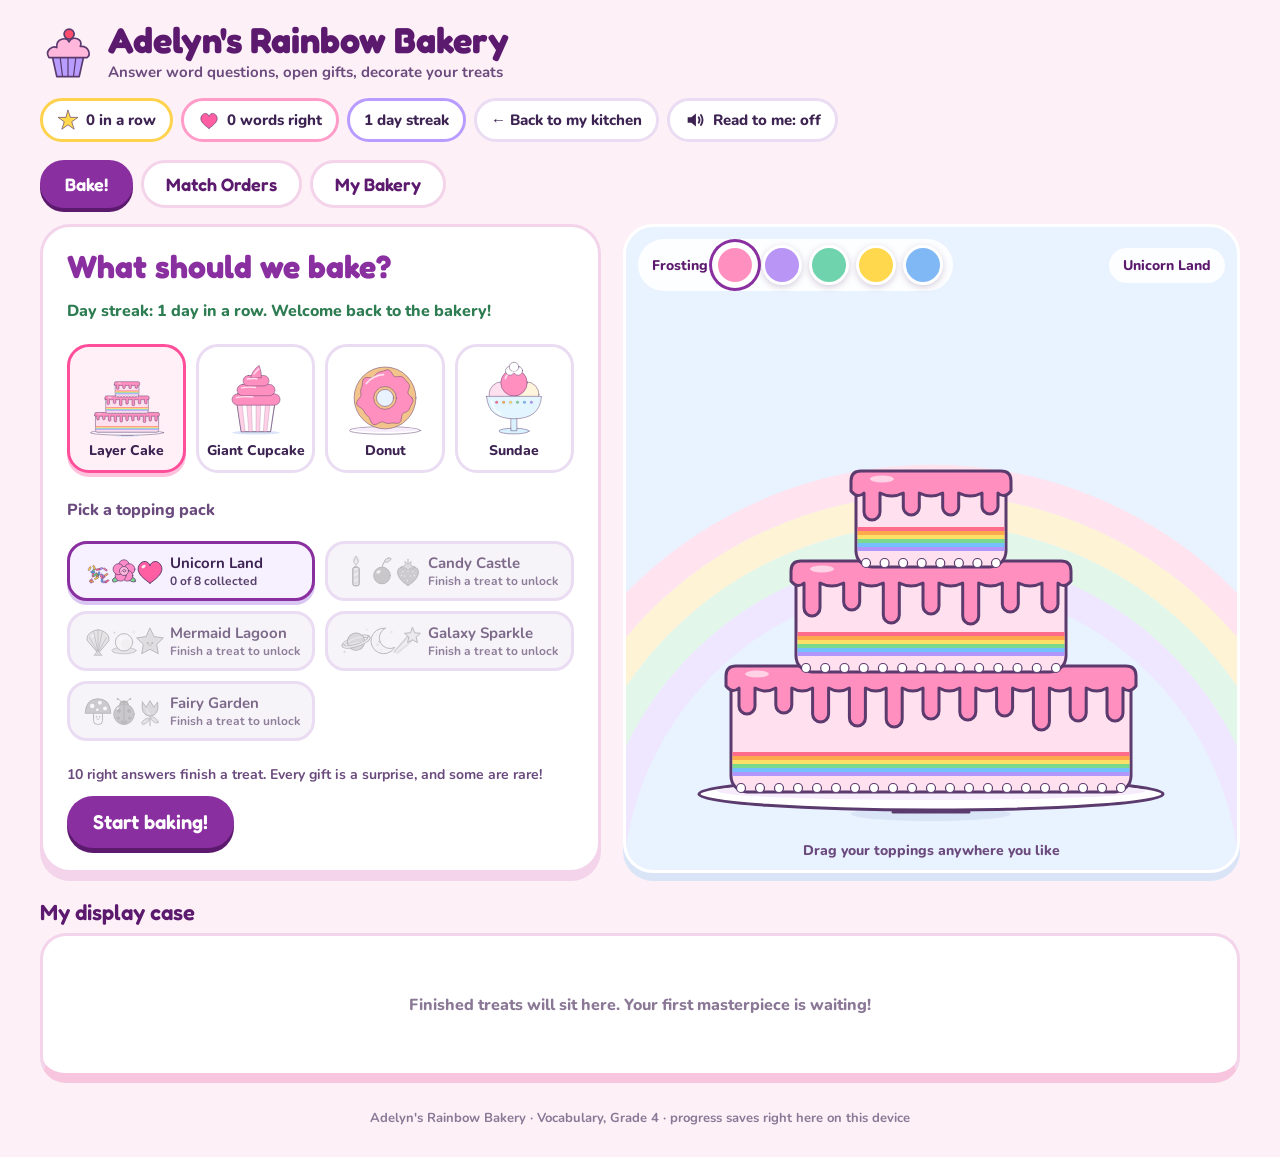
<file: word-bakery/index.html>
<!DOCTYPE html>
<html lang="en">
<head>
<meta charset="UTF-8">
<meta name="viewport" content="width=device-width, initial-scale=1.0">
<title>Adelyn's Rainbow Bakery</title>
<link rel="preconnect" href="https://fonts.googleapis.com">
<link href="https://fonts.googleapis.com/css2?family=Fredoka:wght@500;600;700&family=Nunito:wght@600;700;800&display=swap" rel="stylesheet">
<style>
:root{--plum:#5c1a6e;--ink:#3d2352;--soft:#6b4a7e;--pink:#ff4f9a;--bg:#fdf0f7;--sky:#e9f2ff;--line:#f3d4ea;--btn:#8a2fa0}
*{box-sizing:border-box}
body{margin:0;background:var(--bg);color:var(--ink);font-family:'Nunito',system-ui,-apple-system,'Segoe UI',sans-serif;font-weight:700}
.disp{font-family:'Fredoka','Nunito',system-ui,sans-serif}
.ol{stroke:#5b3a6e;stroke-width:3;stroke-linejoin:round;stroke-linecap:round}
.ol2{stroke:#5b3a6e;stroke-width:2.2;stroke-linejoin:round;stroke-linecap:round}
.ol1{stroke:#5b3a6e;stroke-width:1.2}
button{font-family:inherit}
button:focus-visible,input:focus-visible,summary:focus-visible{outline:3px solid var(--pink);outline-offset:2px}
.wrap{max-width:1240px;margin:0 auto;padding:22px 20px 30px}

/* header */
.site-top{display:flex;align-items:center;justify-content:space-between;gap:16px;flex-wrap:wrap}
.brand{display:flex;align-items:center;gap:12px}
.brand h1{margin:0;font-size:clamp(26px,4vw,36px);line-height:1;color:var(--plum)}
.subtitle{font-size:15px;color:var(--soft);margin-top:4px}
.pills{display:flex;gap:8px;flex-wrap:wrap}
.pill{display:flex;align-items:center;gap:7px;padding:8px 14px;background:#fff;border-radius:999px;border:3px solid #eadcf2;font:800 15px 'Nunito',sans-serif;color:var(--ink);min-height:44px}
.toggle{cursor:pointer}
.toggle.on{background:var(--btn);border-color:var(--btn);color:#fff}

/* tabs */
.tabs{display:flex;gap:8px;margin:18px 0 16px;flex-wrap:wrap}
.tab{border:3px solid var(--line);background:#fff;color:var(--plum);font:600 18px 'Fredoka',sans-serif;padding:10px 22px;border-radius:999px;cursor:pointer;min-height:48px}
.tab.active{background:var(--btn);border-color:var(--btn);color:#fff;box-shadow:0 4px 0 #5c1a6e}

.card{background:#fff;border-radius:30px;border:3px solid var(--line);box-shadow:0 8px 0 var(--line);padding:22px 24px}
.title{margin:0;font-size:32px;color:var(--btn);line-height:1.1}
.label{font-size:16px;font-weight:800;color:var(--soft);margin:14px 0 8px}
.small{font-size:14px;color:var(--soft)}
.lead{font-size:18px;font-weight:800;color:var(--soft);line-height:1.35}
.big-lead{color:var(--ink);font-size:19px}
.note-good{font-size:16px;font-weight:800;color:#2e7d52;margin-top:4px}
.grow{flex:1 1 auto;min-height:6px}
.center{display:flex;flex-direction:column;align-items:center;justify-content:center;gap:16px;text-align:center;flex:1}
.center.left{align-items:stretch;text-align:left}
.card-foot{display:flex;justify-content:space-between;align-items:flex-end;gap:12px;flex-wrap:wrap;margin-top:12px}
.row-c{display:flex;gap:10px;justify-content:center}
.row-b{display:flex;justify-content:space-between;align-items:center;gap:10px;flex-wrap:wrap}
.pinkline{font-size:14px;font-weight:800;color:#c2266a}

/* buttons */
.btn{border:none;cursor:pointer;background:var(--btn);color:#fff;font:600 20px 'Fredoka',sans-serif;padding:13px 26px;border-radius:999px;box-shadow:0 5px 0 #5c1a6e;min-height:52px}
.btn:hover{background:#9b3bb2}.btn:active{transform:translateY(3px);box-shadow:0 2px 0 #5c1a6e}
.btn2{white-space:nowrap;flex:none;border:2.5px solid #b99cff;cursor:pointer;background:#fff;color:var(--plum);font:800 15px 'Nunito',sans-serif;padding:8px 14px;border-radius:999px;min-height:44px;display:inline-flex;align-items:center;gap:6px}
.btn2:hover{background:#f4eeff}
.link{border:none;background:none;cursor:pointer;color:var(--btn);font:800 16px 'Nunito',sans-serif;text-decoration:underline;text-underline-offset:3px;padding:10px 0;min-height:44px}

/* bake layout */
.bake-grid{display:grid;grid-template-columns:minmax(0,1fr) minmax(0,1.1fr);gap:22px;align-items:stretch}
@media (max-width:900px){.bake-grid{grid-template-columns:1fr}}
.qcard{display:flex;flex-direction:column;gap:12px;min-height:560px}
.qtop{display:flex;justify-content:space-between;align-items:center;gap:10px;flex-wrap:wrap}
.chip{padding:6px 14px;border-radius:999px;background:#f1e6ff;color:var(--plum);font-weight:800;font-size:14px}
.progress{display:flex;align-items:center;gap:10px;font-weight:800;font-size:14px;color:var(--soft)}
.bar{width:120px;height:14px;border-radius:999px;background:#f3eaf7;overflow:hidden;border:2px solid #eadcf2}
.bar div{height:100%;border-radius:999px;background:linear-gradient(90deg,#ff6b8b,#ffa94d,#ffe066,#7bd88f,#74c0fc,#b197fc);transition:width .5s}
.qhead{display:flex;justify-content:space-between;align-items:flex-start;gap:12px}
.big{font-size:clamp(34px,5vw,46px);font-weight:700;line-height:1.05;color:var(--btn);overflow-wrap:anywhere}
.mid{font-size:clamp(19px,2.4vw,23px);font-weight:500;line-height:1.35;color:var(--ink)}
.opts{display:grid;grid-template-columns:repeat(2,minmax(0,1fr));gap:12px}
@media (max-width:520px){.opts{grid-template-columns:1fr}}
.ans{display:flex;align-items:center;gap:12px;text-align:left;min-height:80px;padding:12px 14px;border-radius:22px;border:3px solid;font:700 16px/1.3 'Nunito',sans-serif;color:var(--ink);cursor:pointer;box-shadow:0 5px 0 rgba(91,58,110,.18);transition:transform .12s}
.ans:hover{transform:translateY(-3px)}
.ans:active{transform:translateY(2px);box-shadow:0 2px 0 rgba(91,58,110,.18)}
.a0{background:#ffe0ee;border-color:#ff9cc8}.a1{background:#ece3ff;border-color:#b99cff}.a2{background:#dcf7ec;border-color:#7fd6b2}.a3{background:#fff4c7;border-color:#ffd24d}
.letter{flex:none;width:38px;height:38px;border-radius:13px;background:#fff;border:2.5px solid #5b3a6e;display:flex;align-items:center;justify-content:center;font:700 17px 'Fredoka',sans-serif}
.slots{display:flex;gap:6px;flex-wrap:wrap;justify-content:center;min-height:52px;margin-top:6px}
.slotch{width:36px;height:48px;border-bottom:4px solid #ff8cc6;display:flex;align-items:flex-end;justify-content:center;font:700 28px 'Fredoka',sans-serif;color:var(--btn)}
.tiles{display:flex;gap:8px;flex-wrap:wrap;justify-content:center}
.tile{width:46px;height:52px;border-radius:14px;border:3px solid #b99cff;background:#f4eeff;font:700 24px 'Fredoka',sans-serif;color:var(--plum);cursor:pointer;box-shadow:0 4px 0 #d6c6f5}
.tile:hover{transform:translateY(-2px)}
.tile:disabled{opacity:.25;cursor:default;transform:none}
.hintbox{padding:10px 14px;border-radius:18px;background:#fff8e0;border:2px dashed #ffd24d;font-size:15px;line-height:1.35}
.yay{font-size:38px;font-weight:700;color:#2e7d52}
.oops{font-size:34px;font-weight:700;color:var(--plum)}
.es-card{display:flex;flex-direction:column;gap:6px;padding:14px 18px;border-radius:24px;background:#fff8e0;border:3px solid #ffd24d}
.es-label{font-size:13px;font-weight:800;letter-spacing:.06em;text-transform:uppercase;color:#8a5c00}
.es-row{display:flex;align-items:center;justify-content:space-between;gap:12px}
.es-word{font-size:30px;font-weight:700;color:var(--plum)}
.es-ex{font-size:17px;line-height:1.35}

/* start screen */
.treat-pick{display:grid;grid-template-columns:repeat(4,minmax(0,1fr));gap:10px;margin-top:10px}
.treatbtn{display:flex;flex-direction:column;align-items:center;gap:4px;padding:8px 4px 10px;border-radius:22px;border:3px solid #eadcf2;background:#fff;cursor:pointer;font:800 14px 'Nunito',sans-serif;color:var(--ink)}
.treatbtn .mini{width:78%}
.treatbtn.on{border-color:var(--pink);background:#fff0f7;box-shadow:0 4px 0 #ffc2dd}
.pack-pick{display:grid;grid-template-columns:repeat(2,minmax(0,1fr));gap:10px}
@media (max-width:520px){.pack-pick{grid-template-columns:1fr}.treat-pick{grid-template-columns:repeat(2,minmax(0,1fr))}}
.packbtn{display:flex;align-items:center;gap:10px;padding:8px 12px;border-radius:20px;border:3px solid #eadcf2;background:#fff;cursor:pointer;text-align:left;font:800 15px 'Nunito',sans-serif;color:var(--ink);min-height:60px}
.packbtn.on{border-color:var(--btn);background:#f7f0ff;box-shadow:0 4px 0 #d9c6f2}
.packbtn:disabled{cursor:default;background:#f7f4f9;color:#7d6a8a}
.packbtn:disabled .thumbs{filter:grayscale(1);opacity:.35}
.thumbs{display:flex;flex:none}
.thumb{width:32px;height:32px;margin-right:-6px;display:block}
.thumb svg{width:100%;height:100%}
.pk{display:flex;flex-direction:column}.pk small{font-size:12px;font-weight:700;opacity:.85}

/* gift + reveal */
.gifts{display:flex;gap:14px;justify-content:center;flex-wrap:wrap}
.giftbtn{border:none;background:none;cursor:pointer;padding:4px;border-radius:24px}
.giftbtn:hover svg{transform:translateY(-6px) scale(1.05)}
.giftbtn svg{transition:transform .15s;display:block}
.wiggle{display:block;animation:wig 1.6s ease-in-out infinite}
@keyframes wig{0%,100%{transform:rotate(0)}10%{transform:rotate(-6deg)}20%{transform:rotate(6deg)}30%{transform:rotate(-3deg)}40%{transform:rotate(0)}}
.reveal{width:190px;height:190px;border-radius:40px;background:#fff5fb;border:3px solid #ff9cc8;display:flex;align-items:center;justify-content:center;padding:20px}
.reveal svg{width:100%;height:100%}
.rare-badge{padding:6px 18px;border-radius:999px;background:#ffd54f;color:var(--plum);font:700 20px 'Fredoka',sans-serif;border:3px solid #5b3a6e;animation:tw 1s ease-in-out infinite alternate}
.new-badge{padding:5px 14px;border-radius:999px;background:#dcf7ec;color:#1f6b45;font:800 15px 'Nunito',sans-serif}
.namein{width:100%;font:700 22px 'Fredoka',sans-serif;color:var(--plum);padding:12px 16px;border-radius:18px;border:3px solid #b99cff;background:#fbf8ff}

/* stage */
.stage-wrap{display:flex}
.stage{position:relative;flex:1;border-radius:30px;background:var(--sky);border:3px solid #fff;box-shadow:0 8px 0 #d9e5f7;overflow:hidden;display:flex;align-items:center;justify-content:center;padding:66px 18px 40px;min-height:560px}
.sky{position:absolute;inset:0;width:100%;height:100%}
.sky path{fill:none;stroke-width:26px}
.stage .treat-box{width:min(100%,520px)}
.stage-top{position:absolute;left:12px;right:12px;top:12px;display:flex;justify-content:space-between;gap:8px;flex-wrap:wrap}
.frost-row{display:flex;align-items:center;gap:7px;padding:6px 10px 6px 14px;background:rgba(255,255,255,.9);border-radius:999px;font-size:14px;font-weight:800;color:var(--plum)}
.sw{width:40px;height:40px;border-radius:50%;border:3px solid #fff;cursor:pointer;box-shadow:0 2px 6px rgba(91,58,110,.25)}
.sw.on{box-shadow:0 0 0 3px #fff,0 0 0 6px var(--btn)}
.pack-badge{padding:8px 14px;background:rgba(255,255,255,.9);border-radius:999px;font-weight:800;font-size:14px;color:var(--plum);align-self:center}
.stage-hint{position:absolute;left:0;right:0;bottom:10px;text-align:center;font-weight:800;font-size:14px;color:var(--soft)}
.treat-box{position:relative;aspect-ratio:1/1;width:100%}
.treat-svg{position:absolute;inset:0;width:100%;height:100%}
.top,.mtop{position:absolute}
.top svg,.mtop svg{width:100%;height:100%;display:block;pointer-events:none;filter:drop-shadow(0 3px 2px rgba(91,58,110,.22))}
.top{cursor:grab;touch-action:none;user-select:none;-webkit-user-select:none}
.top.dragging{cursor:grabbing;z-index:5;filter:drop-shadow(0 8px 6px rgba(91,58,110,.3))}
.pop{animation:pop .75s cubic-bezier(.34,1.56,.64,1) both}
@keyframes pop{0%{transform:translateY(-70px) scale(.2);opacity:0}60%{opacity:1}100%{transform:none;opacity:1}}
.done-spark{position:absolute;inset:0;width:100%;height:100%;pointer-events:none;animation:tw 1.1s ease-in-out infinite alternate}
@keyframes tw{from{opacity:.35}to{opacity:1}}

/* shelf */
.shelf-strip{margin-top:26px}
.shelf-strip h2{margin:0 0 8px;font-size:22px;font-weight:600;color:var(--plum)}
.shelf{display:flex;gap:14px;padding:12px 16px;min-height:150px;border-radius:26px;background:#fff;border:3px solid var(--line);border-bottom:10px solid #f7c6de;align-items:flex-start;overflow-x:auto}
.big-shelf{flex-wrap:wrap}
.shelf-item{display:flex;flex-direction:column;align-items:center;gap:4px;width:130px;flex:none}
.shelf-item .mini{width:122px;border-radius:20px;background:var(--sky);padding:4px}
.shelf-name{font-size:12px;font-weight:800;text-align:center;line-height:1.2}
.shelf-empty{flex:1;align-self:center;text-align:center;font-weight:800;font-size:16px;color:#8a7896}
.mini{position:relative}

/* collection */
.coll-row{margin-bottom:10px}
.coll-name{font:600 17px 'Fredoka',sans-serif;color:var(--plum);margin-bottom:6px}
.coll{display:grid;grid-template-columns:repeat(auto-fill,minmax(84px,1fr));gap:8px}
.coll-item{display:flex;flex-direction:column;align-items:center;gap:3px;padding:8px 4px;border-radius:18px;border:2.5px solid #eadcf2;background:#faf7fc;font-size:11px;font-weight:800;text-align:center;color:#8a7896}
.coll-item svg{width:52px;height:52px;filter:grayscale(1) brightness(1.5);opacity:.3}
.coll-item.got{background:#fff5fb;border-color:#ff9cc8;color:var(--ink)}
.coll-item.got svg{filter:none;opacity:1}
.stats-row{display:flex;gap:18px;flex-wrap:wrap;margin:14px 0;font-size:16px;color:var(--soft)}

/* match mode (kept from the original game, restyled) */
.ticket-label{display:inline-block;padding:6px 14px;border-radius:999px;background:#f1e6ff;color:var(--plum);font-weight:800;font-size:14px;margin-bottom:12px}
.customer-row{display:flex;align-items:center;gap:12px;margin-bottom:14px}
.customer-avatar{flex:none}
.speech-bubble{background:#fff8e0;border:2px solid #ffd24d;border-radius:18px;padding:10px 14px;font-size:16px;line-height:1.35}
.match-grid{display:grid;grid-template-columns:repeat(2,minmax(0,1fr));gap:16px}
.match-col-label{font:600 17px 'Fredoka',sans-serif;color:var(--plum);margin-bottom:8px}
.match-item{padding:12px 14px;margin-bottom:8px;border-radius:16px;border:3px solid #eadcf2;background:#fff;cursor:pointer;font-size:15px;line-height:1.3;min-height:48px}
.match-item:hover{background:#faf5ff}
.match-item.selected{border-color:var(--btn);background:#f4eeff}
.match-item.matched{border-color:#2e9e62;background:#d3f8e0;cursor:default;opacity:.8}
.match-item.wrong-flash{border-color:#d9475f;background:#ffe3e6}
.feedback{min-height:26px;margin-top:10px;font-size:17px;font-weight:800}
.feedback.good{color:#2e7d52}.feedback.bad{color:#b3243c}
.next-btn{display:none;margin-top:12px;border:none;cursor:pointer;background:var(--btn);color:#fff;font:600 18px 'Fredoka',sans-serif;padding:12px 24px;border-radius:999px;box-shadow:0 5px 0 #5c1a6e;min-height:48px}
.next-btn.show{display:inline-block}
.combo-tag{display:inline-block;margin-left:8px;padding:3px 10px;border-radius:999px;background:#ffd54f;color:var(--plum);font-size:13px}
.confetti-piece{position:fixed;top:-10px;width:10px;height:14px;border-radius:3px;z-index:50;pointer-events:none}

/* parent settings (kept) */
.parent-settings{margin-top:22px;border-top:2px dashed #eadcf2;padding-top:14px}
.parent-settings summary{cursor:pointer;font:600 17px 'Fredoka',sans-serif;color:var(--soft);min-height:44px;display:flex;align-items:center}
.settings-body{font-size:15px;font-weight:700;line-height:1.5}
.settings-body input{font:700 15px 'Nunito',sans-serif;padding:8px 10px;border-radius:10px;border:2px solid #d9c6f2;margin:4px 0}
.settings-save-btn{border:none;background:var(--btn);color:#fff;font:700 14px 'Nunito',sans-serif;padding:9px 14px;border-radius:999px;cursor:pointer;margin:4px 0 4px 6px;min-height:40px}
.settings-note{font-size:13px;color:var(--soft);font-weight:700}
.box-section-title{font:600 16px 'Fredoka',sans-serif;color:var(--plum);margin:14px 0 6px}
.report-row{padding:6px 0;border-bottom:1px solid #f1e6f5;font-size:14px}
.report-correct{color:#1f6b45}.report-wrong{color:#9e1f36}

footer{margin-top:26px;text-align:center;font-size:13px;color:#8a7896}
@media (prefers-reduced-motion:reduce){*{animation:none!important;transition:none!important}}

</style>
</head>
<body>
<div class="wrap">
  <header class="site-top">
    <div class="brand">
      <svg viewBox="0 0 100 100" width="56" height="56" aria-hidden="true">
        <path d="M22 58 L30 94 L70 94 L78 58 Z" fill="#b99cff" class="ol"/>
        <path d="M36 60 L40 92 M50 60 L50 92 M64 60 L60 92" fill="none" class="ol2"/>
        <path d="M16 60 C8 48 22 38 30 42 C28 26 48 22 52 32 C58 20 78 26 72 40 C86 38 92 54 84 60 Z" fill="#ffb8dc" class="ol"/>
        <circle cx="52" cy="18" r="9" fill="#ff4d6d" class="ol"/>
      </svg>
      <div>
        <h1 class="disp">Adelyn's Rainbow Bakery</h1>
        <div class="subtitle">Answer word questions, open gifts, decorate your treats</div>
      </div>
    </div>
    <div class="pills">
      <div class="pill" style="border-color:#ffd24d">
        <svg viewBox="0 0 100 100" width="22" height="22" aria-hidden="true"><polygon points="50,6 61,38 95,38 67,58 78,92 50,72 22,92 33,58 5,38 39,38" fill="#ffd84d" class="ol"/></svg>
        <span id="streakStat">0 in a row</span>
      </div>
      <div class="pill" style="border-color:#ff9cc8">
        <svg viewBox="0 0 100 100" width="22" height="22" aria-hidden="true"><path d="M50 88 C20 68 6 50 16 32 C26 14 46 18 50 34 C54 18 74 14 84 32 C94 50 80 68 50 88 Z" fill="#ff5fa2" class="ol"/></svg>
        <span id="rightStat">0 words right</span>
      </div>
      <div class="pill" style="border-color:#b99cff"><span id="dayStat">0 day streak</span></div>
      <a class="pill toggle" id="backToKitchen" href="../beta.html" style="text-decoration:none">← Back to my kitchen</a>
      <button class="pill toggle" id="readToggle"><svg viewBox="0 0 24 24" width="22" height="22" aria-hidden="true"><path d="M4 9 H8 L13 5 V19 L8 15 H4 Z" fill="currentColor"/><path d="M16 9 Q18 12 16 15 M18.5 6.5 Q22 12 18.5 17.5" fill="none" stroke="currentColor" stroke-width="2" stroke-linecap="round"/></svg><span>Read to me: off</span></button>
    </div>
  </header>

  <nav class="tabs">
    <button class="tab active" data-mode="quiz">Bake!</button>
    <button class="tab" data-mode="match">Match Orders</button>
    <button class="tab" data-mode="shop">My Bakery</button>
  </nav>

  <div id="gameCard"></div>

  <footer>Adelyn's Rainbow Bakery &middot; Vocabulary, Grade 4 &middot; progress saves right here on this device</footer>
</div>

<script>

// ---------- Word bank ----------
// Pulled straight from Adelyn's real Vocabulary & Reading curriculum
// (root words + frequency words, all 36 weeks).
//
// HOW TO ADVANCE HER PACING:
// state.currentWeek (default 1) is the highest week she's been taught —
// it should always match her current_week pointer in the ELA Pastry
// Kitchen app. It's editable right in the game: My Bakery tab -> Parent
// Settings. Words from any week ABOVE currentWeek are never shown, in
// quiz, match, or the treat shelf — she can't stumble onto vocab she
// hasn't been taught yet. The current week and the one before it count
// as "active" (shown most often); everything taught before that becomes
// review material, cycled back in less often, with anything she's missed
// prioritized until she gets it right twice in a row.
const ACTIVE_WINDOW = 2;

const WORDS = [{"id":"w1_telephone","week":1,"word":"telephone","type":"root","rootFamily":"TELE- — far, far off (Greek prefix)","rootNote":"tele- (far) + phone (sound)","definition":"a device used to talk to someone who is far away","example":"Adelyn called her grandmother on the telephone to tell her about the trip."},{"id":"w1_television","week":1,"word":"television","type":"root","rootFamily":"TELE- — far, far off (Greek prefix)","rootNote":"tele- (far) + vision (to see)","definition":"a device that shows moving pictures and sound sent from far away","example":"The family watched a nature show on television after dinner."},{"id":"w1_telescope","week":1,"word":"telescope","type":"root","rootFamily":"TELE- — far, far off (Greek prefix)","rootNote":"tele- (far) + scope (to look at)","definition":"a tool that makes faraway objects, like stars, look closer","example":"Through the telescope, Adelyn could see the craters on the moon."},{"id":"w1_however","week":1,"word":"however","type":"frequency","rootFamily":null,"rootNote":null,"definition":"used to introduce a statement that contrasts with something already said","example":"Adelyn wanted to go to the beach; however, it started raining."},{"id":"w1_although","week":1,"word":"although","type":"frequency","rootFamily":null,"rootNote":null,"definition":"even though; despite the fact that","example":"Although she was tired, Adelyn finished her stretching routine."},{"id":"w1_particular","week":1,"word":"particular","type":"frequency","rootFamily":null,"rootNote":null,"definition":"specific; one certain thing and not others","example":"Kenley had one particular market stall she visited every week."},{"id":"w2_paragraph","week":2,"word":"paragraph","type":"root","rootFamily":"GRAPH / GRAM — write (Greek root)","rootNote":"para- (beside) + graph (write)","definition":"a group of sentences about one main idea","example":"Adelyn wrote a paragraph describing her favorite market in Lisbon."},{"id":"w2_biography","week":2,"word":"biography","type":"root","rootFamily":"GRAPH / GRAM — write (Greek root)","rootNote":"bio- (life) + graph (write)","definition":"a true story of a person's life written by someone else","example":"Kenley read a biography about a famous inventor."},{"id":"w2_photograph","week":2,"word":"photograph","type":"root","rootFamily":"GRAPH / GRAM — write (Greek root)","rootNote":"photo- (light) + graph (write)","definition":"a picture made using light, usually with a camera","example":"Dad took a photograph of the sunset over the mountains."},{"id":"w2_determine","week":2,"word":"determine","type":"frequency","rootFamily":null,"rootNote":null,"definition":"to decide something after careful thought; to figure out","example":"They used a map to determine the fastest route to the museum."},{"id":"w2_additional","week":2,"word":"additional","type":"frequency","rootFamily":null,"rootNote":null,"definition":"extra; more than what is already there","example":"The teacher gave Adelyn an additional worksheet for practice."},{"id":"w2_recognize","week":2,"word":"recognize","type":"frequency","rootFamily":null,"rootNote":null,"definition":"to know or identify someone or something from before","example":"Adelyn didn't recognize the city at night with all the lights."},{"id":"w3_transport","week":3,"word":"transport","type":"root","rootFamily":"PORT — carry (Latin root)","rootNote":"trans- (across) + port (carry)","definition":"to carry people or things from one place to another","example":"A big ship can transport hundreds of shipping containers across the ocean."},{"id":"w3_portable","week":3,"word":"portable","type":"root","rootFamily":"PORT — carry (Latin root)","rootNote":"port (carry) + -able (able to be)","definition":"able to be carried or moved easily","example":"Adelyn packed a portable speaker for the long train ride."},{"id":"w3_report","week":3,"word":"report","type":"root","rootFamily":"PORT — carry (Latin root)","rootNote":"re- (back) + port (carry)","definition":"to carry information back and share it with others","example":"Adelyn will report on what she learned about Portuguese history."},{"id":"w3_purpose","week":3,"word":"purpose","type":"frequency","rootFamily":null,"rootNote":null,"definition":"the reason something is done; a goal","example":"The purpose of the trip was to visit Kenley's old friend."},{"id":"w3_environment","week":3,"word":"environment","type":"frequency","rootFamily":null,"rootNote":null,"definition":"the surroundings or conditions in which someone lives","example":"The rainforest environment was hot, humid, and full of sound."},{"id":"w3_achieve","week":3,"word":"achieve","type":"frequency","rootFamily":null,"rootNote":null,"definition":"to succeed in reaching a goal","example":"Adelyn worked hard all year to achieve a perfect cartwheel."},{"id":"w4_predict","week":4,"word":"predict","type":"root","rootFamily":"DICT — say, speak (Latin root)","rootNote":"pre- (before) + dict (say)","definition":"to say what will happen before it happens","example":"Kenley tried to predict how the soup would taste before adding the spices."},{"id":"w4_dictionary","week":4,"word":"dictionary","type":"root","rootFamily":"DICT — say, speak (Latin root)","rootNote":"dict (say/word) + -ary (place/collection)","definition":"a book that lists words and their meanings","example":"When Adelyn didn't know a word, she looked it up in the dictionary."},{"id":"w4_dictate","week":4,"word":"dictate","type":"root","rootFamily":"DICT — say, speak (Latin root)","rootNote":"dict (say) + -ate (to do)","definition":"to say words aloud for someone else to write down","example":"Mom dictated the grocery list while Adelyn wrote it down."},{"id":"w4_ordinary","week":4,"word":"ordinary","type":"frequency","rootFamily":null,"rootNote":null,"definition":"normal; not special or unusual","example":"It was just an ordinary Tuesday until the surprise phone call."},{"id":"w4_opportunity","week":4,"word":"opportunity","type":"frequency","rootFamily":null,"rootNote":null,"definition":"a chance to do something","example":"Living abroad gave Adelyn the opportunity to learn Spanish."},{"id":"w4_various","week":4,"word":"various","type":"frequency","rootFamily":null,"rootNote":null,"definition":"several different","example":"The market sold various spices from all over the region."},{"id":"w5_inspect","week":5,"word":"inspect","type":"root","rootFamily":"SPECT — look, see (Latin root)","rootNote":"in- (into) + spect (look)","definition":"to look at something closely and carefully","example":"The mechanic will inspect the van before our long road trip."},{"id":"w5_respect","week":5,"word":"respect","type":"root","rootFamily":"SPECT — look, see (Latin root)","rootNote":"re- (again) + spect (look)","definition":"a feeling of admiration for someone; to treat someone with consideration","example":"Adelyn showed respect for her coach by listening carefully."},{"id":"w5_spectator","week":5,"word":"spectator","type":"root","rootFamily":"SPECT — look, see (Latin root)","rootNote":"spect (look) + -ator (one who)","definition":"a person who watches an event without taking part","example":"Hundreds of spectators cheered from the stands during the gymnastics meet."},{"id":"w5_especially","week":5,"word":"especially","type":"frequency","rootFamily":null,"rootNote":null,"definition":"more than usual; particularly","example":"Adelyn loves fruit, especially mangoes."},{"id":"w5_considerable","week":5,"word":"considerable","type":"frequency","rootFamily":null,"rootNote":null,"definition":"fairly large in amount or size","example":"It took a considerable amount of time to pack for the trip."},{"id":"w5_eventually","week":5,"word":"eventually","type":"frequency","rootFamily":null,"rootNote":null,"definition":"after some time; in the end","example":"The rain stopped eventually, and they went outside to play."},{"id":"w6_construct","week":6,"word":"construct","type":"root","rootFamily":"STRUCT — build (Latin root)","rootNote":"con- (together) + struct (build)","definition":"to build or put something together","example":"The workers used bamboo scaffolding to construct the new building."},{"id":"w6_instruct","week":6,"word":"instruct","type":"root","rootFamily":"STRUCT — build (Latin root)","rootNote":"in- (in) + struct (build)","definition":"to teach or give directions","example":"The coach will instruct the class on a new stretching routine."},{"id":"w6_structure","week":6,"word":"structure","type":"root","rootFamily":"STRUCT — build (Latin root)","rootNote":"struct (build) + -ure (result of)","definition":"something that has been built; the way parts are arranged","example":"The old stone structure had stood in the village for centuries."},{"id":"w6_appropriate","week":6,"word":"appropriate","type":"frequency","rootFamily":null,"rootNote":null,"definition":"suitable or correct for the situation","example":"Kenley picked an appropriate outfit for the fancy dinner."},{"id":"w6_obvious","week":6,"word":"obvious","type":"frequency","rootFamily":null,"rootNote":null,"definition":"easy to see or understand","example":"It was obvious that Adelyn had practiced her routine every day."},{"id":"w6_generally","week":6,"word":"generally","type":"frequency","rootFamily":null,"rootNote":null,"definition":"usually; in most cases","example":"Adelyn generally wakes up early, even on travel days."},{"id":"w7_interrupt","week":7,"word":"interrupt","type":"root","rootFamily":"RUPT — break (Latin root)","rootNote":"inter- (between) + rupt (break)","definition":"to break into a conversation or activity","example":"It's polite to wait your turn instead of interrupting someone."},{"id":"w7_erupt","week":7,"word":"erupt","type":"root","rootFamily":"RUPT — break (Latin root)","rootNote":"e- (out) + rupt (break)","definition":"to burst out suddenly, like a volcano","example":"The tour guide explained how the volcano could erupt without much warning."},{"id":"w7_disrupt","week":7,"word":"disrupt","type":"root","rootFamily":"RUPT — break (Latin root)","rootNote":"dis- (apart) + rupt (break)","definition":"to break apart or interrupt the normal order of something","example":"A power outage disrupted the cooking class for almost an hour."},{"id":"w7_entire","week":7,"word":"entire","type":"frequency","rootFamily":null,"rootNote":null,"definition":"whole; complete","example":"They explored the entire old town in one afternoon."},{"id":"w7_immediately","week":7,"word":"immediately","type":"frequency","rootFamily":null,"rootNote":null,"definition":"right away; at once","example":"Adelyn immediately recognized her cousin at the airport."},{"id":"w7_gradually","week":7,"word":"gradually","type":"frequency","rootFamily":null,"rootNote":null,"definition":"slowly, little by little","example":"Her Spanish improved gradually over the year of travel."},{"id":"w8_describe","week":8,"word":"describe","type":"root","rootFamily":"SCRIB / SCRIPT — write (Latin root)","rootNote":"de- (down) + scrib (write)","definition":"to tell or write details about something","example":"Adelyn tried to describe the taste of the strange new fruit."},{"id":"w8_subscribe","week":8,"word":"subscribe","type":"root","rootFamily":"SCRIB / SCRIPT — write (Latin root)","rootNote":"sub- (under) + scrib (write)","definition":"to sign up to regularly receive something","example":"Kenley asked to subscribe to a cooking magazine."},{"id":"w8_script","week":8,"word":"script","type":"root","rootFamily":"SCRIB / SCRIPT — write (Latin root)","rootNote":"script (write)","definition":"the written words of a play, movie, or speech","example":"The actors memorized their script before the show."},{"id":"w8_numerous","week":8,"word":"numerous","type":"frequency","rootFamily":null,"rootNote":null,"definition":"many","example":"There were numerous stalls selling handmade jewelry."},{"id":"w8_tremendous","week":8,"word":"tremendous","type":"frequency","rootFamily":null,"rootNote":null,"definition":"very great in size or amount","example":"The gymnast made a tremendous effort during her final routine."},{"id":"w8_enormous","week":8,"word":"enormous","type":"frequency","rootFamily":null,"rootNote":null,"definition":"extremely large","example":"The old castle had an enormous courtyard."},{"id":"w9_biology","week":9,"word":"biology","type":"root","rootFamily":"BIO — life (Greek root)","rootNote":"bio- (life) + -logy (study of)","definition":"the scientific study of living things","example":"In biology, Adelyn learned how plants make their own food."},{"id":"w9_antibiotic","week":9,"word":"antibiotic","type":"root","rootFamily":"BIO — life (Greek root)","rootNote":"anti- (against) + bio (life)","definition":"a medicine that fights harmful bacteria","example":"The doctor gave Kenley an antibiotic to help fight the infection."},{"id":"w9_biodegradable","week":9,"word":"biodegradable","type":"root","rootFamily":"BIO — life (Greek root)","rootNote":"bio- (life) + degrade (break down) + -able (able to be)","definition":"able to break down naturally over time","example":"They packed biodegradable utensils for the picnic."},{"id":"w9_rarely","week":9,"word":"rarely","type":"frequency","rootFamily":null,"rootNote":null,"definition":"not often","example":"They rarely stayed in one city for more than a month."},{"id":"w9_frequently","week":9,"word":"frequently","type":"frequency","rootFamily":null,"rootNote":null,"definition":"often; many times","example":"Adelyn frequently practiced her Spanish with the shopkeepers."},{"id":"w9_constantly","week":9,"word":"constantly","type":"frequency","rootFamily":null,"rootNote":null,"definition":"happening all the time, without stopping","example":"The busy market was constantly full of noise and color."},{"id":"w10_photocopy","week":10,"word":"photocopy","type":"root","rootFamily":"PHOTO — light (Greek root)","rootNote":"photo- (light) + copy","definition":"a copy of a document made using a machine that uses light","example":"The teacher made a photocopy of the map for every student."},{"id":"w10_photosynthesis","week":10,"word":"photosynthesis","type":"root","rootFamily":"PHOTO — light (Greek root)","rootNote":"photo- (light) + synthesis (putting together)","definition":"the process plants use to turn sunlight into food","example":"During photosynthesis, a leaf uses sunlight, water, and air to make sugar."},{"id":"w10_photogenic","week":10,"word":"photogenic","type":"root","rootFamily":"PHOTO — light (Greek root)","rootNote":"photo- (light) + gen (produce) + -ic (having qualities of)","definition":"looking good in photographs","example":"Adelyn's cartwheel photo turned out very photogenic."},{"id":"w10_suddenly","week":10,"word":"suddenly","type":"frequency","rootFamily":null,"rootNote":null,"definition":"happening quickly and unexpectedly","example":"Suddenly, the sky turned dark and it began to pour."},{"id":"w10_previously","week":10,"word":"previously","type":"frequency","rootFamily":null,"rootNote":null,"definition":"before now; earlier","example":"They had previously visited that same city two years ago."},{"id":"w10_currently","week":10,"word":"currently","type":"frequency","rootFamily":null,"rootNote":null,"definition":"happening right now","example":"The family is currently living in a small apartment overseas."},{"id":"w11_permit","week":11,"word":"permit","type":"root","rootFamily":"MIT / MIS — send (Latin root)","rootNote":"per- (through) + mit (send)","definition":"to allow something; an official document that gives permission","example":"You need a permit to camp in this national park."},{"id":"w11_submit","week":11,"word":"submit","type":"root","rootFamily":"MIT / MIS — send (Latin root)","rootNote":"sub- (under) + mit (send)","definition":"to hand in or turn something in","example":"Adelyn had to submit her essay before Friday."},{"id":"w11_dismiss","week":11,"word":"dismiss","type":"root","rootFamily":"MIT / MIS — send (Latin root)","rootNote":"dis- (away) + miss (send)","definition":"to send away or allow to leave","example":"The teacher will dismiss the class when the bell rings."},{"id":"w11_approximately","week":11,"word":"approximately","type":"frequency","rootFamily":null,"rootNote":null,"definition":"close to an exact amount; about","example":"The hike took approximately three hours to finish."},{"id":"w11_examine","week":11,"word":"examine","type":"frequency","rootFamily":null,"rootNote":null,"definition":"to look at something closely and carefully","example":"The doctor examined Adelyn's ankle after her fall."},{"id":"w11_observe","week":11,"word":"observe","type":"frequency","rootFamily":null,"rootNote":null,"definition":"to watch something carefully","example":"They stopped to observe the birds building a nest."},{"id":"w12_visible","week":12,"word":"visible","type":"root","rootFamily":"VIS / VID — see (Latin root)","rootNote":"vis (see) + -ible (able to be)","definition":"able to be seen","example":"From the rooftop, the entire old city was visible."},{"id":"w12_invisible","week":12,"word":"invisible","type":"root","rootFamily":"VIS / VID — see (Latin root)","rootNote":"in- (not) + vis (see) + -ible (able to be)","definition":"not able to be seen","example":"The tiny insect was almost invisible against the green leaf."},{"id":"w12_vision","week":12,"word":"vision","type":"root","rootFamily":"VIS / VID — see (Latin root)","rootNote":"vis (see) + -ion (act of)","definition":"the ability to see; a picture in the mind of a future goal","example":"Adelyn's eye doctor checked her vision before the trip."},{"id":"w12_compare","week":12,"word":"compare","type":"frequency","rootFamily":null,"rootNote":null,"definition":"to look at two or more things to see how they are alike or different","example":"Adelyn compared the price of mangoes at two different stalls."},{"id":"w12_contrast","week":12,"word":"contrast","type":"frequency","rootFamily":null,"rootNote":null,"definition":"a difference between two things","example":"There was a clear contrast between the busy city and the quiet countryside."},{"id":"w12_illustrate","week":12,"word":"illustrate","type":"frequency","rootFamily":null,"rootNote":null,"definition":"to explain or show something clearly, often with pictures or examples","example":"The teacher used a diagram to illustrate how volcanoes erupt."},{"id":"w13_audience","week":13,"word":"audience","type":"root","rootFamily":"AUD — hear (Latin root)","rootNote":"aud (hear) + -ience (state of)","definition":"a group of people watching or listening to a performance","example":"The audience clapped loudly after the gymnastics routine."},{"id":"w13_audible","week":13,"word":"audible","type":"root","rootFamily":"AUD — hear (Latin root)","rootNote":"aud (hear) + -ible (able to be)","definition":"loud enough to be heard","example":"Her whisper was barely audible over the noisy market."},{"id":"w13_audio","week":13,"word":"audio","type":"root","rootFamily":"AUD — hear (Latin root)","rootNote":"aud (hear) + -io","definition":"sound, especially recorded or broadcast sound","example":"The museum offered an audio guide in five languages."},{"id":"w13_summarize","week":13,"word":"summarize","type":"frequency","rootFamily":null,"rootNote":null,"definition":"to give the main points of something in a shorter form","example":"Adelyn summarized the chapter in just three sentences."},{"id":"w13_conclude","week":13,"word":"conclude","type":"frequency","rootFamily":null,"rootNote":null,"definition":"to decide something after considering the facts; to end","example":"After weighing both trails, they concluded the shorter one was better."},{"id":"w13_suggest","week":13,"word":"suggest","type":"frequency","rootFamily":null,"rootNote":null,"definition":"to offer an idea or plan for someone to consider","example":"Kenley suggested they try the small bakery on the corner."},{"id":"w14_thermometer","week":14,"word":"thermometer","type":"root","rootFamily":"THERM — heat (Greek root)","rootNote":"therm (heat) + meter (measure)","definition":"a tool used to measure temperature","example":"The thermometer showed it was over 90 degrees outside."},{"id":"w14_thermal","week":14,"word":"thermal","type":"root","rootFamily":"THERM — heat (Greek root)","rootNote":"therm (heat) + -al (relating to)","definition":"relating to heat","example":"They wore thermal socks to stay warm on the mountain hike."},{"id":"w14_thermos","week":14,"word":"thermos","type":"root","rootFamily":"THERM — heat (Greek root)","rootNote":"therm (heat)","definition":"a container that keeps drinks hot or cold for a long time","example":"Kenley packed hot soup in a thermos for the train ride."},{"id":"w14_indicate","week":14,"word":"indicate","type":"frequency","rootFamily":null,"rootNote":null,"definition":"to show or point out","example":"Dark clouds indicated that a storm was coming."},{"id":"w14_reveal","week":14,"word":"reveal","type":"frequency","rootFamily":null,"rootNote":null,"definition":"to make something known that was hidden","example":"The old letter revealed a secret about the house's history."},{"id":"w14_demonstrate","week":14,"word":"demonstrate","type":"frequency","rootFamily":null,"rootNote":null,"definition":"to show clearly how something works or is done","example":"The coach demonstrated the correct way to land a cartwheel."},{"id":"w15_automatic","week":15,"word":"automatic","type":"root","rootFamily":"AUTO — self (Greek root)","rootNote":"auto- (self) + -matic (acting)","definition":"happening by itself, without a person controlling it","example":"The automatic doors opened as soon as they walked close."},{"id":"w15_automobile","week":15,"word":"automobile","type":"root","rootFamily":"AUTO — self (Greek root)","rootNote":"auto- (self) + mobile (moving)","definition":"a car; a self-moving vehicle","example":"The family rented an automobile to explore the countryside."},{"id":"w15_autopilot","week":15,"word":"autopilot","type":"root","rootFamily":"AUTO — self (Greek root)","rootNote":"auto- (self) + pilot","definition":"a system that flies a plane or steers a ship without a person controlling it directly","example":"The pilot switched to autopilot once the plane reached cruising height."},{"id":"w15_establish","week":15,"word":"establish","type":"frequency","rootFamily":null,"rootNote":null,"definition":"to set up or create something that will last","example":"The family worked to establish a daily homeschool routine while traveling."},{"id":"w15_maintain","week":15,"word":"maintain","type":"frequency","rootFamily":null,"rootNote":null,"definition":"to keep something going or in good condition","example":"It takes practice to maintain flexibility in gymnastics."},{"id":"w15_require","week":15,"word":"require","type":"frequency","rootFamily":null,"rootNote":null,"definition":"to need something","example":"The recipe requires fresh basil and ripe tomatoes."},{"id":"w16_geography","week":16,"word":"geography","type":"root","rootFamily":"GEO — earth (Greek root)","rootNote":"geo- (earth) + graph (write)","definition":"the study of Earth's land, features, and people","example":"In geography class, Adelyn learned about the mountains of South America."},{"id":"w16_geology","week":16,"word":"geology","type":"root","rootFamily":"GEO — earth (Greek root)","rootNote":"geo- (earth) + -logy (study of)","definition":"the study of rocks, minerals, and the structure of the Earth","example":"The geology teacher brought in samples of volcanic rock."},{"id":"w16_geometry","week":16,"word":"geometry","type":"root","rootFamily":"GEO — earth (Greek root)","rootNote":"geo- (earth) + -metry (measurement)","definition":"the branch of math that studies shapes, sizes, and space","example":"Adelyn used geometry to figure out the angles of the kite she built."},{"id":"w16_accomplish","week":16,"word":"accomplish","type":"frequency","rootFamily":null,"rootNote":null,"definition":"to successfully complete something","example":"Adelyn accomplished her goal of learning ten new words a week."},{"id":"w16_attempt","week":16,"word":"attempt","type":"frequency","rootFamily":null,"rootNote":null,"definition":"to try to do something","example":"She made a brave attempt at the new gymnastics trick."},{"id":"w16_succeed","week":16,"word":"succeed","type":"frequency","rootFamily":null,"rootNote":null,"definition":"to achieve a desired result","example":"After many tries, Adelyn finally succeeded at the backflip."},{"id":"w17_triangle","week":17,"word":"triangle","type":"root","rootFamily":"TRI- — three (Latin/Greek prefix)","rootNote":"tri- (three) + angle","definition":"a shape with three sides and three angles","example":"The roof of the little cabin was shaped like a triangle."},{"id":"w17_tricycle","week":17,"word":"tricycle","type":"root","rootFamily":"TRI- — three (Latin/Greek prefix)","rootNote":"tri- (three) + cycle (wheel)","definition":"a vehicle with three wheels","example":"Adelyn's little cousin loves riding his tricycle around the courtyard."},{"id":"w17_tripod","week":17,"word":"tripod","type":"root","rootFamily":"TRI- — three (Latin/Greek prefix)","rootNote":"tri- (three) + pod (foot)","definition":"a three-legged stand used to hold a camera steady","example":"Dad set up the tripod to film Adelyn's cartwheel."},{"id":"w17_struggle","week":17,"word":"struggle","type":"frequency","rootFamily":null,"rootNote":null,"definition":"to try hard to do something difficult","example":"Kenley struggled at first to read the foreign menu."},{"id":"w17_hesitate","week":17,"word":"hesitate","type":"frequency","rootFamily":null,"rootNote":null,"definition":"to pause because of uncertainty","example":"Adelyn didn't hesitate before jumping into the pool."},{"id":"w17_wonder","week":17,"word":"wonder","type":"frequency","rootFamily":null,"rootNote":null,"definition":"to think about something with curiosity","example":"Adelyn began to wonder how far away the stars really were."},{"id":"w18_unhappy","week":18,"word":"unhappy","type":"root","rootFamily":"UN- — not (prefix)","rootNote":"un- (not) + happy","definition":"not happy; sad","example":"Adelyn felt unhappy when the rain canceled the picnic."},{"id":"w18_unable","week":18,"word":"unable","type":"root","rootFamily":"UN- — not (prefix)","rootNote":"un- (not) + able","definition":"not able to do something","example":"The team was unable to finish the routine because of the storm."},{"id":"w18_unfair","week":18,"word":"unfair","type":"root","rootFamily":"UN- — not (prefix)","rootNote":"un- (not) + fair","definition":"not fair or just","example":"It felt unfair that the match was postponed twice."},{"id":"w18_imagine","week":18,"word":"imagine","type":"frequency","rootFamily":null,"rootNote":null,"definition":"to form a picture or idea in your mind","example":"Try to imagine what life was like a hundred years ago."},{"id":"w18_realize","week":18,"word":"realize","type":"frequency","rootFamily":null,"rootNote":null,"definition":"to become aware of something","example":"Adelyn suddenly realized she had left her water bottle at the market."},{"id":"w18_recall","week":18,"word":"recall","type":"frequency","rootFamily":null,"rootNote":null,"definition":"to remember something","example":"Kenley could still recall the taste of her grandmother's soup."},{"id":"w19_rewrite","week":19,"word":"rewrite","type":"root","rootFamily":"RE- — again, back (prefix)","rootNote":"re- (again) + write","definition":"to write something again, usually to improve it","example":"Adelyn had to rewrite her paragraph to add more details."},{"id":"w19_replay","week":19,"word":"replay","type":"root","rootFamily":"RE- — again, back (prefix)","rootNote":"re- (again) + play","definition":"to play something again, like a video","example":"They watched a replay of the winning routine three times."},{"id":"w19_rebuild","week":19,"word":"rebuild","type":"root","rootFamily":"RE- — again, back (prefix)","rootNote":"re- (again) + build","definition":"to build something again after it was broken or damaged","example":"The village worked together to rebuild the bridge after the flood."},{"id":"w19_remind","week":19,"word":"remind","type":"frequency","rootFamily":null,"rootNote":null,"definition":"to help someone remember something","example":"Mom set an alarm to remind them about the train."},{"id":"w19_remain","week":19,"word":"remain","type":"frequency","rootFamily":null,"rootNote":null,"definition":"to stay in the same place or condition","example":"Despite the chaos, Adelyn remained calm and focused."},{"id":"w19_continue","week":19,"word":"continue","type":"frequency","rootFamily":null,"rootNote":null,"definition":"to keep doing something without stopping","example":"They continued walking even after the sun went down."},{"id":"w20_preview","week":20,"word":"preview","type":"root","rootFamily":"PRE- — before (prefix)","rootNote":"pre- (before) + view","definition":"a look at something before it fully happens","example":"The class got a preview of next week's spelling words."},{"id":"w20_prepare","week":20,"word":"prepare","type":"root","rootFamily":"PRE- — before (prefix)","rootNote":"pre- (before) + pare (make ready)","definition":"to get ready for something ahead of time","example":"Kenley began to prepare dinner while Adelyn set the table."},{"id":"w20_preheat","week":20,"word":"preheat","type":"root","rootFamily":"PRE- — before (prefix)","rootNote":"pre- (before) + heat","definition":"to heat something, like an oven, before using it","example":"Remember to preheat the oven before baking the bread."},{"id":"w20_reduce","week":20,"word":"reduce","type":"frequency","rootFamily":null,"rootNote":null,"definition":"to make something smaller or less","example":"Packing light helped reduce the weight of their suitcases."},{"id":"w20_increase","week":20,"word":"increase","type":"frequency","rootFamily":null,"rootNote":null,"definition":"to make or become greater","example":"Daily stretching helped increase Adelyn's flexibility."},{"id":"w20_decrease","week":20,"word":"decrease","type":"frequency","rootFamily":null,"rootNote":null,"definition":"to make or become smaller","example":"The noise began to decrease as the market closed for the night."},{"id":"w21_disagree","week":21,"word":"disagree","type":"root","rootFamily":"DIS- — not, opposite of (prefix)","rootNote":"dis- (not) + agree","definition":"to have a different opinion","example":"Adelyn and Kenley disagreed about which movie to watch."},{"id":"w21_dislike","week":21,"word":"dislike","type":"root","rootFamily":"DIS- — not, opposite of (prefix)","rootNote":"dis- (not) + like","definition":"to not like something","example":"Adelyn used to dislike spicy food, but now she loves it."},{"id":"w21_disappear","week":21,"word":"disappear","type":"root","rootFamily":"DIS- — not, opposite of (prefix)","rootNote":"dis- (opposite) + appear","definition":"to go out of sight","example":"The cat seemed to disappear behind the market stalls."},{"id":"w21_improve","week":21,"word":"improve","type":"frequency","rootFamily":null,"rootNote":null,"definition":"to make or become better","example":"Adelyn's cartwheels improved with every week of practice."},{"id":"w21_prevent","week":21,"word":"prevent","type":"frequency","rootFamily":null,"rootNote":null,"definition":"to stop something from happening","example":"Wearing a helmet can prevent serious injuries."},{"id":"w21_protect","week":21,"word":"protect","type":"frequency","rootFamily":null,"rootNote":null,"definition":"to keep someone or something safe from harm","example":"Sunscreen helps protect skin from sunburn."},{"id":"w22_mistake","week":22,"word":"mistake","type":"root","rootFamily":"MIS- — wrongly (prefix)","rootNote":"mis- (wrongly) + take","definition":"an error; something done incorrectly","example":"It was an honest mistake to add sugar instead of salt."},{"id":"w22_misspell","week":22,"word":"misspell","type":"root","rootFamily":"MIS- — wrongly (prefix)","rootNote":"mis- (wrongly) + spell","definition":"to spell a word incorrectly","example":"Adelyn used to misspell the word 'because,' but not anymore."},{"id":"w22_mislead","week":22,"word":"mislead","type":"root","rootFamily":"MIS- — wrongly (prefix)","rootNote":"mis- (wrongly) + lead","definition":"to give someone a false idea; to lead in the wrong direction","example":"The confusing sign nearly misled the hikers down the wrong path."},{"id":"w22_provide","week":22,"word":"provide","type":"frequency","rootFamily":null,"rootNote":null,"definition":"to give someone something they need","example":"The host family provided fresh bread every morning."},{"id":"w22_produce","week":22,"word":"produce","type":"frequency","rootFamily":null,"rootNote":null,"definition":"to make or create something","example":"The small farm produces enough vegetables for the whole village."},{"id":"w22_create","week":22,"word":"create","type":"frequency","rootFamily":null,"rootNote":null,"definition":"to make something new","example":"Adelyn used old fabric scraps to create a colorful bag."},{"id":"w23_submarine","week":23,"word":"submarine","type":"root","rootFamily":"SUB- — under (prefix)","rootNote":"sub- (under) + marine (sea)","definition":"a ship that can travel underwater","example":"They watched a documentary about a submarine exploring the deep ocean."},{"id":"w23_subway","week":23,"word":"subway","type":"root","rootFamily":"SUB- — under (prefix)","rootNote":"sub- (under) + way","definition":"an underground train system","example":"They took the subway to get across the busy city quickly."},{"id":"w23_substitute","week":23,"word":"substitute","type":"root","rootFamily":"SUB- — under (prefix)","rootNote":"sub- (in place of) + statute (set up)","definition":"a person or thing that takes the place of another","example":"They used honey as a substitute for sugar in the recipe."},{"id":"w23_develop","week":23,"word":"develop","type":"frequency","rootFamily":null,"rootNote":null,"definition":"to grow or become more advanced over time","example":"Reading every night helped Adelyn develop a bigger vocabulary."},{"id":"w23_discover","week":23,"word":"discover","type":"frequency","rootFamily":null,"rootNote":null,"definition":"to find something for the first time","example":"They discovered a hidden waterfall behind the trees."},{"id":"w23_explore","week":23,"word":"explore","type":"frequency","rootFamily":null,"rootNote":null,"definition":"to travel through a place to learn about it","example":"The family loves to explore new cities on foot."},{"id":"w24_international","week":24,"word":"international","type":"root","rootFamily":"INTER- — between (prefix)","rootNote":"inter- (between) + national (nation)","definition":"involving two or more countries","example":"Adelyn attends an international school with kids from many countries."},{"id":"w24_interact","week":24,"word":"interact","type":"root","rootFamily":"INTER- — between (prefix)","rootNote":"inter- (between) + act","definition":"to communicate or do things together with others","example":"Adelyn loves to interact with kids from different countries while traveling."},{"id":"w24_interview","week":24,"word":"interview","type":"root","rootFamily":"INTER- — between (prefix)","rootNote":"inter- (between) + view","definition":"a meeting where one person asks another questions","example":"A local reporter asked to interview the young gymnastics champion."},{"id":"w24_investigate","week":24,"word":"investigate","type":"frequency","rootFamily":null,"rootNote":null,"definition":"to carefully look into something to learn the facts","example":"The kids investigated the strange noise coming from the attic."},{"id":"w24_research","week":24,"word":"research","type":"frequency","rootFamily":null,"rootNote":null,"definition":"to study a subject carefully to learn new facts","example":"Adelyn did research on the country before they visited."},{"id":"w24_analyze","week":24,"word":"analyze","type":"frequency","rootFamily":null,"rootNote":null,"definition":"to study something carefully in order to understand it","example":"Scientists analyze rock samples to learn about the Earth's history."},{"id":"w25_joyful","week":25,"word":"joyful","type":"root","rootFamily":"-FUL — full of (suffix)","rootNote":"joy + -ful (full of)","definition":"full of joy or happiness","example":"The whole family felt joyful after the reunion."},{"id":"w25_careful","week":25,"word":"careful","type":"root","rootFamily":"-FUL — full of (suffix)","rootNote":"care + -ful (full of)","definition":"paying close attention; full of care","example":"Be careful on the slippery cobblestone streets."},{"id":"w25_helpful","week":25,"word":"helpful","type":"root","rootFamily":"-FUL — full of (suffix)","rootNote":"help + -ful (full of)","definition":"giving help; useful","example":"The friendly shopkeeper was very helpful with directions."},{"id":"w25_calculate","week":25,"word":"calculate","type":"frequency","rootFamily":null,"rootNote":null,"definition":"to figure out an answer using math","example":"Adelyn calculated how many days were left until their next flight."},{"id":"w25_estimate","week":25,"word":"estimate","type":"frequency","rootFamily":null,"rootNote":null,"definition":"to make a careful guess about an amount","example":"Kenley estimated how much flour the recipe would need."},{"id":"w25_measure","week":25,"word":"measure","type":"frequency","rootFamily":null,"rootNote":null,"definition":"to find the size, length, or amount of something","example":"They used a tape measure to check the height of the doorway."},{"id":"w26_careless","week":26,"word":"careless","type":"root","rootFamily":"-LESS — without (suffix)","rootNote":"care + -less (without)","definition":"not paying attention; done without care","example":"A careless mistake caused the tower of blocks to fall."},{"id":"w26_fearless","week":26,"word":"fearless","type":"root","rootFamily":"-LESS — without (suffix)","rootNote":"fear + -less (without)","definition":"without fear; very brave","example":"The fearless gymnast attempted the trick without hesitation."},{"id":"w26_harmless","week":26,"word":"harmless","type":"root","rootFamily":"-LESS — without (suffix)","rootNote":"harm + -less (without)","definition":"not able or likely to cause harm","example":"The garden snake was harmless and quickly slithered away."},{"id":"w26_include","week":26,"word":"include","type":"frequency","rootFamily":null,"rootNote":null,"definition":"to have something as part of a group","example":"The tour price includes lunch and a boat ride."},{"id":"w26_exclude","week":26,"word":"exclude","type":"frequency","rootFamily":null,"rootNote":null,"definition":"to leave something out; to not include","example":"The recipe excludes nuts because of Kenley's allergy."},{"id":"w26_combine","week":26,"word":"combine","type":"frequency","rootFamily":null,"rootNote":null,"definition":"to join two or more things together","example":"Combine the flour and water to make the dough."},{"id":"w27_comfortable","week":27,"word":"comfortable","type":"root","rootFamily":"-ABLE / -IBLE — capable of (suffix)","rootNote":"comfort + -able (capable of)","definition":"providing comfort; at ease","example":"The old hammock was surprisingly comfortable."},{"id":"w27_flexible","week":27,"word":"flexible","type":"root","rootFamily":"-ABLE / -IBLE — capable of (suffix)","rootNote":"flex + -ible (capable of)","definition":"able to bend or change easily","example":"Years of gymnastics made Adelyn incredibly flexible."},{"id":"w27_reliable","week":27,"word":"reliable","type":"root","rootFamily":"-ABLE / -IBLE — capable of (suffix)","rootNote":"rely + -able (capable of)","definition":"able to be trusted or depended on","example":"Their old van turned out to be a reliable way to travel."},{"id":"w27_separate","week":27,"word":"separate","type":"frequency","rootFamily":null,"rootNote":null,"definition":"to divide or keep apart","example":"They separated the laundry into light and dark colors."},{"id":"w27_divide","week":27,"word":"divide","type":"frequency","rootFamily":null,"rootNote":null,"definition":"to split something into parts","example":"Adelyn divided the mangoes evenly between her and Kenley."},{"id":"w27_connect","week":27,"word":"connect","type":"frequency","rootFamily":null,"rootNote":null,"definition":"to join or link together","example":"A long bridge connects the two islands."},{"id":"w28_celebration","week":28,"word":"celebration","type":"root","rootFamily":"-TION / -SION — act or state of (suffix)","rootNote":"celebrate + -tion (act of)","definition":"an event or activity to honor a special occasion","example":"The whole village joined the celebration for the harvest festival."},{"id":"w28_decision","week":28,"word":"decision","type":"root","rootFamily":"-TION / -SION — act or state of (suffix)","rootNote":"decide + -sion (act of)","definition":"a choice made after thinking it over","example":"Choosing which country to visit next was a tough decision."},{"id":"w28_invention","week":28,"word":"invention","type":"root","rootFamily":"-TION / -SION — act or state of (suffix)","rootNote":"invent + -ion (act of)","definition":"something newly created or designed","example":"The lightbulb was one of the most useful inventions in history."},{"id":"w28_relate","week":28,"word":"relate","type":"frequency","rootFamily":null,"rootNote":null,"definition":"to show a connection between two things","example":"The story relates closely to something that happened to Adelyn."},{"id":"w28_depend","week":28,"word":"depend","type":"frequency","rootFamily":null,"rootNote":null,"definition":"to rely on someone or something","example":"The whole trip depended on good weather."},{"id":"w28_rely","week":28,"word":"rely","type":"frequency","rootFamily":null,"rootNote":null,"definition":"to trust and depend on someone or something","example":"Adelyn learned to rely on herself when trying something new."},{"id":"w29_zoology","week":29,"word":"zoology","type":"root","rootFamily":"-OLOGY — study of (suffix)","rootNote":"zoo- (animal) + -logy (study of)","definition":"the scientific study of animals","example":"In zoology, Adelyn learned how octopuses change color to hide."},{"id":"w29_technology","week":29,"word":"technology","type":"root","rootFamily":"-OLOGY — study of (suffix)","rootNote":"techno- (skill/craft) + -logy (study of)","definition":"the use of science to create tools and machines","example":"New technology made it easier to video-call family back home."},{"id":"w29_mythology","week":29,"word":"mythology","type":"root","rootFamily":"-OLOGY — study of (suffix)","rootNote":"myth + -logy (study of)","definition":"the study of traditional stories, often about gods and heroes","example":"Greek mythology is full of stories about brave heroes and powerful gods."},{"id":"w29_trust","week":29,"word":"trust","type":"frequency","rootFamily":null,"rootNote":null,"definition":"to believe that someone is honest or reliable","example":"It's important to trust your gut when trying a new trick."},{"id":"w29_value","week":29,"word":"value","type":"frequency","rootFamily":null,"rootNote":null,"definition":"to think something is important or useful","example":"The family values spending time together while traveling."},{"id":"w29_appreciate","week":29,"word":"appreciate","type":"frequency","rootFamily":null,"rootNote":null,"definition":"to be thankful for something; to recognize its worth","example":"Adelyn learned to appreciate the little things, like a warm meal."},{"id":"w30_dehydrate","week":30,"word":"dehydrate","type":"root","rootFamily":"HYDRO — water (Greek root)","rootNote":"de- (remove) + hydro (water) + -ate (to make)","definition":"to remove water from something; to lose too much water","example":"It's easy to dehydrate when hiking in hot weather, so drink plenty of water."},{"id":"w30_hydroelectric","week":30,"word":"hydroelectric","type":"root","rootFamily":"HYDRO — water (Greek root)","rootNote":"hydro- (water) + electric","definition":"producing electricity using the power of moving water","example":"The dam produces hydroelectric power for the whole region."},{"id":"w30_hydrogen","week":30,"word":"hydrogen","type":"root","rootFamily":"HYDRO — water (Greek root)","rootNote":"hydro- (water) + -gen (produce)","definition":"a gas that combines with oxygen to form water","example":"Hydrogen is the lightest and most common element in the universe."},{"id":"w30_admire","week":30,"word":"admire","type":"frequency","rootFamily":null,"rootNote":null,"definition":"to respect or think highly of someone","example":"Adelyn admired the gymnast's years of hard work."},{"id":"w30_encourage","week":30,"word":"encourage","type":"frequency","rootFamily":null,"rootNote":null,"definition":"to give someone support or confidence","example":"Kenley encouraged her sister before the big competition."},{"id":"w30_inspire","week":30,"word":"inspire","type":"frequency","rootFamily":null,"rootNote":null,"definition":"to give someone the desire or idea to do something","example":"The mountain view inspired Adelyn to try painting."},{"id":"w31_malfunction","week":31,"word":"malfunction","type":"root","rootFamily":"MAL- — bad (prefix)","rootNote":"mal- (bad) + function","definition":"to fail to work correctly","example":"The old camera began to malfunction halfway through the trip."},{"id":"w31_malnutrition","week":31,"word":"malnutrition","type":"root","rootFamily":"MAL- — bad (prefix)","rootNote":"mal- (bad) + nutrition (nourishment)","definition":"poor health caused by not getting enough of the right food","example":"Doctors work to prevent malnutrition in communities with little access to fresh food."},{"id":"w31_malady","week":31,"word":"malady","type":"root","rootFamily":"MAL- — bad (prefix)","rootNote":"mal- (bad)","definition":"an illness or unhealthy condition","example":"A mild malady kept Kenley resting for a day before she felt better."},{"id":"w31_motivate","week":31,"word":"motivate","type":"frequency","rootFamily":null,"rootNote":null,"definition":"to give someone a reason to do something","example":"A gold star chart helped motivate Adelyn during spelling practice."},{"id":"w31_persuade","week":31,"word":"persuade","type":"frequency","rootFamily":null,"rootNote":null,"definition":"to convince someone to do or believe something","example":"Adelyn tried to persuade her mom to let her stay up late."},{"id":"w31_convince","week":31,"word":"convince","type":"frequency","rootFamily":null,"rootNote":null,"definition":"to make someone believe something is true","example":"It took some convincing before Kenley agreed to try the spicy dish."},{"id":"w32_nonfiction","week":32,"word":"nonfiction","type":"root","rootFamily":"NON- — not (prefix)","rootNote":"non- (not) + fiction","definition":"writing based on real facts and events","example":"Adelyn prefers nonfiction books about animals and geography."},{"id":"w32_nonstop","week":32,"word":"nonstop","type":"root","rootFamily":"NON- — not (prefix)","rootNote":"non- (not) + stop","definition":"without stopping","example":"They took a nonstop flight straight to their next destination."},{"id":"w32_nonsense","week":32,"word":"nonsense","type":"root","rootFamily":"NON- — not (prefix)","rootNote":"non- (not) + sense","definition":"words or ideas that have no meaning or logic","example":"The made-up song was silly nonsense, and everyone laughed."},{"id":"w32_argue","week":32,"word":"argue","type":"frequency","rootFamily":null,"rootNote":null,"definition":"to give reasons for or against something, sometimes with disagreement","example":"The sisters argued about whose turn it was to choose the movie."},{"id":"w32_debate","week":32,"word":"debate","type":"frequency","rootFamily":null,"rootNote":null,"definition":"a discussion between people with different opinions","example":"The class held a debate about the best way to protect the ocean."},{"id":"w32_discuss","week":32,"word":"discuss","type":"frequency","rootFamily":null,"rootNote":null,"definition":"to talk about something with someone","example":"They discussed their plans for the weekend over breakfast."},{"id":"w33_artist","week":33,"word":"artist","type":"root","rootFamily":"-IST — one who (suffix)","rootNote":"art + -ist (one who)","definition":"a person who creates art","example":"The street artist painted a colorful mural on the old wall."},{"id":"w33_scientist","week":33,"word":"scientist","type":"root","rootFamily":"-IST — one who (suffix)","rootNote":"science + -ist (one who)","definition":"a person who studies and researches science","example":"A marine scientist explained how coral reefs grow."},{"id":"w33_tourist","week":33,"word":"tourist","type":"root","rootFamily":"-IST — one who (suffix)","rootNote":"tour + -ist (one who)","definition":"a person traveling for pleasure","example":"The small town welcomed tourists from all over the world."},{"id":"w33_explain","week":33,"word":"explain","type":"frequency","rootFamily":null,"rootNote":null,"definition":"to make something clear or easy to understand","example":"Kenley explained the recipe step by step."},{"id":"w33_clarify","week":33,"word":"clarify","type":"frequency","rootFamily":null,"rootNote":null,"definition":"to make something clearer or easier to understand","example":"The teacher clarified the instructions before the quiz began."},{"id":"w33_confuse","week":33,"word":"confuse","type":"frequency","rootFamily":null,"rootNote":null,"definition":"to make someone unsure or unable to understand","example":"The maze of narrow streets began to confuse them."},{"id":"w34_inventor","week":34,"word":"inventor","type":"root","rootFamily":"-ER / -OR — one who (suffix)","rootNote":"invent + -or (one who)","definition":"a person who creates something new","example":"The young inventor built a machine that sorted seashells by size."},{"id":"w34_visitor","week":34,"word":"visitor","type":"root","rootFamily":"-ER / -OR — one who (suffix)","rootNote":"visit + -or (one who)","definition":"a person who visits a place","example":"The museum welcomed visitors from dozens of countries."},{"id":"w34_actor","week":34,"word":"actor","type":"root","rootFamily":"-ER / -OR — one who (suffix)","rootNote":"act + -or (one who)","definition":"a person who performs in plays or movies","example":"The actor practiced her lines before the big performance."},{"id":"w34_puzzle","week":34,"word":"puzzle","type":"frequency","rootFamily":null,"rootNote":null,"definition":"to confuse someone; a problem that is hard to solve","example":"The old riddle puzzled Adelyn for the whole afternoon."},{"id":"w34_curious","week":34,"word":"curious","type":"frequency","rootFamily":null,"rootNote":null,"definition":"eager to learn or know something","example":"Adelyn is curious about how other kids learn in different countries."},{"id":"w34_eager","week":34,"word":"eager","type":"frequency","rootFamily":null,"rootNote":null,"definition":"very excited and ready to do something","example":"She was eager to try the new gymnastics gym in town."},{"id":"w35_credible","week":35,"word":"credible","type":"root","rootFamily":"CRED — believe (Latin root)","rootNote":"cred (believe) + -ible (capable of)","definition":"believable; able to be trusted","example":"The witness gave a credible account of what happened."},{"id":"w35_credit","week":35,"word":"credit","type":"root","rootFamily":"CRED — believe (Latin root)","rootNote":"cred (believe/trust)","definition":"trust or belief in someone's honesty; recognition for an achievement","example":"Adelyn deserves credit for practicing every single day."},{"id":"w35_incredible","week":35,"word":"incredible","type":"root","rootFamily":"CRED — believe (Latin root)","rootNote":"in- (not) + cred (believe) + -ible (capable of)","definition":"impossible or hard to believe; amazing","example":"The view from the mountaintop was absolutely incredible."},{"id":"w35_anxious","week":35,"word":"anxious","type":"frequency","rootFamily":null,"rootNote":null,"definition":"worried or nervous about something","example":"Adelyn felt a little anxious before her first competition abroad."},{"id":"w35_nervous","week":35,"word":"nervous","type":"frequency","rootFamily":null,"rootNote":null,"definition":"feeling worried or uneasy","example":"Kenley was nervous before tasting the unusual fruit."},{"id":"w35_confident","week":35,"word":"confident","type":"frequency","rootFamily":null,"rootNote":null,"definition":"feeling sure of yourself and your abilities","example":"After months of practice, Adelyn felt confident about her routine."},{"id":"w36_microphone","week":36,"word":"microphone","type":"root","rootFamily":"PHON — sound (Greek root)","rootNote":"micro- (small) + phon (sound)","definition":"a device that picks up and makes sound louder","example":"Adelyn spoke into the microphone before her speech."},{"id":"w36_symphony","week":36,"word":"symphony","type":"root","rootFamily":"PHON — sound (Greek root)","rootNote":"sym- (together) + phon (sound)","definition":"a long piece of music played by a full orchestra","example":"The orchestra performed a beautiful symphony in the old concert hall."},{"id":"w36_phonics","week":36,"word":"phonics","type":"root","rootFamily":"PHON — sound (Greek root)","rootNote":"phon (sound) + -ics (study/system)","definition":"a method of learning to read by connecting sounds to letters","example":"Phonics helps young readers sound out new words."},{"id":"w36_cautious","week":36,"word":"cautious","type":"frequency","rootFamily":null,"rootNote":null,"definition":"being careful to avoid danger or mistakes","example":"They were cautious while hiking along the rocky cliff."},{"id":"w36_courageous","week":36,"word":"courageous","type":"frequency","rootFamily":null,"rootNote":null,"definition":"brave; willing to face fear or difficulty","example":"It was courageous of Adelyn to try the trick in front of a crowd."},{"id":"w36_grateful","week":36,"word":"grateful","type":"frequency","rootFamily":null,"rootNote":null,"definition":"feeling or showing thanks","example":"They felt grateful for the kind family who hosted them."}];

// ---------- Ranks (lifetime mastery — never goes down) ----------
const RANKS = [
  { min: 0, name: "Kitchen Helper" },
  { min: 50, name: "Prep Cook" },
  { min: 120, name: "Line Baker" },
  { min: 220, name: "Pastry Apprentice" },
  { min: 350, name: "Head Baker" },
  { min: 500, name: "Master Pastry Chef" }
];

// ---------- Shop (spend sprinkles to decorate your cake) ----------
const SHOP_ITEMS = [
  { id: "sprinkles1", emoji: "🌈", name: "Rainbow Sprinkles", cost: 20 },
  { id: "bow", emoji: "🎀", name: "Ribbon Bow", cost: 25 },
  { id: "candle", emoji: "🕯️", name: "Birthday Candle", cost: 25 },
  { id: "flowers", emoji: "🌸", name: "Sugar Flowers", cost: 30 },
  { id: "cherry", emoji: "🍒", name: "Cherry on Top", cost: 30 },
  { id: "sparkle", emoji: "✨", name: "Sparkle Stars", cost: 35 },
  { id: "heart", emoji: "💕", name: "Heart Sprinkles", cost: 35 },
  { id: "goldstar", emoji: "🌟", name: "Gold Star Topper", cost: 40 },
  { id: "bunny", emoji: "🐰", name: "Bunny Topper", cost: 45 },
  { id: "butterfly", emoji: "🦋", name: "Butterfly Topper", cost: 50 },
  { id: "unicorn", emoji: "🦄", name: "Unicorn Topper", cost: 55 },
  { id: "crown", emoji: "👑", name: "Crown Topper", cost: 60 }
];

const TREAT_EMOJI = ["🧁","🍰","🍪","🍩","🥐","🎂","🍫","🥧","🍮","🍬","🍭","🥯","🍨","🥮","🍡"];

const CUSTOMERS = [
  { name: "Mia", emoji: "🐰" },
  { name: "Sam", emoji: "🐻" },
  { name: "Theo", emoji: "🦊" },
  { name: "Nora", emoji: "🐱" },
  { name: "Leo", emoji: "🐼" },
  { name: "Zoe", emoji: "🐨" },
  { name: "Max", emoji: "🐶" },
  { name: "Ivy", emoji: "🦁" }
];

const CORRECT_LINES = ["Yes, chef! 🎉", "Perfect batch!", "Order up — nailed it!", "Fresh out of the oven!", "That's the one!"];
const WRONG_LINES = ["Oops, back in the oven.", "Not quite — let's try the next one.", "So close! Correct one's highlighted.", "Mixed up the recipe — no worries!"];

// Default landing spot for each SHOP_ITEMS[i] the first time it's bought
// (same 4x3 layout the faded "ghost" grid uses) — expressed as % of the
// cake scene box, since toppings are dragged/stored in that unit.
const DEFAULT_DECOR_POS = SHOP_ITEMS.map((_, i) => {
  const col = i % 4;
  const row = Math.floor(i / 4);
  return { x: 12 + 19 * (col + 0.5), y: 15 + 21.67 * (row + 0.5) };
});

const STORAGE_KEY = "adelyn-word-bakery-progress";

// Same Apps Script Web App the ELA Pastry Kitchen app itself uses (see its
// config.js) — baked in as the default so every device Adelyn plays on
// syncs (week pacing + missed-answer log) automatically, no setup needed.
// Still overridable via Parent Settings.
const DEFAULT_WEB_APP_URL = "https://script.google.com/macros/s/AKfycbzV1ftuxqDxkBbRelL0OoYRPGXTDSGwqN8-q290MF2kWHh5_X83RYWkkKZu_2fGqffH9g/exec";

// state.mastery[wordId] = { correct, wrong, needsReview, reviewRemaining, lastSeen }
let state = {
  lifetimePoints: 0,
  sprinkles: 0,
  streak: 0,
  mastery: {},
  attemptLog: [],
  roundCounter: 0,
  dayStreak: 0,
  lastVisitDate: null,
  specialDateUsed: null,
  shopOwned: {},
  decorPositions: {},
  currentWeek: 1,
  webAppUrl: "",
  lastSyncAt: null,
  lastSyncOk: null
};
let currentMode = "quiz";
let quizPool = [];
let quizIndex = 0;
let pendingSpecial = false;
const RUSH_CHANCE = 0.25;
const RUSH_WINDOW_MS = 8000;
let currentRush = null; // { deadline } while a rush order's timer is running
let rushIntervalId = null;
let matchPool = [];
let matchSelectedWord = null;
let matchSelectedDef = null;
let matchedCount = 0;
let parentSettingsOpen = false;

function todayStr() {
  const d = new Date();
  return d.getFullYear() + "-" + (d.getMonth() + 1) + "-" + d.getDate();
}

// ---------- Storage (real localStorage — works fully offline, per device) ----------
function loadState() {
  try {
    const raw = localStorage.getItem(STORAGE_KEY);
    if (raw) state = Object.assign(state, JSON.parse(raw));
  } catch (e) {
    // no saved progress yet, or storage unavailable — use defaults
  }
  if (!state.mastery) state.mastery = {};
  if (!Array.isArray(state.attemptLog)) state.attemptLog = [];
  if (!state.shopOwned) state.shopOwned = {};
  if (!state.decorPositions) state.decorPositions = {};
  if (typeof state.currentWeek !== "number" || state.currentWeek < 1) state.currentWeek = 1;
  if (typeof state.webAppUrl !== "string" || !state.webAppUrl) state.webAppUrl = DEFAULT_WEB_APP_URL;
  if (typeof state.roundCounter !== "number") state.roundCounter = 0;
  if (typeof state.lifetimePoints !== "number") state.lifetimePoints = 0;
  if (typeof state.sprinkles !== "number") state.sprinkles = 0;
  if (typeof state.streak !== "number") state.streak = 0;
  if (typeof state.dayStreak !== "number") state.dayStreak = 0;
}

function saveState(keepStamp) {
  if (!keepStamp) state.savedAt = Date.now();
  try {
    localStorage.setItem(STORAGE_KEY, JSON.stringify(state));
  } catch (e) {
    console.error("Could not save progress", e);
  }
  if (!keepStamp) scheduleBackup();
}

// ---------- Backup of her bakery (treats, toppings, sprinkles) in the Sheet ----------
// Browsers sometimes wipe a site's saved data (iPad Safari does it to sites that
// haven't been opened in a while, and clearing history does it too), which is how her
// display case could vanish between plays. So the bakery is also copied to the same
// Google Sheet the game already talks to, and merged back in whenever this device
// has less than the backup. Treats are only ever added, never dropped by a merge.
const BACKUP_KEY = "adelyn_wordbakery_backup";
let backupTimer = null;
try { if (navigator.storage && navigator.storage.persist) navigator.storage.persist(); } catch (e) { }

function treatKey(c) { return [c.name, c.date, c.treat, c.base, c.drip].join("|"); }
function backupPayload() {
  return {
    savedAt: state.savedAt || 0, bakery: state.bakery, shopOwned: state.shopOwned, decorPositions: state.decorPositions,
    sprinkles: state.sprinkles, lifetimePoints: state.lifetimePoints, wordsRight: state.wordsRight, bestStreak: state.bestStreak
  };
}
function scheduleBackup() {
  if (!state.webAppUrl) return;
  clearTimeout(backupTimer);
  backupTimer = setTimeout(pushBackup, 3000);
}
function pushBackup() {
  if (!state.webAppUrl) return;
  const value = JSON.stringify(backupPayload());
  if (value.length > 45000) return; // a Sheet cell holds ~50k characters
  fetch(state.webAppUrl, { method: "POST", body: JSON.stringify({ action: "saveSetting", key: BACKUP_KEY, value }) }).catch(() => {});
}
// Returns true if anything on this device changed.
function mergeBackup(raw) {
  let r;
  try { r = typeof raw === "string" ? JSON.parse(raw) : raw; } catch (e) { return false; }
  if (!r || typeof r !== "object" || !r.bakery) return false;
  ensureBakery();
  let changed = false;
  const mine = state.bakery.shelf || [];
  const have = new Set(mine.map(treatKey));
  const extra = (r.bakery.shelf || []).filter(c => c && !have.has(treatKey(c)));
  if ((r.savedAt || 0) > (state.savedAt || 0)) {
    const shelf = mine.concat(extra);
    state.bakery = Object.assign({}, state.bakery, r.bakery, { shelf });
    ["shopOwned", "decorPositions"].forEach(k => { if (r[k]) state[k] = r[k]; });
    ["sprinkles", "lifetimePoints", "wordsRight", "bestStreak"].forEach(k => { if (typeof r[k] === "number") state[k] = r[k]; });
    state.savedAt = r.savedAt;
    changed = true;
  } else if (extra.length) {
    state.bakery.shelf = mine.concat(extra);
    changed = true;
  }
  if (changed) { ensureBakery(); saveState(true); }
  return changed;
}

// ---------- Live sync with her ELA Pastry Kitchen Sheet (optional) ----------
// If a Web App URL is set (Parent Settings), pull her real current_week
// straight from the same Google Sheet/Apps Script backend that app uses,
// so this game never needs a manual update again. This is the ONLY network
// call this game ever makes — everything else stays fully offline, and if
// this fails (no internet, bad URL, etc.) it just keeps using whatever
// week was last known, silently. Never blocks or delays gameplay: it runs
// in the background and only takes effect on the next round/tab render.
async function syncCurrentWeek() {
  if (!state.webAppUrl) return;
  try {
    const sep = state.webAppUrl.includes("?") ? "&" : "?";
    const res = await fetch(state.webAppUrl + sep + "action=bootstrap&student=adelyn");
    const data = await res.json();
    const raw = data && data.ok && data.settings ? data.settings.adelyn_current_week : null;
    const week = parseInt(raw, 10);
    if (week >= 1 && week <= 36) state.currentWeek = week;
    state.lastSyncOk = true;
    if (data && data.ok && data.settings && data.settings[BACKUP_KEY] && mergeBackup(data.settings[BACKUP_KEY])) {
      renderRankBar(); renderShelfStrip();
    }
  } catch (e) {
    state.lastSyncOk = false;
  }
  state.lastSyncAt = new Date().toISOString();
  saveState(true);
  // Make sure the Sheet has a copy of what this device has, even if nothing changed today.
  if (state.lastSyncOk) scheduleBackup();
  if (currentMode === "shop") renderShop();
}

function getMastery(id) {
  if (!state.mastery[id]) {
    state.mastery[id] = { correct: 0, wrong: 0, needsReview: false, reviewRemaining: 0, lastSeen: 0 };
  }
  return state.mastery[id];
}

// Parent visibility: keep a capped local log of actual answers (works
// offline, same device) and push each one to the same Google
// Sheet/Apps Script backend syncCurrentWeek() already talks to, if a Web
// App URL is set — so Kristina can also check from her own phone/computer.
// Best-effort only: never blocks gameplay if it fails or isn't configured.
const MAX_ATTEMPT_LOG = 50;

function logAttempt(detail) {
  const entry = {
    timestamp: new Date().toISOString(),
    subject: detail.subject || "vocabulary",
    word: detail.word,
    question: detail.question || "",
    givenAnswer: detail.givenAnswer,
    correctAnswer: detail.correctAnswer,
    correct: detail.wasCorrect,
  };
  if (!Array.isArray(state.attemptLog)) state.attemptLog = [];
  state.attemptLog.push(entry);
  while (state.attemptLog.length > MAX_ATTEMPT_LOG) state.attemptLog.shift();

  if (!state.webAppUrl) return;
  fetch(state.webAppUrl, {
    method: "POST",
    body: JSON.stringify({
      action: "logAnswer",
      student: "adelyn",
      game: "Word Bakery",
      subject: entry.subject,
      word: entry.word,
      question: entry.question,
      given_answer: entry.givenAnswer,
      correct_answer: entry.correctAnswer,
      correct: entry.correct,
    }),
  }).catch(() => {});
}

function recordAnswer(id, isCorrect, detail) {
  const m = getMastery(id);
  m.lastSeen = state.roundCounter;
  if (detail) logAttempt(detail);
  if (isCorrect) {
    m.correct += 1;
    if (m.needsReview) {
      m.reviewRemaining -= 1;
      if (m.reviewRemaining <= 0) m.needsReview = false;
    }
  } else {
    m.wrong += 1;
    m.needsReview = true;
    m.reviewRemaining = 2;
  }
}

function treatFor(wordId) {
  let sum = 0;
  for (let i = 0; i < wordId.length; i++) sum += wordId.charCodeAt(i);
  return TREAT_EMOJI[sum % TREAT_EMOJI.length];
}

function randomCustomer() { return CUSTOMERS[Math.floor(Math.random() * CUSTOMERS.length)]; }
function randomLine(list) { return list[Math.floor(Math.random() * list.length)]; }

// Combo tag shown after a correct answer — grows louder as the streak climbs.
function comboTagHtml(streak) {
  if (streak <= 1) return "";
  const tier = streak >= 8 ? 3 : streak >= 4 ? 2 : 1;
  const icon = tier === 3 ? "🔥🔥" : tier === 2 ? "🔥" : "⚡";
  return '<span class="combo-tag tier' + tier + '">' + icon + ' Combo x' + streak + '</span>';
}

// Flies a "+N ✨" label from wherever she just answered to the sprinkles
// counter in the rank bar — purely visual, the real count already updated.
function flyPoints(originEl, amount) {
  const target = document.getElementById("sprinklesDisplay");
  if (!originEl || !target) return;
  const startRect = originEl.getBoundingClientRect();
  const endRect = target.getBoundingClientRect();
  const el = document.createElement("div");
  el.className = "fly-point";
  el.textContent = "+" + amount + " ✨";
  el.style.left = (startRect.left + startRect.width / 2) + "px";
  el.style.top = startRect.top + "px";
  document.body.appendChild(el);
  const dx = (endRect.left + endRect.width / 2) - (startRect.left + startRect.width / 2);
  const dy = endRect.top - startRect.top;
  const anim = el.animate(
    [
      { transform: "translate(0,0) scale(1)", opacity: 1 },
      { transform: "translate(" + dx + "px," + dy + "px) scale(0.55)", opacity: 0.15 }
    ],
    { duration: 650, easing: "cubic-bezier(.3,.6,.4,1)" }
  );
  anim.onfinish = () => el.remove();
}

function renderRankBar() {
  let rank = RANKS[0].name;
  for (const r of RANKS) { if (state.lifetimePoints >= r.min) rank = r.name; }
  document.getElementById("rankName").textContent = rank;
  document.getElementById("sprinklesDisplay").textContent = "\u2728 " + state.sprinkles;
  document.getElementById("dayStreakDisplay").textContent = "\uD83D\uDD25 " + state.dayStreak + " day streak";
}

function shuffle(arr) {
  const a = arr.slice();
  for (let i = a.length - 1; i > 0; i--) {
    const j = Math.floor(Math.random() * (i + 1));
    [a[i], a[j]] = [a[j], a[i]];
  }
  return a;
}

// "Taught" = week <= her current pointer — a hard cutoff. Words above it
// never enter any pool, so she can never see vocab she hasn't reached yet.
function isTaught(item) { return item.week <= state.currentWeek; }
function isActive(item) { return item.week <= state.currentWeek && item.week > state.currentWeek - ACTIVE_WINDOW; }

// ---------- Round pool builder ----------
function buildRoundPool(missedSlots, generalSlots) {
  state.roundCounter++;
  const active = shuffle(WORDS.filter(isActive));
  const older = WORDS.filter(w => isTaught(w) && !isActive(w));

  const missed = older.filter(w => getMastery(w.id).needsReview)
    .sort((a, b) => getMastery(a.id).lastSeen - getMastery(b.id).lastSeen)
    .slice(0, missedSlots);

  const missedIds = new Set(missed.map(w => w.id));
  const general = older.filter(w => !missedIds.has(w.id))
    .sort((a, b) => getMastery(a.id).lastSeen - getMastery(b.id).lastSeen)
    .slice(0, generalSlots);

  const pool = shuffle(active.concat(missed, general));
  pool.forEach(w => { getMastery(w.id).lastSeen = state.roundCounter; });
  return pool;
}

// ---------- Distractor helpers ----------
function pickDistractorDefinitions(item, count) {
  const others = WORDS.filter(w => w.id !== item.id && w.definition !== item.definition);
  return shuffle(others).slice(0, count).map(w => w.definition);
}

function pickDistractorWords(item, count) {
  const others = WORDS.filter(w => w.id !== item.id && w.word.toLowerCase() !== item.word.toLowerCase());
  return shuffle(others).slice(0, count).map(w => w.word);
}

function blankOutWord(example, word) {
  const tokens = example.match(/[A-Za-z']+/g) || [];
  const wLower = word.toLowerCase();
  let best = null;
  let bestScore = 0;
  for (const t of tokens) {
    const tLower = t.toLowerCase();
    let score = 0;
    const max = Math.min(tLower.length, wLower.length);
    while (score < max && tLower[score] === wLower[score]) score++;
    if (tLower === wLower) score += 100;
    if (score > bestScore && score >= Math.min(4, wLower.length)) {
      bestScore = score;
      best = t;
    }
  }
  const target = best || word;
  const re = new RegExp("\\b" + target.replace(/[.*+?^${}()|[\]\\\\]/g, "\\$&") + "\\b");
  return example.replace(re, "_____");
}

function rootNoteLine(item) {
  if (item.type === "root") return "Root family: " + item.rootFamily;
  return "Frequency word — shows up all over her reading";
}

function checkDailyVisit() {
  const today = todayStr();
  if (state.lastVisitDate === today) return false;

  const y = new Date();
  y.setDate(y.getDate() - 1);
  const yesterday = y.getFullYear() + "-" + (y.getMonth() + 1) + "-" + y.getDate();

  state.dayStreak = state.lastVisitDate === yesterday ? state.dayStreak + 1 : 1;
  state.lastVisitDate = today;
  state.sprinkles += 15;
  saveState();
  return true;
}


// ---------- Match mode (Match Orders) ----------
function startMatch() {
  matchPool = buildRoundPool(2, 1).slice(0, 6);
  matchSelectedWord = null;
  matchSelectedDef = null;
  matchedCount = 0;
  saveState();
  renderMatch();
}

function renderMatch() {
  const card = document.getElementById("gameCard");
  const wordsCol = shuffle(matchPool);
  const defsCol = shuffle(matchPool);

  card.innerHTML = `
    <div class="ticket-label">Match Orders</div>
    <div class="customer-row">
      <div class="customer-avatar"><svg viewBox="0 0 100 100" width="54" height="54" aria-hidden="true"><path d="M22 58 L30 94 L70 94 L78 58 Z" fill="#b99cff" class="ol"/><path d="M16 60 C8 48 22 38 30 42 C28 26 48 22 52 32 C58 20 78 26 72 40 C86 38 92 54 84 60 Z" fill="#ffb8dc" class="ol"/><circle cx="52" cy="18" r="9" fill="#ff4d6d" class="ol"/></svg></div>
      <div class="speech-bubble">The counter's stacked with mixed-up order tickets \u2014 match each word to its definition before they pile up!</div>
    </div>
    <div class="match-grid">
      <div>
        <div class="match-col-label">Words</div>
        <div id="wordsCol"></div>
      </div>
      <div>
        <div class="match-col-label">Definitions</div>
        <div id="defsCol"></div>
      </div>
    </div>
    <div class="feedback" id="matchFeedback"></div>
    <button class="next-btn" id="newMatchBtn">New batch of tickets</button>
  `;

  const wordsColEl = document.getElementById("wordsCol");
  const defsColEl = document.getElementById("defsCol");

  wordsCol.forEach(item => {
    const div = document.createElement("div");
    const isReview = !isActive(item);
    div.className = "match-item";
    div.textContent = (isReview ? "\u21BB " : "") + item.word;
    div.title = isReview ? "Re-bake \u2014 practice word" : "";
    div.dataset.word = item.word;
    div.addEventListener("click", () => selectMatchWord(div, item));
    wordsColEl.appendChild(div);
  });

  defsCol.forEach(item => {
    const div = document.createElement("div");
    div.className = "match-item";
    div.textContent = item.definition;
    div.dataset.word = item.word;
    div.addEventListener("click", () => selectMatchDef(div, item));
    defsColEl.appendChild(div);
  });

  document.getElementById("newMatchBtn").classList.add("show");
  document.getElementById("newMatchBtn").onclick = startMatch;
}

function selectMatchWord(el, item) {
  if (el.classList.contains("matched")) return;
  document.querySelectorAll("#wordsCol .match-item").forEach(e => e.classList.remove("selected"));
  el.classList.add("selected");
  matchSelectedWord = { el, item };
  tryMatch();
}

function selectMatchDef(el, item) {
  if (el.classList.contains("matched")) return;
  document.querySelectorAll("#defsCol .match-item").forEach(e => e.classList.remove("selected"));
  el.classList.add("selected");
  matchSelectedDef = { el, item };
  tryMatch();
}

function tryMatch() {
  if (!matchSelectedWord || !matchSelectedDef) return;
  const fb = document.getElementById("matchFeedback");
  const wordItem = matchSelectedWord.item;
  const defItem = matchSelectedDef.item;
  const isMatch = wordItem.word === defItem.word;
  recordAnswer(wordItem.id, isMatch, {
    subject: "vocabulary",
    word: wordItem.word,
    question: "Match the word to its definition",
    givenAnswer: defItem.definition,
    correctAnswer: wordItem.definition,
    wasCorrect: isMatch,
  });

  if (isMatch) {
    matchSelectedWord.el.classList.remove("selected");
    matchSelectedDef.el.classList.remove("selected");
    matchSelectedWord.el.classList.add("matched");
    matchSelectedDef.el.classList.add("matched");
    const gain = 8 + Math.min(state.streak, 10);
    state.lifetimePoints += gain;
    state.sprinkles += gain;
    state.streak += 1;
    matchedCount++;
    fb.className = "feedback good";
    fb.innerHTML = "\u2713 Match! (" + matchedCount + " of " + matchPool.length + " orders filled)" + comboTagHtml(state.streak);
    flyPoints(matchSelectedDef.el, gain);
    if (matchedCount === matchPool.length) {
      fb.innerHTML += " \u2014 Whole board cleared!";
      celebrate();
    } else if (state.streak > 0 && state.streak % 4 === 0) {
      celebrate(state.streak % 8 !== 0);
    }
  } else {
    matchSelectedWord.el.classList.add("wrong-flash");
    matchSelectedDef.el.classList.add("wrong-flash");
    state.streak = 0;
    fb.className = "feedback bad";
    fb.textContent = "\u2717 Not a match. Try again.";
    const w = matchSelectedWord, d = matchSelectedDef;
    setTimeout(() => {
      w.el.classList.remove("selected", "wrong-flash");
      d.el.classList.remove("selected", "wrong-flash");
    }, 500);
  }
  matchSelectedWord = null;
  matchSelectedDef = null;
  renderRankBar();
  saveState();
}


function missedWordsReportHtml() {
  const needsReview = WORDS.filter(w => {
    const m = state.mastery[w.id];
    return m && m.needsReview;
  }).sort((a, b) => (state.mastery[b.id].wrong || 0) - (state.mastery[a.id].wrong || 0));
  if (needsReview.length === 0) {
    return '<p class="settings-note">Nothing flagged for review right now.</p>';
  }
  const rows = needsReview.map(w => {
    const m = state.mastery[w.id];
    return `<div class="report-row"><strong>${w.word}</strong> — missed ${m.wrong}× — <em>${w.definition}</em></div>`;
  }).join("");
  return `<div class="report-list">${rows}</div>`;
}

function recentAnswersHtml() {
  const log = (state.attemptLog || []).slice(-15).reverse();
  if (log.length === 0) {
    return '<p class="settings-note">No answers logged yet this session.</p>';
  }
  const rows = log.map(a => {
    const when = new Date(a.timestamp).toLocaleString();
    const detail = a.correct
      ? ""
      : ` — answered "${a.givenAnswer}", correct answer "${a.correctAnswer}"`;
    return `<div class="report-row ${a.correct ? "report-correct" : "report-wrong"}">
      ${a.correct ? "\u2713" : "\u2717"} <strong>${a.word}</strong>${detail}
      <div class="settings-note">${when}</div>
    </div>`;
  }).join("");
  return `<div class="report-list">${rows}</div>`;
}

function syncStatusLine() {
  if (!state.webAppUrl) return "No Web App URL set yet \u2014 using the week number below.";
  if (!state.lastSyncAt) return "Not synced yet \u2014 tap \u201cSave & Sync Now\u201d.";
  const when = new Date(state.lastSyncAt).toLocaleString();
  return state.lastSyncOk
    ? "\u2713 Last synced " + when + " \u2014 week " + state.currentWeek + "."
    : "\u26A0 Couldn't reach the Sheet at last try (" + when + ") \u2014 using last known week " + state.currentWeek + ".";
}


// ---------- Celebration (confetti + tone, no assets) ----------
// mini=true gives a smaller, quieter burst for the more frequent combo
// milestones, so the full 24-piece version still feels special.
function celebrate(mini) {
  const colors = ["#ff8cc6", "#ffd84d", "#7bd88f", "#74c0fc", "#b99cff"];
  const count = mini ? 10 : 24;
  for (let i = 0; i < count; i++) {
    const piece = document.createElement("div");
    piece.className = "confetti-piece";
    piece.style.left = Math.random() * 100 + "vw";
    piece.style.background = colors[Math.floor(Math.random() * colors.length)];
    piece.style.transform = "rotate(" + Math.random() * 360 + "deg)";
    document.body.appendChild(piece);
    const duration = 900 + Math.random() * 700;
    piece.animate(
      [
        { transform: piece.style.transform, top: "-10px", opacity: 1 },
        { transform: piece.style.transform, top: "100vh", opacity: 0.9 }
      ],
      { duration, easing: "ease-in" }
    );
    setTimeout(() => piece.remove(), duration + 50);
  }
  playTone(mini);
}

function playTone(soft) {
  try {
    const ctx = new (window.AudioContext || window.webkitAudioContext)();
    const notes = soft ? [659.25, 783.99] : [523.25, 659.25, 783.99];
    notes.forEach((freq, i) => {
      const osc = ctx.createOscillator();
      const gain = ctx.createGain();
      osc.frequency.value = freq;
      osc.type = "sine";
      gain.gain.setValueAtTime(0.15, ctx.currentTime + i * 0.12);
      gain.gain.exponentialRampToValueAtTime(0.001, ctx.currentTime + i * 0.12 + 0.35);
      osc.connect(gain).connect(ctx.destination);
      osc.start(ctx.currentTime + i * 0.12);
      osc.stop(ctx.currentTime + i * 0.12 + 0.35);
    });
  } catch (e) {
    // Web Audio unavailable — silently skip, nothing else depends on it.
  }
}


const DONE_SPARKS = "<path d=\"M90 104 Q92.88 117.12 106 120 Q92.88 122.88 90 136 Q87.12 122.88 74 120 Q87.12 117.12 90 104 Z\" fill=\"#ffd54f\"></path><path d=\"M440 96 Q442.52 107.48 454 110 Q442.52 112.52 440 124 Q437.48 112.52 426 110 Q437.48 107.48 440 96 Z\" fill=\"#ff8cc6\"></path><path d=\"M40 388 Q42.16 397.84 52 400 Q42.16 402.16 40 412 Q37.84 402.16 28 400 Q37.84 397.84 40 388 Z\" fill=\"#b99cff\"></path><path d=\"M486 365 Q488.7 377.3 501 380 Q488.7 382.7 486 395 Q483.3 382.7 471 380 Q483.3 377.3 486 365 Z\" fill=\"#8fd3ff\"></path><path d=\"M260 19 Q261.98 28.02 271 30 Q261.98 31.98 260 41 Q258.02 31.98 249 30 Q258.02 28.02 260 19 Z\" fill=\"#ffd54f\"></path>";

// =====================================================================
// RAINBOW BAKERY — treats, gift boxes, topping packs, display case,
// 7 question types, Spanish card + read-aloud. Everything below builds
// on the word bank, pacing, mastery and parent logging above.
// =====================================================================
const EXTRA = {"telephone": {"pos": "n", "syn": "phone", "es": "el teléfono", "esEx": "Adelyn llamó a su abuela por teléfono."}, "television": {"pos": "n", "syn": "TV", "es": "la televisión", "esEx": "Vimos un programa de animales en la televisión."}, "telescope": {"pos": "n", "syn": "spyglass", "es": "el telescopio", "esEx": "Con el telescopio vimos los cráteres de la luna."}, "however": {"pos": "conj", "syn": "but", "es": "sin embargo", "esEx": "Quería ir a la playa; sin embargo, empezó a llover."}, "although": {"pos": "conj", "syn": "even though", "es": "aunque", "esEx": "Aunque estaba cansada, terminó su tarea."}, "particular": {"pos": "adj", "syn": "specific", "es": "particular", "esEx": "Kenley tiene un puesto favorito en particular."}, "paragraph": {"pos": "n", "syn": "passage", "es": "el párrafo", "esEx": "Adelyn escribió un párrafo sobre el mercado."}, "biography": {"pos": "n", "syn": "life story", "es": "la biografía", "esEx": "Leímos la biografía de una inventora famosa."}, "photograph": {"pos": "n", "syn": "picture", "es": "la fotografía", "esEx": "Papá tomó una fotografía del atardecer."}, "determine": {"pos": "v", "syn": "figure out", "es": "determinar", "esEx": "Usamos un mapa para determinar la mejor ruta."}, "additional": {"pos": "adj", "syn": "extra", "es": "adicional", "esEx": "La maestra le dio una hoja adicional."}, "recognize": {"pos": "v", "syn": "identify", "es": "reconocer", "esEx": "No pude reconocer la ciudad de noche."}, "transport": {"pos": "v", "syn": "carry", "es": "transportar", "esEx": "Un barco puede transportar muchos contenedores."}, "portable": {"pos": "adj", "syn": "movable", "es": "portátil", "esEx": "Llevamos una bocina portátil en el tren."}, "report": {"pos": "v", "syn": "tell", "es": "informar", "esEx": "Adelyn va a informar lo que aprendió."}, "purpose": {"pos": "n", "syn": "reason", "es": "el propósito", "esEx": "El propósito del viaje era visitar a una amiga."}, "environment": {"pos": "n", "syn": "surroundings", "es": "el medio ambiente", "esEx": "Debemos cuidar el medio ambiente."}, "achieve": {"pos": "v", "syn": "accomplish", "es": "lograr", "esEx": "Practicó mucho para lograr su meta."}, "predict": {"pos": "v", "syn": "forecast", "es": "predecir", "esEx": "¿Puedes predecir qué pasará en el cuento?"}, "dictionary": {"pos": "n", "syn": "", "es": "el diccionario", "esEx": "Busqué la palabra en el diccionario."}, "dictate": {"pos": "v", "syn": "", "es": "dictar", "esEx": "Mamá va a dictar las palabras de ortografía."}, "ordinary": {"pos": "adj", "syn": "normal", "es": "ordinario", "esEx": "Fue un día ordinario, sin sorpresas."}, "opportunity": {"pos": "n", "syn": "chance", "es": "la oportunidad", "esEx": "Tuvimos la oportunidad de ver ballenas."}, "various": {"pos": "adj", "syn": "several", "es": "varios", "esEx": "Probamos varios sabores de helado."}, "inspect": {"pos": "v", "syn": "check", "es": "inspeccionar", "esEx": "El cocinero va a inspeccionar las frutas."}, "respect": {"pos": "n", "syn": "admiration", "es": "el respeto", "esEx": "Tratamos a los demás con respeto."}, "spectator": {"pos": "n", "syn": "viewer", "es": "el espectador", "esEx": "Cada espectador aplaudió al final."}, "especially": {"pos": "adv", "syn": "particularly", "es": "especialmente", "esEx": "Me gustan las frutas, especialmente el mango."}, "considerable": {"pos": "adj", "syn": "large", "es": "considerable", "esEx": "Caminamos una distancia considerable."}, "eventually": {"pos": "adv", "syn": "finally", "es": "finalmente", "esEx": "Finalmente llegamos a la cima de la montaña."}, "construct": {"pos": "v", "syn": "build", "es": "construir", "esEx": "Vamos a construir un castillo de arena."}, "instruct": {"pos": "v", "syn": "teach", "es": "instruir", "esEx": "El chef va a instruir a los ayudantes."}, "structure": {"pos": "n", "syn": "building", "es": "la estructura", "esEx": "La torre es una estructura muy alta."}, "appropriate": {"pos": "adj", "syn": "suitable", "es": "apropiado", "esEx": "Llevamos ropa apropiada para la lluvia."}, "obvious": {"pos": "adj", "syn": "clear", "es": "obvio", "esEx": "Era obvio que el perro tenía hambre."}, "generally": {"pos": "adv", "syn": "usually", "es": "generalmente", "esEx": "Generalmente desayunamos a las ocho."}, "interrupt": {"pos": "v", "syn": "cut in", "es": "interrumpir", "esEx": "Es de mala educación interrumpir."}, "erupt": {"pos": "v", "syn": "burst", "es": "hacer erupción", "esEx": "El volcán puede hacer erupción."}, "disrupt": {"pos": "v", "syn": "disturb", "es": "perturbar", "esEx": "El ruido puede perturbar la clase."}, "entire": {"pos": "adj", "syn": "whole", "es": "entero", "esEx": "Se comió el pastel entero."}, "immediately": {"pos": "adv", "syn": "at once", "es": "inmediatamente", "esEx": "Adelyn reconoció a su prima inmediatamente."}, "gradually": {"pos": "adv", "syn": "slowly", "es": "poco a poco", "esEx": "La planta creció poco a poco."}, "describe": {"pos": "v", "syn": "explain", "es": "describir", "esEx": "Describe tu comida favorita."}, "subscribe": {"pos": "v", "syn": "sign up", "es": "suscribirse", "esEx": "Quiero suscribirme a una revista de ciencia."}, "script": {"pos": "n", "syn": "lines", "es": "el guion", "esEx": "Los actores leyeron el guion."}, "numerous": {"pos": "adj", "syn": "many", "es": "numeroso", "esEx": "Vimos numerosas estrellas en el cielo."}, "tremendous": {"pos": "adj", "syn": "huge", "es": "tremendo", "esEx": "Hubo una tormenta tremenda."}, "enormous": {"pos": "adj", "syn": "gigantic", "es": "enorme", "esEx": "La ballena era enorme."}, "biology": {"pos": "n", "syn": "life science", "es": "la biología", "esEx": "En biología estudiamos los seres vivos."}, "antibiotic": {"pos": "n", "syn": "medicine", "es": "el antibiótico", "esEx": "El doctor le dio un antibiótico."}, "biodegradable": {"pos": "adj", "syn": "", "es": "biodegradable", "esEx": "Esta bolsa es biodegradable."}, "rarely": {"pos": "adv", "syn": "seldom", "es": "rara vez", "esEx": "Rara vez llueve en el desierto."}, "frequently": {"pos": "adv", "syn": "often", "es": "frecuentemente", "esEx": "Visitamos el mercado frecuentemente."}, "constantly": {"pos": "adv", "syn": "always", "es": "constantemente", "esEx": "El río corre constantemente."}, "photocopy": {"pos": "n", "syn": "copy", "es": "la fotocopia", "esEx": "Hice una fotocopia del mapa."}, "photosynthesis": {"pos": "n", "syn": "", "es": "la fotosíntesis", "esEx": "Las plantas hacen la fotosíntesis con el sol."}, "photogenic": {"pos": "adj", "syn": "", "es": "fotogénico", "esEx": "Nuestro gato es muy fotogénico."}, "suddenly": {"pos": "adv", "syn": "all at once", "es": "de repente", "esEx": "De repente, empezó a llover."}, "previously": {"pos": "adv", "syn": "before", "es": "anteriormente", "esEx": "Anteriormente vivimos en otra ciudad."}, "currently": {"pos": "adv", "syn": "now", "es": "actualmente", "esEx": "Actualmente estamos en México."}, "permit": {"pos": "v", "syn": "allow", "es": "permitir", "esEx": "Mamá va a permitir una galleta más."}, "submit": {"pos": "v", "syn": "hand in", "es": "entregar", "esEx": "Voy a entregar mi tarea hoy."}, "dismiss": {"pos": "v", "syn": "send away", "es": "despedir", "esEx": "La maestra va a despedir a la clase."}, "approximately": {"pos": "adv", "syn": "about", "es": "aproximadamente", "esEx": "El viaje dura aproximadamente dos horas."}, "examine": {"pos": "v", "syn": "inspect", "es": "examinar", "esEx": "Vamos a examinar la hoja con una lupa."}, "observe": {"pos": "v", "syn": "watch", "es": "observar", "esEx": "Me gusta observar los pájaros."}, "visible": {"pos": "adj", "syn": "seen", "es": "visible", "esEx": "La luna es visible esta noche."}, "invisible": {"pos": "adj", "syn": "unseen", "es": "invisible", "esEx": "El aire es invisible."}, "vision": {"pos": "n", "syn": "sight", "es": "la visión", "esEx": "El águila tiene muy buena visión."}, "compare": {"pos": "v", "syn": "", "es": "comparar", "esEx": "Vamos a comparar dos manzanas."}, "contrast": {"pos": "n", "syn": "difference", "es": "el contraste", "esEx": "Hay un gran contraste entre el día y la noche."}, "illustrate": {"pos": "v", "syn": "show", "es": "ilustrar", "esEx": "Adelyn va a ilustrar su cuento."}, "audience": {"pos": "n", "syn": "crowd", "es": "el público", "esEx": "El público aplaudió mucho."}, "audible": {"pos": "adj", "syn": "hearable", "es": "audible", "esEx": "Su voz era apenas audible."}, "audio": {"pos": "n", "syn": "sound", "es": "el audio", "esEx": "Escuchamos el audio del libro."}, "summarize": {"pos": "v", "syn": "sum up", "es": "resumir", "esEx": "Resume el cuento en tres oraciones."}, "conclude": {"pos": "v", "syn": "decide", "es": "concluir", "esEx": "Podemos concluir que la planta necesita agua."}, "suggest": {"pos": "v", "syn": "propose", "es": "sugerir", "esEx": "¿Qué postre puedes sugerir?"}, "thermometer": {"pos": "n", "syn": "", "es": "el termómetro", "esEx": "El termómetro marca treinta grados."}, "thermal": {"pos": "adj", "syn": "heat-related", "es": "térmico", "esEx": "Llevamos ropa térmica a la nieve."}, "thermos": {"pos": "n", "syn": "flask", "es": "el termo", "esEx": "El chocolate sigue caliente en el termo."}, "indicate": {"pos": "v", "syn": "show", "es": "indicar", "esEx": "La flecha va a indicar el camino."}, "reveal": {"pos": "v", "syn": "uncover", "es": "revelar", "esEx": "El mago va a revelar su secreto."}, "demonstrate": {"pos": "v", "syn": "show", "es": "demostrar", "esEx": "Kenley va a demostrar cómo hacer pan."}, "automatic": {"pos": "adj", "syn": "self-operating", "es": "automático", "esEx": "La puerta es automática."}, "automobile": {"pos": "n", "syn": "car", "es": "el automóvil", "esEx": "El automóvil es rojo."}, "autopilot": {"pos": "n", "syn": "", "es": "el piloto automático", "esEx": "El avión usa el piloto automático."}, "establish": {"pos": "v", "syn": "set up", "es": "establecer", "esEx": "Queremos establecer una rutina."}, "maintain": {"pos": "v", "syn": "keep up", "es": "mantener", "esEx": "Debemos mantener limpia la cocina."}, "require": {"pos": "v", "syn": "need", "es": "requerir", "esEx": "Esta receta va a requerir tres huevos."}, "geography": {"pos": "n", "syn": "", "es": "la geografía", "esEx": "En geografía estudiamos los mapas."}, "geology": {"pos": "n", "syn": "", "es": "la geología", "esEx": "La geología estudia las rocas."}, "geometry": {"pos": "n", "syn": "", "es": "la geometría", "esEx": "En geometría dibujamos figuras."}, "accomplish": {"pos": "v", "syn": "complete", "es": "lograr", "esEx": "Podemos lograr mucho en equipo."}, "attempt": {"pos": "v", "syn": "try", "es": "intentar", "esEx": "Voy a intentar hacer una voltereta."}, "succeed": {"pos": "v", "syn": "win", "es": "tener éxito", "esEx": "Si practicas, vas a tener éxito."}, "triangle": {"pos": "n", "syn": "", "es": "el triángulo", "esEx": "Un triángulo tiene tres lados."}, "tricycle": {"pos": "n", "syn": "", "es": "el triciclo", "esEx": "Mi prima anda en triciclo."}, "tripod": {"pos": "n", "syn": "stand", "es": "el trípode", "esEx": "Pusimos la cámara en el trípode."}, "struggle": {"pos": "v", "syn": "work hard", "es": "esforzarse", "esEx": "Tuve que esforzarme para subir la colina."}, "hesitate": {"pos": "v", "syn": "pause", "es": "dudar", "esEx": "No dudes en pedir ayuda."}, "wonder": {"pos": "v", "syn": "ask yourself", "es": "preguntarse", "esEx": "Me pregunto qué hay en la caja."}, "unhappy": {"pos": "adj", "syn": "sad", "es": "infeliz", "esEx": "El gatito estaba infeliz bajo la lluvia."}, "unable": {"pos": "adj", "syn": "not able", "es": "incapaz", "esEx": "Estaba incapaz de alcanzar la repisa."}, "unfair": {"pos": "adj", "syn": "not fair", "es": "injusto", "esEx": "Ese juego fue injusto."}, "imagine": {"pos": "v", "syn": "picture", "es": "imaginar", "esEx": "Imagina un castillo en las nubes."}, "realize": {"pos": "v", "syn": "notice", "es": "darse cuenta", "esEx": "Me di cuenta de que olvidé mi sombrero."}, "recall": {"pos": "v", "syn": "remember", "es": "recordar", "esEx": "¿Puedes recordar su nombre?"}, "rewrite": {"pos": "v", "syn": "redo", "es": "reescribir", "esEx": "Voy a reescribir mi cuento."}, "replay": {"pos": "v", "syn": "play again", "es": "repetir", "esEx": "Vamos a repetir el video."}, "rebuild": {"pos": "v", "syn": "remake", "es": "reconstruir", "esEx": "Vamos a reconstruir la torre de bloques."}, "remind": {"pos": "v", "syn": "prompt", "es": "recordar", "esEx": "Recuérdame comprar pan."}, "remain": {"pos": "v", "syn": "stay", "es": "permanecer", "esEx": "Por favor, permanece en tu asiento."}, "continue": {"pos": "v", "syn": "keep going", "es": "continuar", "esEx": "Vamos a continuar el viaje mañana."}, "preview": {"pos": "n", "syn": "sneak peek", "es": "el avance", "esEx": "Vimos el avance de la película."}, "prepare": {"pos": "v", "syn": "get ready", "es": "preparar", "esEx": "Vamos a preparar la cena juntas."}, "preheat": {"pos": "v", "syn": "heat first", "es": "precalentar", "esEx": "Hay que precalentar el horno."}, "reduce": {"pos": "v", "syn": "lessen", "es": "reducir", "esEx": "Queremos reducir la basura."}, "increase": {"pos": "v", "syn": "grow", "es": "aumentar", "esEx": "El calor va a aumentar al mediodía."}, "decrease": {"pos": "v", "syn": "shrink", "es": "disminuir", "esEx": "El ruido va a disminuir de noche."}, "disagree": {"pos": "v", "syn": "differ", "es": "no estar de acuerdo", "esEx": "A veces no estamos de acuerdo."}, "dislike": {"pos": "v", "syn": "not like", "es": "no gustar", "esEx": "No me gusta el brócoli crudo."}, "disappear": {"pos": "v", "syn": "vanish", "es": "desaparecer", "esEx": "El sol va a desaparecer detrás de la montaña."}, "improve": {"pos": "v", "syn": "get better", "es": "mejorar", "esEx": "Quiero mejorar mi letra."}, "prevent": {"pos": "v", "syn": "stop", "es": "prevenir", "esEx": "El casco ayuda a prevenir golpes."}, "protect": {"pos": "v", "syn": "guard", "es": "proteger", "esEx": "El bloqueador nos ayuda a proteger la piel."}, "mistake": {"pos": "n", "syn": "error", "es": "el error", "esEx": "Todos cometemos errores."}, "misspell": {"pos": "v", "syn": "", "es": "escribir mal", "esEx": "Es fácil escribir mal esta palabra."}, "mislead": {"pos": "v", "syn": "fool", "es": "engañar", "esEx": "Ese letrero puede engañar a la gente."}, "provide": {"pos": "v", "syn": "give", "es": "proporcionar", "esEx": "El árbol va a proporcionar sombra."}, "produce": {"pos": "v", "syn": "make", "es": "producir", "esEx": "Las abejas producen miel."}, "create": {"pos": "v", "syn": "make", "es": "crear", "esEx": "Vamos a crear un postre nuevo."}, "submarine": {"pos": "n", "syn": "", "es": "el submarino", "esEx": "El submarino viajó bajo el mar."}, "subway": {"pos": "n", "syn": "metro", "es": "el metro", "esEx": "Tomamos el metro en la ciudad."}, "substitute": {"pos": "n", "syn": "replacement", "es": "el sustituto", "esEx": "Usamos plátano como sustituto del huevo."}, "develop": {"pos": "v", "syn": "grow", "es": "desarrollar", "esEx": "Las semillas van a desarrollar raíces."}, "discover": {"pos": "v", "syn": "find", "es": "descubrir", "esEx": "Vamos a descubrir una playa nueva."}, "explore": {"pos": "v", "syn": "travel through", "es": "explorar", "esEx": "Nos gusta explorar ciudades nuevas."}, "international": {"pos": "adj", "syn": "worldwide", "es": "internacional", "esEx": "Fuimos a un aeropuerto internacional."}, "interact": {"pos": "v", "syn": "communicate", "es": "interactuar", "esEx": "Los delfines interactúan entre ellos."}, "interview": {"pos": "n", "syn": "", "es": "la entrevista", "esEx": "Hice una entrevista a mi abuela."}, "investigate": {"pos": "v", "syn": "look into", "es": "investigar", "esEx": "Vamos a investigar de dónde viene el cacao."}, "research": {"pos": "v", "syn": "study", "es": "investigar", "esEx": "Voy a investigar sobre los volcanes."}, "analyze": {"pos": "v", "syn": "study", "es": "analizar", "esEx": "Vamos a analizar los resultados."}, "joyful": {"pos": "adj", "syn": "happy", "es": "alegre", "esEx": "Fue una fiesta muy alegre."}, "careful": {"pos": "adj", "syn": "cautious", "es": "cuidadoso", "esEx": "Sé cuidadosa con el cuchillo."}, "helpful": {"pos": "adj", "syn": "useful", "es": "útil", "esEx": "Este mapa es muy útil."}, "calculate": {"pos": "v", "syn": "figure out", "es": "calcular", "esEx": "Vamos a calcular el precio total."}, "estimate": {"pos": "v", "syn": "guess", "es": "estimar", "esEx": "Estima cuántas uvas hay en el plato."}, "measure": {"pos": "v", "syn": "", "es": "medir", "esEx": "Vamos a medir la harina."}, "careless": {"pos": "adj", "syn": "sloppy", "es": "descuidado", "esEx": "Fue un error descuidado."}, "fearless": {"pos": "adj", "syn": "brave", "es": "valiente", "esEx": "La exploradora fue valiente."}, "harmless": {"pos": "adj", "syn": "safe", "es": "inofensivo", "esEx": "Esta araña es inofensiva."}, "include": {"pos": "v", "syn": "contain", "es": "incluir", "esEx": "La receta va a incluir fresas."}, "exclude": {"pos": "v", "syn": "leave out", "es": "excluir", "esEx": "No queremos excluir a nadie del juego."}, "combine": {"pos": "v", "syn": "mix", "es": "combinar", "esEx": "Vamos a combinar la harina y el azúcar."}, "comfortable": {"pos": "adj", "syn": "cozy", "es": "cómodo", "esEx": "Esta almohada es muy cómoda."}, "flexible": {"pos": "adj", "syn": "bendable", "es": "flexible", "esEx": "La gimnasta es muy flexible."}, "reliable": {"pos": "adj", "syn": "dependable", "es": "confiable", "esEx": "Nuestro perro es un amigo confiable."}, "separate": {"pos": "v", "syn": "split", "es": "separar", "esEx": "Hay que separar las claras de las yemas."}, "divide": {"pos": "v", "syn": "split", "es": "dividir", "esEx": "Vamos a dividir la pizza en ocho."}, "connect": {"pos": "v", "syn": "join", "es": "conectar", "esEx": "Voy a conectar los puntos."}, "celebration": {"pos": "n", "syn": "party", "es": "la celebración", "esEx": "Hubo una gran celebración en la plaza."}, "decision": {"pos": "n", "syn": "choice", "es": "la decisión", "esEx": "Fue una decisión difícil."}, "invention": {"pos": "n", "syn": "creation", "es": "el invento", "esEx": "La bombilla fue un gran invento."}, "relate": {"pos": "v", "syn": "connect", "es": "relacionar", "esEx": "Podemos relacionar el cuento con nuestra vida."}, "depend": {"pos": "v", "syn": "rely", "es": "depender", "esEx": "Las plantas dependen del sol."}, "rely": {"pos": "v", "syn": "depend", "es": "confiar", "esEx": "Puedes confiar en mí."}, "zoology": {"pos": "n", "syn": "", "es": "la zoología", "esEx": "La zoología estudia los animales."}, "technology": {"pos": "n", "syn": "", "es": "la tecnología", "esEx": "La tecnología nos ayuda a viajar."}, "mythology": {"pos": "n", "syn": "", "es": "la mitología", "esEx": "Leímos cuentos de la mitología griega."}, "trust": {"pos": "v", "syn": "believe in", "es": "confiar", "esEx": "Confío en mi hermana."}, "value": {"pos": "v", "syn": "treasure", "es": "valorar", "esEx": "Valoramos mucho a nuestra familia."}, "appreciate": {"pos": "v", "syn": "be thankful for", "es": "apreciar", "esEx": "Aprecio tu ayuda."}, "dehydrate": {"pos": "v", "syn": "dry out", "es": "deshidratar", "esEx": "El sol puede deshidratar las frutas."}, "hydroelectric": {"pos": "adj", "syn": "", "es": "hidroeléctrico", "esEx": "La presa es una planta hidroeléctrica."}, "hydrogen": {"pos": "n", "syn": "", "es": "el hidrógeno", "esEx": "El agua tiene hidrógeno y oxígeno."}, "admire": {"pos": "v", "syn": "look up to", "es": "admirar", "esEx": "Admiro a mi abuela."}, "encourage": {"pos": "v", "syn": "cheer on", "es": "animar", "esEx": "Vamos a animar a nuestro equipo."}, "inspire": {"pos": "v", "syn": "motivate", "es": "inspirar", "esEx": "El mar me inspira a dibujar."}, "malfunction": {"pos": "v", "syn": "break down", "es": "fallar", "esEx": "La máquina puede fallar si se moja."}, "malnutrition": {"pos": "n", "syn": "", "es": "la desnutrición", "esEx": "La buena comida previene la desnutrición."}, "malady": {"pos": "n", "syn": "illness", "es": "la enfermedad", "esEx": "El médico curó la enfermedad."}, "motivate": {"pos": "v", "syn": "inspire", "es": "motivar", "esEx": "Las estrellas me motivan a leer."}, "persuade": {"pos": "v", "syn": "convince", "es": "persuadir", "esEx": "Quiero persuadir a papá de ir al parque."}, "convince": {"pos": "v", "syn": "persuade", "es": "convencer", "esEx": "Me convenció de probar la sopa."}, "nonfiction": {"pos": "n", "syn": "", "es": "la no ficción", "esEx": "Me gustan los libros de no ficción."}, "nonstop": {"pos": "adj", "syn": "continuous", "es": "sin parar", "esEx": "Fue un vuelo sin escalas."}, "nonsense": {"pos": "n", "syn": "silliness", "es": "el disparate", "esEx": "Ese cuento es puro disparate."}, "argue": {"pos": "v", "syn": "disagree", "es": "discutir", "esEx": "Mis primos discuten por los juguetes."}, "debate": {"pos": "n", "syn": "discussion", "es": "el debate", "esEx": "Tuvimos un debate sobre los perros y los gatos."}, "discuss": {"pos": "v", "syn": "talk about", "es": "conversar", "esEx": "Vamos a conversar sobre el libro."}, "artist": {"pos": "n", "syn": "painter", "es": "el artista", "esEx": "La artista pintó un mural."}, "scientist": {"pos": "n", "syn": "researcher", "es": "el científico", "esEx": "La científica estudia las plantas."}, "tourist": {"pos": "n", "syn": "traveler", "es": "el turista", "esEx": "Muchos turistas visitan la catedral."}, "explain": {"pos": "v", "syn": "describe", "es": "explicar", "esEx": "¿Me puedes explicar la receta?"}, "clarify": {"pos": "v", "syn": "explain", "es": "aclarar", "esEx": "Vamos a aclarar las instrucciones."}, "confuse": {"pos": "v", "syn": "mix up", "es": "confundir", "esEx": "Esas dos palabras me confunden."}, "inventor": {"pos": "n", "syn": "creator", "es": "el inventor", "esEx": "El inventor creó una máquina nueva."}, "visitor": {"pos": "n", "syn": "guest", "es": "el visitante", "esEx": "Tuvimos un visitante en casa."}, "actor": {"pos": "n", "syn": "performer", "es": "el actor", "esEx": "El actor hizo reír a todos."}, "puzzle": {"pos": "n", "syn": "riddle", "es": "el rompecabezas", "esEx": "Armamos un rompecabezas de mil piezas."}, "curious": {"pos": "adj", "syn": "interested", "es": "curioso", "esEx": "El gatito es muy curioso."}, "eager": {"pos": "adj", "syn": "excited", "es": "entusiasmado", "esEx": "Estaba entusiasmada por el viaje."}, "credible": {"pos": "adj", "syn": "believable", "es": "creíble", "esEx": "Su historia es creíble."}, "credit": {"pos": "n", "syn": "recognition", "es": "el crédito", "esEx": "Ella merece el crédito por la idea."}, "incredible": {"pos": "adj", "syn": "amazing", "es": "increíble", "esEx": "¡La vista es increíble!"}, "anxious": {"pos": "adj", "syn": "worried", "es": "ansioso", "esEx": "Estaba ansiosa antes del examen."}, "nervous": {"pos": "adj", "syn": "uneasy", "es": "nervioso", "esEx": "Me puse nerviosa en el escenario."}, "confident": {"pos": "adj", "syn": "sure", "es": "seguro de sí mismo", "esEx": "Adelyn se siente segura de sí misma."}, "microphone": {"pos": "n", "syn": "mic", "es": "el micrófono", "esEx": "Canté con el micrófono."}, "symphony": {"pos": "n", "syn": "", "es": "la sinfonía", "esEx": "Escuchamos una sinfonía en el teatro."}, "phonics": {"pos": "n", "syn": "", "es": "la fonética", "esEx": "La fonética nos ayuda a leer."}, "cautious": {"pos": "adj", "syn": "careful", "es": "cauteloso", "esEx": "Sé cautelosa al cruzar la calle."}, "courageous": {"pos": "adj", "syn": "brave", "es": "valiente", "esEx": "El bombero fue muy valiente."}, "grateful": {"pos": "adj", "syn": "thankful", "es": "agradecido", "esEx": "Estoy agradecida por mi familia."}};          // word -> { pos, syn, es, esEx }
const TOPS = {"sprinkles": {"name": "Rainbow Sprinkles", "size": 80, "svg": "<svg viewBox=\"0 0 100 100\" aria-hidden=\"true\"><rect x=\"27.3\" y=\"60.2\" width=\"14\" height=\"5\" rx=\"2.5\" fill=\"#ff6b8b\" stroke=\"#5b3a6e\" stroke-width=\"1.2\" transform=\"rotate(94 34.3 62.7)\"></rect><rect x=\"68.0\" y=\"59.8\" width=\"14\" height=\"5\" rx=\"2.5\" fill=\"#ffa94d\" stroke=\"#5b3a6e\" stroke-width=\"1.2\" transform=\"rotate(148 75.0 62.3)\"></rect><rect x=\"16.9\" y=\"39.9\" width=\"14\" height=\"5\" rx=\"2.5\" fill=\"#ffd43b\" stroke=\"#5b3a6e\" stroke-width=\"1.2\" transform=\"rotate(120 23.9 42.4)\"></rect><rect x=\"28.6\" y=\"46.1\" width=\"14\" height=\"5\" rx=\"2.5\" fill=\"#69db7c\" stroke=\"#5b3a6e\" stroke-width=\"1.2\" transform=\"rotate(120 35.6 48.6)\"></rect><rect x=\"45.5\" y=\"56.4\" width=\"14\" height=\"5\" rx=\"2.5\" fill=\"#4dabf7\" stroke=\"#5b3a6e\" stroke-width=\"1.2\" transform=\"rotate(101 52.5 58.9)\"></rect><rect x=\"51.3\" y=\"40.6\" width=\"14\" height=\"5\" rx=\"2.5\" fill=\"#b197fc\" stroke=\"#5b3a6e\" stroke-width=\"1.2\" transform=\"rotate(162 58.3 43.1)\"></rect><rect x=\"22.1\" y=\"78.5\" width=\"14\" height=\"5\" rx=\"2.5\" fill=\"#f783ac\" stroke=\"#5b3a6e\" stroke-width=\"1.2\" transform=\"rotate(99 29.1 81.0)\"></rect><rect x=\"57.5\" y=\"65.4\" width=\"14\" height=\"5\" rx=\"2.5\" fill=\"#ff6b8b\" stroke=\"#5b3a6e\" stroke-width=\"1.2\" transform=\"rotate(16 64.5 67.9)\"></rect><rect x=\"22.6\" y=\"79.8\" width=\"14\" height=\"5\" rx=\"2.5\" fill=\"#ffa94d\" stroke=\"#5b3a6e\" stroke-width=\"1.2\" transform=\"rotate(10 29.6 82.3)\"></rect><rect x=\"31.1\" y=\"36.4\" width=\"14\" height=\"5\" rx=\"2.5\" fill=\"#ffd43b\" stroke=\"#5b3a6e\" stroke-width=\"1.2\" transform=\"rotate(68 38.1 38.9)\"></rect><rect x=\"41.4\" y=\"63.6\" width=\"14\" height=\"5\" rx=\"2.5\" fill=\"#69db7c\" stroke=\"#5b3a6e\" stroke-width=\"1.2\" transform=\"rotate(99 48.4 66.1)\"></rect><rect x=\"55.8\" y=\"75.9\" width=\"14\" height=\"5\" rx=\"2.5\" fill=\"#4dabf7\" stroke=\"#5b3a6e\" stroke-width=\"1.2\" transform=\"rotate(101 62.8 78.4)\"></rect><rect x=\"56.7\" y=\"61.0\" width=\"14\" height=\"5\" rx=\"2.5\" fill=\"#b197fc\" stroke=\"#5b3a6e\" stroke-width=\"1.2\" transform=\"rotate(34 63.7 63.5)\"></rect><rect x=\"65.7\" y=\"42.6\" width=\"14\" height=\"5\" rx=\"2.5\" fill=\"#f783ac\" stroke=\"#5b3a6e\" stroke-width=\"1.2\" transform=\"rotate(34 72.7 45.1)\"></rect><rect x=\"42.7\" y=\"42.9\" width=\"14\" height=\"5\" rx=\"2.5\" fill=\"#ff6b8b\" stroke=\"#5b3a6e\" stroke-width=\"1.2\" transform=\"rotate(172 49.7 45.4)\"></rect><rect x=\"39.2\" y=\"60.2\" width=\"14\" height=\"5\" rx=\"2.5\" fill=\"#ffa94d\" stroke=\"#5b3a6e\" stroke-width=\"1.2\" transform=\"rotate(77 46.2 62.7)\"></rect><rect x=\"38.3\" y=\"69.6\" width=\"14\" height=\"5\" rx=\"2.5\" fill=\"#ffd43b\" stroke=\"#5b3a6e\" stroke-width=\"1.2\" transform=\"rotate(146 45.3 72.1)\"></rect><rect x=\"34.1\" y=\"59.9\" width=\"14\" height=\"5\" rx=\"2.5\" fill=\"#69db7c\" stroke=\"#5b3a6e\" stroke-width=\"1.2\" transform=\"rotate(149 41.1 62.4)\"></rect><rect x=\"26.9\" y=\"51.1\" width=\"14\" height=\"5\" rx=\"2.5\" fill=\"#4dabf7\" stroke=\"#5b3a6e\" stroke-width=\"1.2\" transform=\"rotate(7 33.9 53.6)\"></rect><rect x=\"64.4\" y=\"81.5\" width=\"14\" height=\"5\" rx=\"2.5\" fill=\"#b197fc\" stroke=\"#5b3a6e\" stroke-width=\"1.2\" transform=\"rotate(171 71.4 84.0)\"></rect><rect x=\"54.7\" y=\"65.8\" width=\"14\" height=\"5\" rx=\"2.5\" fill=\"#f783ac\" stroke=\"#5b3a6e\" stroke-width=\"1.2\" transform=\"rotate(83 61.7 68.3)\"></rect><rect x=\"70.9\" y=\"79.7\" width=\"14\" height=\"5\" rx=\"2.5\" fill=\"#ff6b8b\" stroke=\"#5b3a6e\" stroke-width=\"1.2\" transform=\"rotate(145 77.9 82.2)\"></rect></svg>"}, "rose": {"name": "Sugar Rose", "size": 64, "svg": "<svg viewBox=\"0 0 100 100\" aria-hidden=\"true\"><ellipse cx=\"28\" cy=\"74\" rx=\"16\" ry=\"7\" fill=\"#7bd88f\" stroke=\"#5b3a6e\" stroke-width=\"2.2\" stroke-linejoin=\"round\" stroke-linecap=\"round\" transform=\"rotate(-30 28 74)\"></ellipse><ellipse cx=\"72\" cy=\"74\" rx=\"16\" ry=\"7\" fill=\"#7bd88f\" stroke=\"#5b3a6e\" stroke-width=\"2.2\" stroke-linejoin=\"round\" stroke-linecap=\"round\" transform=\"rotate(30 72 74)\"></ellipse><circle cx=\"50.0\" cy=\"32.0\" r=\"17\" fill=\"#ff8cc6\" stroke=\"#5b3a6e\" stroke-width=\"2.2\" stroke-linejoin=\"round\" stroke-linecap=\"round\"></circle><circle cx=\"67.1\" cy=\"44.4\" r=\"17\" fill=\"#ff8cc6\" stroke=\"#5b3a6e\" stroke-width=\"2.2\" stroke-linejoin=\"round\" stroke-linecap=\"round\"></circle><circle cx=\"60.6\" cy=\"64.6\" r=\"17\" fill=\"#ff8cc6\" stroke=\"#5b3a6e\" stroke-width=\"2.2\" stroke-linejoin=\"round\" stroke-linecap=\"round\"></circle><circle cx=\"39.4\" cy=\"64.6\" r=\"17\" fill=\"#ff8cc6\" stroke=\"#5b3a6e\" stroke-width=\"2.2\" stroke-linejoin=\"round\" stroke-linecap=\"round\"></circle><circle cx=\"32.9\" cy=\"44.4\" r=\"17\" fill=\"#ff8cc6\" stroke=\"#5b3a6e\" stroke-width=\"2.2\" stroke-linejoin=\"round\" stroke-linecap=\"round\"></circle><circle cx=\"50\" cy=\"50\" r=\"14\" fill=\"#ffb8dc\" stroke=\"#5b3a6e\" stroke-width=\"2.2\" stroke-linejoin=\"round\" stroke-linecap=\"round\"></circle><path d=\"M43 51 Q49 41 57 49 Q53 56 48 52\" fill=\"none\" stroke=\"#5b3a6e\" stroke-width=\"2.2\" stroke-linejoin=\"round\" stroke-linecap=\"round\"></path></svg>"}, "heart": {"name": "Candy Heart", "size": 56, "svg": "<svg viewBox=\"0 0 100 100\" aria-hidden=\"true\"><path d=\"M50 88 C20 68 6 50 16 32 C26 14 46 18 50 34 C54 18 74 14 84 32 C94 50 80 68 50 88 Z\" fill=\"#ff5fa2\" stroke=\"#5b3a6e\" stroke-width=\"3\" stroke-linejoin=\"round\" stroke-linecap=\"round\"></path><ellipse cx=\"30\" cy=\"36\" rx=\"7\" ry=\"4.5\" fill=\"#fff\" opacity=\"0.85\" transform=\"rotate(-35 30 36)\"></ellipse></svg>"}, "star": {"name": "Smiley Star", "size": 66, "svg": "<svg viewBox=\"0 0 100 100\" aria-hidden=\"true\"><polygon points=\"50.0,10.0 61.8,37.8 91.8,40.4 69.0,60.2 75.9,89.6 50.0,74.0 24.1,89.6 31.0,60.2 8.2,40.4 38.2,37.8\" fill=\"#ffd84d\" stroke=\"#5b3a6e\" stroke-width=\"3\" stroke-linejoin=\"round\" stroke-linecap=\"round\"></polygon><circle cx=\"43\" cy=\"56\" r=\"3\" fill=\"#5b3a6e\"></circle><circle cx=\"57\" cy=\"56\" r=\"3\" fill=\"#5b3a6e\"></circle><path d=\"M45 62 Q50 67 55 62\" fill=\"none\" stroke=\"#5b3a6e\" stroke-width=\"2.2\" stroke-linejoin=\"round\" stroke-linecap=\"round\"></path><circle cx=\"36\" cy=\"62\" r=\"4\" fill=\"#ff9ec7\" opacity=\"0.85\"></circle><circle cx=\"64\" cy=\"62\" r=\"4\" fill=\"#ff9ec7\" opacity=\"0.85\"></circle></svg>"}, "butterfly": {"name": "Butterfly", "size": 72, "svg": "<svg viewBox=\"0 0 100 100\" aria-hidden=\"true\"><g><ellipse cx=\"32\" cy=\"40\" rx=\"19\" ry=\"17\" fill=\"#ff9ed2\" stroke=\"#5b3a6e\" stroke-width=\"2.2\" stroke-linejoin=\"round\" stroke-linecap=\"round\"></ellipse><ellipse cx=\"68\" cy=\"40\" rx=\"19\" ry=\"17\" fill=\"#ff9ed2\" stroke=\"#5b3a6e\" stroke-width=\"2.2\" stroke-linejoin=\"round\" stroke-linecap=\"round\"></ellipse><ellipse cx=\"36\" cy=\"66\" rx=\"14\" ry=\"13\" fill=\"#b99cff\" stroke=\"#5b3a6e\" stroke-width=\"2.2\" stroke-linejoin=\"round\" stroke-linecap=\"round\"></ellipse><ellipse cx=\"64\" cy=\"66\" rx=\"14\" ry=\"13\" fill=\"#b99cff\" stroke=\"#5b3a6e\" stroke-width=\"2.2\" stroke-linejoin=\"round\" stroke-linecap=\"round\"></ellipse><circle cx=\"28\" cy=\"38\" r=\"5\" fill=\"#fff\"></circle><circle cx=\"72\" cy=\"38\" r=\"5\" fill=\"#fff\"></circle><circle cx=\"37\" cy=\"68\" r=\"3.5\" fill=\"#fff\"></circle><circle cx=\"63\" cy=\"68\" r=\"3.5\" fill=\"#fff\"></circle></g><rect x=\"46.5\" y=\"30\" width=\"7\" height=\"46\" rx=\"3.5\" fill=\"#5b3a6e\"></rect><path d=\"M48 32 Q44 18 37 15\" fill=\"none\" stroke=\"#5b3a6e\" stroke-width=\"2.5\" stroke-linecap=\"round\"></path><path d=\"M52 32 Q56 18 63 15\" fill=\"none\" stroke=\"#5b3a6e\" stroke-width=\"2.5\" stroke-linecap=\"round\"></path><circle cx=\"37\" cy=\"15\" r=\"3\" fill=\"#5b3a6e\"></circle><circle cx=\"63\" cy=\"15\" r=\"3\" fill=\"#5b3a6e\"></circle></svg>"}, "cloud": {"name": "Cloud Friend", "size": 92, "svg": "<svg viewBox=\"0 0 100 100\" aria-hidden=\"true\"><path d=\"M22 76 C6 76 6 54 22 52 C20 34 42 28 50 40 C56 24 80 28 80 46 C95 46 96 72 80 76 Z\" fill=\"#fff\" stroke=\"#5b3a6e\" stroke-width=\"3\" stroke-linejoin=\"round\" stroke-linecap=\"round\"></path><circle cx=\"42\" cy=\"58\" r=\"3\" fill=\"#5b3a6e\"></circle><circle cx=\"58\" cy=\"58\" r=\"3\" fill=\"#5b3a6e\"></circle><path d=\"M45 64 Q50 69 55 64\" fill=\"none\" stroke=\"#5b3a6e\" stroke-width=\"2.2\" stroke-linejoin=\"round\" stroke-linecap=\"round\"></path><circle cx=\"35\" cy=\"64\" r=\"4\" fill=\"#ff9ec7\" opacity=\"0.85\"></circle><circle cx=\"65\" cy=\"64\" r=\"4\" fill=\"#ff9ec7\" opacity=\"0.85\"></circle></svg>"}, "rainbow": {"name": "Rainbow Arch", "size": 120, "svg": "<svg viewBox=\"0 0 100 100\" aria-hidden=\"true\"><path d=\"M6 72 A44 44 0 0 1 94 72\" stroke=\"#ff6b8b\" fill=\"none\" stroke-width=\"6.5\" stroke-linecap=\"round\"></path><path d=\"M12 72 A38 38 0 0 1 88 72\" stroke=\"#ffa94d\" fill=\"none\" stroke-width=\"6.5\" stroke-linecap=\"round\"></path><path d=\"M18 72 A32 32 0 0 1 82 72\" stroke=\"#ffe066\" fill=\"none\" stroke-width=\"6.5\" stroke-linecap=\"round\"></path><path d=\"M24 72 A26 26 0 0 1 76 72\" stroke=\"#7bd88f\" fill=\"none\" stroke-width=\"6.5\" stroke-linecap=\"round\"></path><path d=\"M30 72 A20 20 0 0 1 70 72\" stroke=\"#74c0fc\" fill=\"none\" stroke-width=\"6.5\" stroke-linecap=\"round\"></path><path d=\"M36 72 A14 14 0 0 1 64 72\" stroke=\"#b197fc\" fill=\"none\" stroke-width=\"6.5\" stroke-linecap=\"round\"></path><ellipse cx=\"14\" cy=\"73\" rx=\"14\" ry=\"8\" fill=\"#fff\" stroke=\"#5b3a6e\" stroke-width=\"2.2\" stroke-linejoin=\"round\" stroke-linecap=\"round\"></ellipse><ellipse cx=\"86\" cy=\"73\" rx=\"14\" ry=\"8\" fill=\"#fff\" stroke=\"#5b3a6e\" stroke-width=\"2.2\" stroke-linejoin=\"round\" stroke-linecap=\"round\"></ellipse></svg>"}, "unicorn": {"name": "Unicorn Topper", "size": 110, "svg": "<svg viewBox=\"0 0 100 100\" aria-hidden=\"true\"><path d=\"M36 68 Q30 88 34 98 L68 98 Q66 84 62 74 Z\" fill=\"#fff\" stroke=\"#5b3a6e\" stroke-width=\"3\" stroke-linejoin=\"round\" stroke-linecap=\"round\"></path><circle cx=\"31\" cy=\"40\" r=\"11\" fill=\"#ff8cc6\" stroke=\"#5b3a6e\" stroke-width=\"2.2\" stroke-linejoin=\"round\" stroke-linecap=\"round\"></circle><circle cx=\"24\" cy=\"56\" r=\"11\" fill=\"#b99cff\" stroke=\"#5b3a6e\" stroke-width=\"2.2\" stroke-linejoin=\"round\" stroke-linecap=\"round\"></circle><circle cx=\"25\" cy=\"72\" r=\"11\" fill=\"#8fd3ff\" stroke=\"#5b3a6e\" stroke-width=\"2.2\" stroke-linejoin=\"round\" stroke-linecap=\"round\"></circle><circle cx=\"30\" cy=\"87\" r=\"10\" fill=\"#ffe27a\" stroke=\"#5b3a6e\" stroke-width=\"2.2\" stroke-linejoin=\"round\" stroke-linecap=\"round\"></circle><circle cx=\"39\" cy=\"28\" r=\"9\" fill=\"#ffe27a\" stroke=\"#5b3a6e\" stroke-width=\"2.2\" stroke-linejoin=\"round\" stroke-linecap=\"round\"></circle><path d=\"M40 38 L40 15 L53 30 Z\" fill=\"#fff\" stroke=\"#5b3a6e\" stroke-width=\"3\" stroke-linejoin=\"round\" stroke-linecap=\"round\"></path><path d=\"M42.5 31 L42.5 21 L49 29 Z\" fill=\"#ffc2dd\"></path><ellipse cx=\"54\" cy=\"54\" rx=\"24\" ry=\"22\" fill=\"#fff\" stroke=\"#5b3a6e\" stroke-width=\"3\" stroke-linejoin=\"round\" stroke-linecap=\"round\"></ellipse><ellipse cx=\"71\" cy=\"66\" rx=\"15\" ry=\"12\" fill=\"#ffe3f0\" stroke=\"#5b3a6e\" stroke-width=\"3\" stroke-linejoin=\"round\" stroke-linecap=\"round\"></ellipse><path d=\"M53 35 L69 3 L64 37 Z\" fill=\"#ffd54f\" stroke=\"#5b3a6e\" stroke-width=\"2.2\" stroke-linejoin=\"round\" stroke-linecap=\"round\"></path><path d=\"M56 28 L65 25 M59 20 L66 17 M62 12 L67 10\" fill=\"none\" stroke=\"#5b3a6e\" stroke-width=\"2.2\" stroke-linejoin=\"round\" stroke-linecap=\"round\"></path><circle cx=\"48\" cy=\"34\" r=\"8\" fill=\"#ff8cc6\" stroke=\"#5b3a6e\" stroke-width=\"2.2\" stroke-linejoin=\"round\" stroke-linecap=\"round\"></circle><path d=\"M51 52 Q56.5 58 62 52\" fill=\"none\" stroke=\"#5b3a6e\" stroke-width=\"3\" stroke-linejoin=\"round\" stroke-linecap=\"round\"></path><path d=\"M52 54 L49 57 M56 56 L55 60\" fill=\"none\" stroke=\"#5b3a6e\" stroke-width=\"2.2\" stroke-linejoin=\"round\" stroke-linecap=\"round\"></path><circle cx=\"58\" cy=\"63\" r=\"4.5\" fill=\"#ffadd2\"></circle><ellipse cx=\"77\" cy=\"64\" rx=\"1.8\" ry=\"2.6\" fill=\"#5b3a6e\"></ellipse><path d=\"M67 72 Q71 75 75 72\" fill=\"none\" stroke=\"#5b3a6e\" stroke-width=\"2.2\" stroke-linejoin=\"round\" stroke-linecap=\"round\"></path><path d=\"M86 11 Q87.26 16.74 93 18 Q87.26 19.26 86 25 Q84.74 19.26 79 18 Q84.74 16.74 86 11 Z\" fill=\"#ffd54f\"></path><path d=\"M14 7 Q14.9 11.1 19 12 Q14.9 12.9 14 17 Q13.1 12.9 9 12 Q13.1 11.1 14 7 Z\" fill=\"#ff8cc6\"></path></svg>"}, "candle": {"name": "Birthday Candle", "size": 70, "svg": "<svg viewBox=\"0 0 100 100\" aria-hidden=\"true\"><rect x=\"40\" y=\"38\" width=\"20\" height=\"58\" rx=\"6\" fill=\"#a8dcff\" stroke=\"#5b3a6e\" stroke-width=\"3\" stroke-linejoin=\"round\" stroke-linecap=\"round\"></rect><path d=\"M41 52 L59 44 L59 51 L41 59 Z\" fill=\"#ff8cc6\"></path><path d=\"M41 70 L59 62 L59 69 L41 77 Z\" fill=\"#ff8cc6\"></path><path d=\"M41 88 L59 80 L59 87 L41 95 Z\" fill=\"#ff8cc6\"></path><rect x=\"40\" y=\"38\" width=\"20\" height=\"58\" rx=\"6\" fill=\"none\" stroke=\"#5b3a6e\" stroke-width=\"3\" stroke-linejoin=\"round\" stroke-linecap=\"round\"></rect><path d=\"M50 38 L50 30\" fill=\"none\" stroke=\"#5b3a6e\" stroke-width=\"2.5\" stroke-linecap=\"round\"></path><g><circle cx=\"50\" cy=\"19\" r=\"14\" fill=\"#ffe27a\" opacity=\"0.4\"></circle><path d=\"M50 4 C59 14 60 23 50 30 C40 23 41 14 50 4 Z\" fill=\"#ffb020\" stroke=\"#5b3a6e\" stroke-width=\"2.2\" stroke-linejoin=\"round\" stroke-linecap=\"round\"></path><path d=\"M50 14 C54 19 54 23 50 27 C46 23 46 19 50 14 Z\" fill=\"#fff3a0\"></path></g></svg>"}, "cherry": {"name": "Cherry on Top", "size": 58, "svg": "<svg viewBox=\"0 0 100 100\" aria-hidden=\"true\"><path d=\"M50 42 Q52 20 72 8\" fill=\"none\" stroke=\"#4a7a3a\" stroke-width=\"4\" stroke-linecap=\"round\"></path><ellipse cx=\"68\" cy=\"16\" rx=\"11\" ry=\"5.5\" fill=\"#7bd88f\" stroke=\"#5b3a6e\" stroke-width=\"2.2\" stroke-linejoin=\"round\" stroke-linecap=\"round\" transform=\"rotate(-25 68 16)\"></ellipse><circle cx=\"50\" cy=\"64\" r=\"26\" fill=\"#ff4d6d\" stroke=\"#5b3a6e\" stroke-width=\"3\" stroke-linejoin=\"round\" stroke-linecap=\"round\"></circle><ellipse cx=\"39\" cy=\"53\" rx=\"7\" ry=\"5\" fill=\"#fff\" opacity=\"0.8\" transform=\"rotate(-30 39 53)\"></ellipse></svg>"}, "strawberry": {"name": "Strawberry", "size": 62, "svg": "<svg viewBox=\"0 0 100 100\" aria-hidden=\"true\"><path d=\"M50 95 C24 82 12 58 20 44 C28 30 72 30 80 44 C88 58 76 82 50 95 Z\" fill=\"#ff5a6e\" stroke=\"#5b3a6e\" stroke-width=\"3\" stroke-linejoin=\"round\" stroke-linecap=\"round\"></path><ellipse cx=\"34\" cy=\"52\" rx=\"1.8\" ry=\"3\" fill=\"#ffe27a\"></ellipse><ellipse cx=\"50\" cy=\"50\" rx=\"1.8\" ry=\"3\" fill=\"#ffe27a\"></ellipse><ellipse cx=\"66\" cy=\"52\" rx=\"1.8\" ry=\"3\" fill=\"#ffe27a\"></ellipse><ellipse cx=\"40\" cy=\"66\" rx=\"1.8\" ry=\"3\" fill=\"#ffe27a\"></ellipse><ellipse cx=\"58\" cy=\"66\" rx=\"1.8\" ry=\"3\" fill=\"#ffe27a\"></ellipse><ellipse cx=\"48\" cy=\"80\" rx=\"1.8\" ry=\"3\" fill=\"#ffe27a\"></ellipse><ellipse cx=\"30\" cy=\"64\" rx=\"1.8\" ry=\"3\" fill=\"#ffe27a\"></ellipse><ellipse cx=\"70\" cy=\"64\" rx=\"1.8\" ry=\"3\" fill=\"#ffe27a\"></ellipse><path d=\"M28 40 L42 32 L40 20 L50 29 L60 20 L58 32 L72 40 L57 41 L50 47 L43 41 Z\" fill=\"#6fcf7f\" stroke=\"#5b3a6e\" stroke-width=\"2.2\" stroke-linejoin=\"round\" stroke-linecap=\"round\"></path><path d=\"M50 29 L50 14\" fill=\"none\" stroke=\"#4a7a3a\" stroke-width=\"4\" stroke-linecap=\"round\"></path></svg>"}, "macaron": {"name": "Macaron", "size": 64, "svg": "<svg viewBox=\"0 0 100 100\" aria-hidden=\"true\"><rect x=\"14\" y=\"54\" width=\"72\" height=\"24\" rx=\"12\" fill=\"#c7a6ff\" stroke=\"#5b3a6e\" stroke-width=\"3\" stroke-linejoin=\"round\" stroke-linecap=\"round\"></rect><rect x=\"14\" y=\"24\" width=\"72\" height=\"26\" rx=\"13\" fill=\"#c7a6ff\" stroke=\"#5b3a6e\" stroke-width=\"3\" stroke-linejoin=\"round\" stroke-linecap=\"round\"></rect><rect x=\"17\" y=\"46\" width=\"66\" height=\"11\" rx=\"5.5\" fill=\"#fff7fb\" stroke=\"#5b3a6e\" stroke-width=\"2.2\" stroke-linejoin=\"round\" stroke-linecap=\"round\"></rect><ellipse cx=\"30\" cy=\"31\" rx=\"8\" ry=\"3\" fill=\"#fff\" opacity=\"0.7\"></ellipse><circle cx=\"43\" cy=\"36\" r=\"2.5\" fill=\"#5b3a6e\"></circle><circle cx=\"57\" cy=\"36\" r=\"2.5\" fill=\"#5b3a6e\"></circle><path d=\"M46 40 Q50 44 54 40\" fill=\"none\" stroke=\"#5b3a6e\" stroke-width=\"2.2\" stroke-linejoin=\"round\" stroke-linecap=\"round\"></path></svg>"}, "lollipop": {"name": "Swirl Lollipop", "size": 80, "svg": "<svg viewBox=\"0 0 100 100\" aria-hidden=\"true\"><rect x=\"46.5\" y=\"52\" width=\"7\" height=\"44\" rx=\"3.5\" fill=\"#fff\" stroke=\"#5b3a6e\" stroke-width=\"2.2\" stroke-linejoin=\"round\" stroke-linecap=\"round\"></rect><circle cx=\"50\" cy=\"36\" r=\"29\" fill=\"#ff8cc6\" stroke=\"#5b3a6e\" stroke-width=\"3\" stroke-linejoin=\"round\" stroke-linecap=\"round\"></circle><path d=\"M50 36 A4 4 0 0 1 58 36 A8 8 0 0 1 42 36 A12 12 0 0 1 66 36 A16 16 0 0 1 34 36 A20 20 0 0 1 74 36\" fill=\"none\" stroke=\"#fff\" stroke-width=\"5\" stroke-linecap=\"round\"></path><path d=\"M50 66 L36 58 L38 74 Z\" fill=\"#b99cff\" stroke=\"#5b3a6e\" stroke-width=\"2.2\" stroke-linejoin=\"round\" stroke-linecap=\"round\"></path><path d=\"M50 66 L64 58 L62 74 Z\" fill=\"#b99cff\" stroke=\"#5b3a6e\" stroke-width=\"2.2\" stroke-linejoin=\"round\" stroke-linecap=\"round\"></path><circle cx=\"50\" cy=\"66\" r=\"4\" fill=\"#b99cff\" stroke=\"#5b3a6e\" stroke-width=\"2.2\" stroke-linejoin=\"round\" stroke-linecap=\"round\"></circle></svg>"}, "gumdrop": {"name": "Gumdrop Buddy", "size": 60, "svg": "<svg viewBox=\"0 0 100 100\" aria-hidden=\"true\"><path d=\"M20 86 Q18 30 50 24 Q82 30 80 86 Z\" fill=\"#7bd88f\" stroke=\"#5b3a6e\" stroke-width=\"3\" stroke-linejoin=\"round\" stroke-linecap=\"round\"></path><circle cx=\"32\" cy=\"44\" r=\"2.2\" fill=\"#fff\"></circle><circle cx=\"62\" cy=\"38\" r=\"2.2\" fill=\"#fff\"></circle><circle cx=\"44\" cy=\"32\" r=\"2.2\" fill=\"#fff\"></circle><circle cx=\"70\" cy=\"60\" r=\"2.2\" fill=\"#fff\"></circle><circle cx=\"28\" cy=\"70\" r=\"2.2\" fill=\"#fff\"></circle><circle cx=\"54\" cy=\"78\" r=\"2.2\" fill=\"#fff\"></circle><circle cx=\"74\" cy=\"78\" r=\"2.2\" fill=\"#fff\"></circle><circle cx=\"26\" cy=\"56\" r=\"2.2\" fill=\"#fff\"></circle><ellipse cx=\"36\" cy=\"40\" rx=\"6\" ry=\"9\" fill=\"#fff\" opacity=\"0.55\" transform=\"rotate(25 36 40)\"></ellipse><circle cx=\"42\" cy=\"60\" r=\"3\" fill=\"#5b3a6e\"></circle><circle cx=\"58\" cy=\"60\" r=\"3\" fill=\"#5b3a6e\"></circle><path d=\"M45 66 Q50 71 55 66\" fill=\"none\" stroke=\"#5b3a6e\" stroke-width=\"2.2\" stroke-linejoin=\"round\" stroke-linecap=\"round\"></path><circle cx=\"35\" cy=\"66\" r=\"4\" fill=\"#ff9ec7\" opacity=\"0.85\"></circle><circle cx=\"65\" cy=\"66\" r=\"4\" fill=\"#ff9ec7\" opacity=\"0.85\"></circle></svg>"}, "wrapped": {"name": "Wrapped Candy", "size": 70, "svg": "<svg viewBox=\"0 0 100 100\" aria-hidden=\"true\"><path d=\"M28 50 L6 32 L10 50 L6 68 Z\" fill=\"#ff8cc6\" stroke=\"#5b3a6e\" stroke-width=\"2.2\" stroke-linejoin=\"round\" stroke-linecap=\"round\"></path><path d=\"M72 50 L94 32 L90 50 L94 68 Z\" fill=\"#ff8cc6\" stroke=\"#5b3a6e\" stroke-width=\"2.2\" stroke-linejoin=\"round\" stroke-linecap=\"round\"></path><ellipse cx=\"50\" cy=\"50\" rx=\"25\" ry=\"21\" fill=\"#ffd84d\" stroke=\"#5b3a6e\" stroke-width=\"3\" stroke-linejoin=\"round\" stroke-linecap=\"round\"></ellipse><path d=\"M36 34 L46 68 M50 30 L60 70 M64 34 L68 52\" fill=\"none\" stroke=\"#ff8cc6\" stroke-width=\"4\" stroke-linecap=\"round\"></path><ellipse cx=\"50\" cy=\"50\" rx=\"25\" ry=\"21\" fill=\"none\" stroke=\"#5b3a6e\" stroke-width=\"3\" stroke-linejoin=\"round\" stroke-linecap=\"round\"></ellipse></svg>"}, "cookie": {"name": "Cookie", "size": 66, "svg": "<svg viewBox=\"0 0 100 100\" aria-hidden=\"true\"><circle cx=\"50\" cy=\"52\" r=\"40\" fill=\"#e8b27a\" stroke=\"#5b3a6e\" stroke-width=\"3\" stroke-linejoin=\"round\" stroke-linecap=\"round\"></circle><circle cx=\"50\" cy=\"52\" r=\"33\" fill=\"#f0c28e\"></circle><ellipse cx=\"34\" cy=\"38\" rx=\"5\" ry=\"4.2\" fill=\"#6b3e26\"></ellipse><ellipse cx=\"58\" cy=\"32\" rx=\"4.5\" ry=\"3.8\" fill=\"#6b3e26\"></ellipse><ellipse cx=\"68\" cy=\"54\" rx=\"5.5\" ry=\"4.7\" fill=\"#6b3e26\"></ellipse><ellipse cx=\"44\" cy=\"62\" rx=\"5\" ry=\"4.2\" fill=\"#6b3e26\"></ellipse><ellipse cx=\"30\" cy=\"60\" rx=\"4\" ry=\"3.4\" fill=\"#6b3e26\"></ellipse><ellipse cx=\"56\" cy=\"74\" rx=\"4.5\" ry=\"3.8\" fill=\"#6b3e26\"></ellipse><ellipse cx=\"70\" cy=\"36\" rx=\"3.5\" ry=\"3.0\" fill=\"#6b3e26\"></ellipse><ellipse cx=\"48\" cy=\"46\" rx=\"3.5\" ry=\"3.0\" fill=\"#6b3e26\"></ellipse></svg>"}, "shell": {"name": "Seashell", "size": 64, "svg": "<svg viewBox=\"0 0 100 100\" aria-hidden=\"true\"><path d=\"M50 88 L16 48 Q14 30 30 22 Q50 8 70 22 Q86 30 84 48 Z\" fill=\"#ffb3c7\" stroke=\"#5b3a6e\" stroke-width=\"3\" stroke-linejoin=\"round\" stroke-linecap=\"round\"></path><path d=\"M50 86 L24 40 M50 86 L37 22 M50 86 L50 16 M50 86 L63 22 M50 86 L76 40\" fill=\"none\" stroke=\"#5b3a6e\" stroke-width=\"2.2\" stroke-linejoin=\"round\" stroke-linecap=\"round\"></path><path d=\"M38 94 L50 80 L62 94 Z\" fill=\"#ff8fb0\" stroke=\"#5b3a6e\" stroke-width=\"2.2\" stroke-linejoin=\"round\" stroke-linecap=\"round\"></path><ellipse cx=\"34\" cy=\"34\" rx=\"5\" ry=\"3\" fill=\"#fff\" opacity=\"0.7\" transform=\"rotate(-40 34 34)\"></ellipse></svg>"}, "pearl": {"name": "Pearl", "size": 62, "svg": "<svg viewBox=\"0 0 100 100\" aria-hidden=\"true\"><ellipse cx=\"50\" cy=\"80\" rx=\"38\" ry=\"10\" fill=\"#8fd3ff\" stroke=\"#5b3a6e\" stroke-width=\"2.2\" stroke-linejoin=\"round\" stroke-linecap=\"round\"></ellipse><circle cx=\"50\" cy=\"54\" r=\"27\" fill=\"#fbf4ff\" stroke=\"#5b3a6e\" stroke-width=\"3\" stroke-linejoin=\"round\" stroke-linecap=\"round\"></circle><circle cx=\"56\" cy=\"60\" r=\"16\" fill=\"#eadcff\" opacity=\"0.8\"></circle><ellipse cx=\"40\" cy=\"44\" rx=\"8\" ry=\"5\" fill=\"#fff\" transform=\"rotate(-35 40 44)\"></ellipse><path d=\"M80 14 Q81.44 20.56 88 22 Q81.44 23.44 80 30 Q78.56 23.44 72 22 Q78.56 20.56 80 14 Z\" fill=\"#ffd54f\"></path><path d=\"M20 19 Q20.9 23.1 25 24 Q20.9 24.9 20 29 Q19.1 24.9 15 24 Q19.1 23.1 20 19 Z\" fill=\"#ff8cc6\"></path></svg>"}, "starfish": {"name": "Starfish", "size": 66, "svg": "<svg viewBox=\"0 0 100 100\" aria-hidden=\"true\"><polygon points=\"50.0,10.0 62.9,36.2 91.8,40.4 70.9,60.8 75.9,89.6 50.0,76.0 24.1,89.6 29.1,60.8 8.2,40.4 37.1,36.2\" fill=\"#ffa36c\" stroke=\"#5b3a6e\" stroke-width=\"3\" stroke-linejoin=\"round\" stroke-linecap=\"round\"></polygon><circle cx=\"50\" cy=\"22\" r=\"2\" fill=\"#ffd9b8\"></circle><circle cx=\"22\" cy=\"44\" r=\"2\" fill=\"#ffd9b8\"></circle><circle cx=\"78\" cy=\"44\" r=\"2\" fill=\"#ffd9b8\"></circle><circle cx=\"32\" cy=\"80\" r=\"2\" fill=\"#ffd9b8\"></circle><circle cx=\"68\" cy=\"80\" r=\"2\" fill=\"#ffd9b8\"></circle><circle cx=\"43\" cy=\"56\" r=\"3\" fill=\"#5b3a6e\"></circle><circle cx=\"57\" cy=\"56\" r=\"3\" fill=\"#5b3a6e\"></circle><path d=\"M45 62 Q50 67 55 62\" fill=\"none\" stroke=\"#5b3a6e\" stroke-width=\"2.2\" stroke-linejoin=\"round\" stroke-linecap=\"round\"></path><circle cx=\"36\" cy=\"62\" r=\"4\" fill=\"#ff9ec7\" opacity=\"0.85\"></circle><circle cx=\"64\" cy=\"62\" r=\"4\" fill=\"#ff9ec7\" opacity=\"0.85\"></circle></svg>"}, "tail": {"name": "Mermaid Tail", "size": 88, "svg": "<svg viewBox=\"0 0 100 100\" aria-hidden=\"true\"><path d=\"M42 6 Q64 20 60 50 Q58 66 50 74 Q38 66 38 48 Q38 24 42 6 Z\" fill=\"#6fd8d0\" stroke=\"#5b3a6e\" stroke-width=\"3\" stroke-linejoin=\"round\" stroke-linecap=\"round\"></path><path d=\"M44 20 Q50 24 56 20 M42 32 Q50 37 58 32 M41 44 Q50 49 59 44 M43 56 Q50 61 57 56\" fill=\"none\" stroke=\"#5b3a6e\" stroke-width=\"2.2\" stroke-linejoin=\"round\" stroke-linecap=\"round\"></path><path d=\"M50 70 Q30 64 12 86 Q34 94 50 80 Q66 94 88 86 Q70 64 50 70 Z\" fill=\"#a58cff\" stroke=\"#5b3a6e\" stroke-width=\"3\" stroke-linejoin=\"round\" stroke-linecap=\"round\"></path><path d=\"M80 13 Q81.26 18.74 87 20 Q81.26 21.26 80 27 Q78.74 21.26 73 20 Q78.74 18.74 80 13 Z\" fill=\"#ffd54f\"></path></svg>"}, "coral": {"name": "Coral", "size": 76, "svg": "<svg viewBox=\"0 0 100 100\" aria-hidden=\"true\"><ellipse cx=\"50\" cy=\"90\" rx=\"30\" ry=\"7\" fill=\"#c7a6ff\" stroke=\"#5b3a6e\" stroke-width=\"2.2\" stroke-linejoin=\"round\" stroke-linecap=\"round\"></ellipse><path d=\"M50 88 L50 52 M50 72 L32 56 L30 34 M50 62 L68 46 L70 24 M32 56 L18 48 M68 46 L82 42 M50 52 L44 30\" fill=\"none\" stroke=\"#5b3a6e\" stroke-width=\"13\" stroke-linecap=\"round\" stroke-linejoin=\"round\"></path><path d=\"M50 88 L50 52 M50 72 L32 56 L30 34 M50 62 L68 46 L70 24 M32 56 L18 48 M68 46 L82 42 M50 52 L44 30\" fill=\"none\" stroke=\"#ff7aa8\" stroke-width=\"8\" stroke-linecap=\"round\" stroke-linejoin=\"round\"></path><circle cx=\"30\" cy=\"32\" r=\"3\" fill=\"#fff\"></circle><circle cx=\"70\" cy=\"22\" r=\"3\" fill=\"#fff\"></circle></svg>"}, "fish": {"name": "Bubble Fish", "size": 70, "svg": "<svg viewBox=\"0 0 100 100\" aria-hidden=\"true\"><path d=\"M70 52 L92 34 L90 52 L92 70 Z\" fill=\"#ff8cc6\" stroke=\"#5b3a6e\" stroke-width=\"3\" stroke-linejoin=\"round\" stroke-linecap=\"round\"></path><ellipse cx=\"46\" cy=\"52\" rx=\"30\" ry=\"22\" fill=\"#ffa94d\" stroke=\"#5b3a6e\" stroke-width=\"3\" stroke-linejoin=\"round\" stroke-linecap=\"round\"></ellipse><path d=\"M44 30 Q50 20 60 32\" fill=\"#ff8cc6\" stroke=\"#5b3a6e\" stroke-width=\"2.2\" stroke-linejoin=\"round\" stroke-linecap=\"round\"></path><path d=\"M52 36 Q58 52 52 68 M62 40 Q66 52 62 64\" fill=\"none\" stroke=\"#ffd84d\" stroke-width=\"4\" stroke-linecap=\"round\"></path><circle cx=\"32\" cy=\"48\" r=\"7\" fill=\"#fff\" stroke=\"#5b3a6e\" stroke-width=\"2.2\" stroke-linejoin=\"round\" stroke-linecap=\"round\"></circle><circle cx=\"31\" cy=\"48\" r=\"3.5\" fill=\"#5b3a6e\"></circle><path d=\"M22 58 Q26 62 30 58\" fill=\"none\" stroke=\"#5b3a6e\" stroke-width=\"2.2\" stroke-linejoin=\"round\" stroke-linecap=\"round\"></path><circle cx=\"12\" cy=\"28\" r=\"5\" fill=\"#d8f3ff\" stroke=\"#5b3a6e\" stroke-width=\"2.2\" stroke-linejoin=\"round\" stroke-linecap=\"round\"></circle><circle cx=\"20\" cy=\"16\" r=\"3\" fill=\"#d8f3ff\" stroke=\"#5b3a6e\" stroke-width=\"2.2\" stroke-linejoin=\"round\" stroke-linecap=\"round\"></circle></svg>"}, "bubbles": {"name": "Bubbles", "size": 70, "svg": "<svg viewBox=\"0 0 100 100\" aria-hidden=\"true\"><circle cx=\"40\" cy=\"60\" r=\"24\" fill=\"#d8f3ff\" stroke=\"#5b3a6e\" stroke-width=\"2.2\" stroke-linejoin=\"round\" stroke-linecap=\"round\"></circle><path d=\"M26.8 56.4 A14.4 14.4 0 0 1 37.6 46.1\" fill=\"none\" stroke=\"#fff\" stroke-width=\"3\" stroke-linecap=\"round\"></path><circle cx=\"70\" cy=\"34\" r=\"15\" fill=\"#d8f3ff\" stroke=\"#5b3a6e\" stroke-width=\"2.2\" stroke-linejoin=\"round\" stroke-linecap=\"round\"></circle><path d=\"M61.8 31.8 A9.0 9.0 0 0 1 68.5 25.3\" fill=\"none\" stroke=\"#fff\" stroke-width=\"3\" stroke-linecap=\"round\"></path><circle cx=\"72\" cy=\"74\" r=\"11\" fill=\"#d8f3ff\" stroke=\"#5b3a6e\" stroke-width=\"2.2\" stroke-linejoin=\"round\" stroke-linecap=\"round\"></circle><path d=\"M66.0 72.3 A6.6 6.6 0 0 1 70.9 67.6\" fill=\"none\" stroke=\"#fff\" stroke-width=\"3\" stroke-linecap=\"round\"></path><circle cx=\"26\" cy=\"26\" r=\"9\" fill=\"#d8f3ff\" stroke=\"#5b3a6e\" stroke-width=\"2.2\" stroke-linejoin=\"round\" stroke-linecap=\"round\"></circle><path d=\"M21.1 24.6 A5.4 5.4 0 0 1 25.1 20.8\" fill=\"none\" stroke=\"#fff\" stroke-width=\"3\" stroke-linecap=\"round\"></path></svg>"}, "jelly": {"name": "Jellyfish", "size": 78, "svg": "<svg viewBox=\"0 0 100 100\" aria-hidden=\"true\"><path d=\"M30 54 Q24 66 30 76 Q36 86 30 94\" fill=\"none\" stroke=\"#5b3a6e\" stroke-width=\"9\" stroke-linecap=\"round\" stroke-linejoin=\"round\"></path><path d=\"M30 54 Q24 66 30 76 Q36 86 30 94\" fill=\"none\" stroke=\"#e3ccff\" stroke-width=\"4\" stroke-linecap=\"round\" stroke-linejoin=\"round\"></path><path d=\"M42 54 Q36 66 42 76 Q48 86 42 94\" fill=\"none\" stroke=\"#5b3a6e\" stroke-width=\"9\" stroke-linecap=\"round\" stroke-linejoin=\"round\"></path><path d=\"M42 54 Q36 66 42 76 Q48 86 42 94\" fill=\"none\" stroke=\"#e3ccff\" stroke-width=\"4\" stroke-linecap=\"round\" stroke-linejoin=\"round\"></path><path d=\"M58 54 Q52 66 58 76 Q64 86 58 94\" fill=\"none\" stroke=\"#5b3a6e\" stroke-width=\"9\" stroke-linecap=\"round\" stroke-linejoin=\"round\"></path><path d=\"M58 54 Q52 66 58 76 Q64 86 58 94\" fill=\"none\" stroke=\"#e3ccff\" stroke-width=\"4\" stroke-linecap=\"round\" stroke-linejoin=\"round\"></path><path d=\"M70 54 Q64 66 70 76 Q76 86 70 94\" fill=\"none\" stroke=\"#5b3a6e\" stroke-width=\"9\" stroke-linecap=\"round\" stroke-linejoin=\"round\"></path><path d=\"M70 54 Q64 66 70 76 Q76 86 70 94\" fill=\"none\" stroke=\"#e3ccff\" stroke-width=\"4\" stroke-linecap=\"round\" stroke-linejoin=\"round\"></path><path d=\"M18 58 Q18 16 50 16 Q82 16 82 58 Q74 52 66 58 Q58 52 50 58 Q42 52 34 58 Q26 52 18 58 Z\" fill=\"#d7b8ff\" stroke=\"#5b3a6e\" stroke-width=\"3\" stroke-linejoin=\"round\" stroke-linecap=\"round\"></path><ellipse cx=\"34\" cy=\"30\" rx=\"7\" ry=\"4\" fill=\"#fff\" opacity=\"0.7\" transform=\"rotate(-30 34 30)\"></ellipse><circle cx=\"42\" cy=\"40\" r=\"3\" fill=\"#5b3a6e\"></circle><circle cx=\"58\" cy=\"40\" r=\"3\" fill=\"#5b3a6e\"></circle><path d=\"M45 46 Q50 51 55 46\" fill=\"none\" stroke=\"#5b3a6e\" stroke-width=\"2.2\" stroke-linejoin=\"round\" stroke-linecap=\"round\"></path><circle cx=\"35\" cy=\"46\" r=\"4\" fill=\"#ff9ec7\" opacity=\"0.85\"></circle><circle cx=\"65\" cy=\"46\" r=\"4\" fill=\"#ff9ec7\" opacity=\"0.85\"></circle></svg>"}, "planet": {"name": "Ringed Planet", "size": 88, "svg": "<svg viewBox=\"0 0 100 100\" aria-hidden=\"true\"><g transform=\"rotate(-18 50 52)\"><path d=\"M8 52 A42 12 0 0 1 92 52\" fill=\"none\" stroke=\"#5b3a6e\" stroke-width=\"10\" stroke-linecap=\"round\" stroke-linejoin=\"round\"></path><path d=\"M8 52 A42 12 0 0 1 92 52\" fill=\"none\" stroke=\"#ffd54f\" stroke-width=\"5\" stroke-linecap=\"round\" stroke-linejoin=\"round\"></path><circle cx=\"50\" cy=\"52\" r=\"27\" fill=\"#b197fc\" stroke=\"#5b3a6e\" stroke-width=\"3\" stroke-linejoin=\"round\" stroke-linecap=\"round\"></circle><path d=\"M28 44 Q50 38 72 44 M26 58 Q50 54 74 60\" fill=\"none\" stroke=\"#d6c8ff\" stroke-width=\"4\" stroke-linecap=\"round\"></path><path d=\"M8 52 A42 12 0 0 0 92 52\" fill=\"none\" stroke=\"#5b3a6e\" stroke-width=\"10\" stroke-linecap=\"round\" stroke-linejoin=\"round\"></path><path d=\"M8 52 A42 12 0 0 0 92 52\" fill=\"none\" stroke=\"#ffd54f\" stroke-width=\"5\" stroke-linecap=\"round\" stroke-linejoin=\"round\"></path></g><path d=\"M84 8 Q85.08 12.92 90 14 Q85.08 15.08 84 20 Q82.92 15.08 78 14 Q82.92 12.92 84 8 Z\" fill=\"#ffd54f\"></path><path d=\"M14 79 Q14.9 83.1 19 84 Q14.9 84.9 14 89 Q13.1 84.9 9 84 Q13.1 83.1 14 79 Z\" fill=\"#ff8cc6\"></path></svg>"}, "moon": {"name": "Sleepy Moon", "size": 76, "svg": "<svg viewBox=\"0 0 100 100\" aria-hidden=\"true\"><path d=\"M60 10 A40 40 0 1 0 90 70 A32 32 0 1 1 60 10 Z\" fill=\"#fff3b0\" stroke=\"#5b3a6e\" stroke-width=\"3\" stroke-linejoin=\"round\" stroke-linecap=\"round\"></path><path d=\"M38 52 Q42 56 46 52\" fill=\"none\" stroke=\"#5b3a6e\" stroke-width=\"2.2\" stroke-linejoin=\"round\" stroke-linecap=\"round\"></path><circle cx=\"36\" cy=\"62\" r=\"4\" fill=\"#ff9ec7\" opacity=\"0.85\"></circle><circle cx=\"34\" cy=\"32\" r=\"3\" fill=\"#f2e08a\"></circle><circle cx=\"46\" cy=\"78\" r=\"4\" fill=\"#f2e08a\"></circle><path d=\"M80 15 Q81.26 20.74 87 22 Q81.26 23.26 80 29 Q78.74 23.26 73 22 Q78.74 20.74 80 15 Z\" fill=\"#ffd54f\"></path></svg>"}, "shooting": {"name": "Shooting Star", "size": 80, "svg": "<svg viewBox=\"0 0 100 100\" aria-hidden=\"true\"><path d=\"M53.5 31.0 L7.5 84.2\" fill=\"none\" stroke=\"#ff6b8b\" stroke-width=\"6\" stroke-linecap=\"round\" opacity=\"0.9\"></path><path d=\"M58.0 40.0 L12.0 86.0\" fill=\"none\" stroke=\"#ffe066\" stroke-width=\"6\" stroke-linecap=\"round\" opacity=\"0.9\"></path><path d=\"M62.5 49.0 L16.5 87.8\" fill=\"none\" stroke=\"#74c0fc\" stroke-width=\"6\" stroke-linecap=\"round\" opacity=\"0.9\"></path><polygon points=\"64.0,8.0 71.1,24.3 88.7,26.0 75.4,37.7 79.3,55.0 64.0,46.0 48.7,55.0 52.6,37.7 39.3,26.0 56.9,24.3\" fill=\"#ffd84d\" stroke=\"#5b3a6e\" stroke-width=\"3\" stroke-linejoin=\"round\" stroke-linecap=\"round\"></polygon></svg>"}, "rocket": {"name": "Rocket", "size": 84, "svg": "<svg viewBox=\"0 0 100 100\" aria-hidden=\"true\"><path d=\"M38 70 Q50 98 62 70 Z\" fill=\"#ffa94d\" stroke=\"#5b3a6e\" stroke-width=\"2.2\" stroke-linejoin=\"round\" stroke-linecap=\"round\"></path><path d=\"M44 70 Q50 86 56 70 Z\" fill=\"#ffe066\"></path><path d=\"M34 50 L18 72 L36 68 Z\" fill=\"#ff8cc6\" stroke=\"#5b3a6e\" stroke-width=\"3\" stroke-linejoin=\"round\" stroke-linecap=\"round\"></path><path d=\"M66 50 L82 72 L64 68 Z\" fill=\"#ff8cc6\" stroke=\"#5b3a6e\" stroke-width=\"3\" stroke-linejoin=\"round\" stroke-linecap=\"round\"></path><path d=\"M50 6 Q72 26 66 70 L34 70 Q28 26 50 6 Z\" fill=\"#fff\" stroke=\"#5b3a6e\" stroke-width=\"3\" stroke-linejoin=\"round\" stroke-linecap=\"round\"></path><path d=\"M50 6 Q60 14 64 24 L36 24 Q40 14 50 6 Z\" fill=\"#ff6b8b\" stroke=\"#5b3a6e\" stroke-width=\"2.2\" stroke-linejoin=\"round\" stroke-linecap=\"round\"></path><circle cx=\"50\" cy=\"42\" r=\"9\" fill=\"#74c0fc\" stroke=\"#5b3a6e\" stroke-width=\"3\" stroke-linejoin=\"round\" stroke-linecap=\"round\"></circle><circle cx=\"47\" cy=\"39\" r=\"3\" fill=\"#fff\"></circle></svg>"}, "ufo": {"name": "Friendly UFO", "size": 84, "svg": "<svg viewBox=\"0 0 100 100\" aria-hidden=\"true\"><path d=\"M34 62 L20 96 L80 96 L66 62 Z\" fill=\"#fff3a0\" opacity=\"0.7\"></path><path d=\"M32 50 Q32 20 50 20 Q68 20 68 50 Z\" fill=\"#c9efff\" stroke=\"#5b3a6e\" stroke-width=\"3\" stroke-linejoin=\"round\" stroke-linecap=\"round\"></path><circle cx=\"50\" cy=\"38\" r=\"9\" fill=\"#9be38f\" stroke=\"#5b3a6e\" stroke-width=\"2.2\" stroke-linejoin=\"round\" stroke-linecap=\"round\"></circle><circle cx=\"47\" cy=\"37\" r=\"1.8\" fill=\"#5b3a6e\"></circle><circle cx=\"53\" cy=\"37\" r=\"1.8\" fill=\"#5b3a6e\"></circle><ellipse cx=\"50\" cy=\"56\" rx=\"42\" ry=\"13\" fill=\"#b99cff\" stroke=\"#5b3a6e\" stroke-width=\"3\" stroke-linejoin=\"round\" stroke-linecap=\"round\"></ellipse><circle cx=\"24\" cy=\"58\" r=\"3.5\" fill=\"#ffd54f\" stroke=\"#5b3a6e\" stroke-width=\"1.2\"></circle><circle cx=\"38\" cy=\"58\" r=\"3.5\" fill=\"#ffd54f\" stroke=\"#5b3a6e\" stroke-width=\"1.2\"></circle><circle cx=\"50\" cy=\"58\" r=\"3.5\" fill=\"#ffd54f\" stroke=\"#5b3a6e\" stroke-width=\"1.2\"></circle><circle cx=\"62\" cy=\"58\" r=\"3.5\" fill=\"#ffd54f\" stroke=\"#5b3a6e\" stroke-width=\"1.2\"></circle><circle cx=\"76\" cy=\"58\" r=\"3.5\" fill=\"#ffd54f\" stroke=\"#5b3a6e\" stroke-width=\"1.2\"></circle></svg>"}, "twinkle": {"name": "Twinkle Stars", "size": 70, "svg": "<svg viewBox=\"0 0 100 100\" aria-hidden=\"true\"><path d=\"M40 18 Q44.68 39.32 66 44 Q44.68 48.68 40 70 Q35.32 48.68 14 44 Q35.32 39.32 40 18 Z\" fill=\"#ffd54f\" stroke=\"#5b3a6e\" stroke-width=\"2.2\" stroke-linejoin=\"round\" stroke-linecap=\"round\"></path><path d=\"M76 9 Q78.34 19.66 89 22 Q78.34 24.34 76 35 Q73.66 24.34 63 22 Q73.66 19.66 76 9 Z\" fill=\"#ff8cc6\" stroke=\"#5b3a6e\" stroke-width=\"2.2\" stroke-linejoin=\"round\" stroke-linecap=\"round\"></path><path d=\"M74 61 Q76.7 73.3 89 76 Q76.7 78.7 74 91 Q71.3 78.7 59 76 Q71.3 73.3 74 61 Z\" fill=\"#8fd3ff\" stroke=\"#5b3a6e\" stroke-width=\"2.2\" stroke-linejoin=\"round\" stroke-linecap=\"round\"></path></svg>"}, "galaxy": {"name": "Galaxy Swirl", "size": 76, "svg": "<svg viewBox=\"0 0 100 100\" aria-hidden=\"true\"><circle cx=\"50\" cy=\"50\" r=\"40\" fill=\"#4b2f86\" stroke=\"#5b3a6e\" stroke-width=\"3\" stroke-linejoin=\"round\" stroke-linecap=\"round\"></circle><path d=\"M50 50 C50 38 66 36 70 48 C76 66 50 78 36 66 C20 52 30 24 54 22\" fill=\"none\" stroke=\"#ff8cc6\" stroke-width=\"6\" stroke-linecap=\"round\"></path><path d=\"M50 50 C50 62 34 64 30 52 C24 34 50 22 64 34 C80 48 70 76 46 78\" fill=\"none\" stroke=\"#b99cff\" stroke-width=\"5\" stroke-linecap=\"round\"></path><circle cx=\"50\" cy=\"50\" r=\"6\" fill=\"#fff3b0\"></circle><circle cx=\"24\" cy=\"36\" r=\"1.8\" fill=\"#fff\"></circle><circle cx=\"72\" cy=\"28\" r=\"1.8\" fill=\"#fff\"></circle><circle cx=\"78\" cy=\"64\" r=\"1.8\" fill=\"#fff\"></circle><circle cx=\"30\" cy=\"74\" r=\"1.8\" fill=\"#fff\"></circle><circle cx=\"60\" cy=\"84\" r=\"1.8\" fill=\"#fff\"></circle><circle cx=\"40\" cy=\"20\" r=\"1.8\" fill=\"#fff\"></circle></svg>"}, "gem": {"name": "Star Crystal", "size": 64, "svg": "<svg viewBox=\"0 0 100 100\" aria-hidden=\"true\"><polygon points=\"50,94 14,38 30,16 70,16 86,38\" fill=\"#8fd3ff\" stroke=\"#5b3a6e\" stroke-width=\"3\" stroke-linejoin=\"round\" stroke-linecap=\"round\"></polygon><path d=\"M14 38 L86 38 M30 16 L40 38 L50 94 L60 38 L70 16 M50 16 L40 38 M50 16 L60 38\" fill=\"none\" stroke=\"#5b3a6e\" stroke-width=\"2.2\" stroke-linejoin=\"round\" stroke-linecap=\"round\"></path><polygon points=\"30,16 40,38 14,38\" fill=\"#c9efff\"></polygon><path d=\"M14 38 L86 38\" fill=\"none\" stroke=\"#5b3a6e\" stroke-width=\"2.2\" stroke-linejoin=\"round\" stroke-linecap=\"round\"></path><path d=\"M84 71 Q85.26 76.74 91 78 Q85.26 79.26 84 85 Q82.74 79.26 77 78 Q82.74 76.74 84 71 Z\" fill=\"#ffd54f\"></path></svg>"}, "mushroom": {"name": "Toadstool", "size": 70, "svg": "<svg viewBox=\"0 0 100 100\" aria-hidden=\"true\"><rect x=\"36\" y=\"48\" width=\"28\" height=\"44\" rx=\"12\" fill=\"#fff4e0\" stroke=\"#5b3a6e\" stroke-width=\"3\" stroke-linejoin=\"round\" stroke-linecap=\"round\"></rect><path d=\"M10 56 Q12 12 50 12 Q88 12 90 56 Z\" fill=\"#ff5a6e\" stroke=\"#5b3a6e\" stroke-width=\"3\" stroke-linejoin=\"round\" stroke-linecap=\"round\"></path><circle cx=\"32\" cy=\"34\" r=\"7\" fill=\"#fff\"></circle><circle cx=\"56\" cy=\"24\" r=\"6\" fill=\"#fff\"></circle><circle cx=\"72\" cy=\"42\" r=\"6\" fill=\"#fff\"></circle><circle cx=\"48\" cy=\"46\" r=\"4\" fill=\"#fff\"></circle><circle cx=\"45\" cy=\"68\" r=\"2.5\" fill=\"#5b3a6e\"></circle><circle cx=\"55\" cy=\"68\" r=\"2.5\" fill=\"#5b3a6e\"></circle><path d=\"M46 75 Q50 79 54 75\" fill=\"none\" stroke=\"#5b3a6e\" stroke-width=\"2.2\" stroke-linejoin=\"round\" stroke-linecap=\"round\"></path></svg>"}, "ladybug": {"name": "Ladybug", "size": 60, "svg": "<svg viewBox=\"0 0 100 100\" aria-hidden=\"true\"><path d=\"M44 26 Q38 12 30 12 M56 26 Q62 12 70 12\" fill=\"none\" stroke=\"#5b3a6e\" stroke-width=\"2.5\" stroke-linecap=\"round\"></path><circle cx=\"30\" cy=\"12\" r=\"3\" fill=\"#5b3a6e\"></circle><circle cx=\"70\" cy=\"12\" r=\"3\" fill=\"#5b3a6e\"></circle><circle cx=\"50\" cy=\"32\" r=\"15\" fill=\"#5b3a6e\"></circle><circle cx=\"44\" cy=\"30\" r=\"3.5\" fill=\"#fff\"></circle><circle cx=\"56\" cy=\"30\" r=\"3.5\" fill=\"#fff\"></circle><circle cx=\"50\" cy=\"60\" r=\"32\" fill=\"#ff4d6d\" stroke=\"#5b3a6e\" stroke-width=\"3\" stroke-linejoin=\"round\" stroke-linecap=\"round\"></circle><path d=\"M50 30 L50 92\" fill=\"none\" stroke=\"#5b3a6e\" stroke-width=\"3\" stroke-linejoin=\"round\" stroke-linecap=\"round\"></path><circle cx=\"34\" cy=\"50\" r=\"6\" fill=\"#5b3a6e\"></circle><circle cx=\"66\" cy=\"50\" r=\"6\" fill=\"#5b3a6e\"></circle><circle cx=\"32\" cy=\"72\" r=\"5\" fill=\"#5b3a6e\"></circle><circle cx=\"68\" cy=\"72\" r=\"5\" fill=\"#5b3a6e\"></circle><circle cx=\"44\" cy=\"84\" r=\"4\" fill=\"#5b3a6e\"></circle><circle cx=\"56\" cy=\"84\" r=\"4\" fill=\"#5b3a6e\"></circle><ellipse cx=\"30\" cy=\"42\" rx=\"5\" ry=\"3\" fill=\"#fff\" opacity=\"0.7\" transform=\"rotate(-40 30 42)\"></ellipse></svg>"}, "tulip": {"name": "Tulip", "size": 72, "svg": "<svg viewBox=\"0 0 100 100\" aria-hidden=\"true\"><path d=\"M50 60 L50 96\" fill=\"none\" stroke=\"#4a7a3a\" stroke-width=\"4\" stroke-linecap=\"round\"></path><ellipse cx=\"36\" cy=\"82\" rx=\"14\" ry=\"6\" fill=\"#7bd88f\" stroke=\"#5b3a6e\" stroke-width=\"2.2\" stroke-linejoin=\"round\" stroke-linecap=\"round\" transform=\"rotate(-35 36 82)\"></ellipse><ellipse cx=\"64\" cy=\"78\" rx=\"14\" ry=\"6\" fill=\"#7bd88f\" stroke=\"#5b3a6e\" stroke-width=\"2.2\" stroke-linejoin=\"round\" stroke-linecap=\"round\" transform=\"rotate(35 64 78)\"></ellipse><path d=\"M26 22 L38 38 L50 18 L62 38 L74 22 Q80 64 50 66 Q20 64 26 22 Z\" fill=\"#ff8cc6\" stroke=\"#5b3a6e\" stroke-width=\"3\" stroke-linejoin=\"round\" stroke-linecap=\"round\"></path><path d=\"M40 44 Q42 56 50 60\" fill=\"none\" stroke=\"#ffc2dd\" stroke-width=\"4\" stroke-linecap=\"round\"></path></svg>"}, "wand": {"name": "Fairy Wand", "size": 84, "svg": "<svg viewBox=\"0 0 100 100\" aria-hidden=\"true\"><path d=\"M26 92 L58 44\" fill=\"none\" stroke=\"#5b3a6e\" stroke-width=\"11\" stroke-linecap=\"round\" stroke-linejoin=\"round\"></path><path d=\"M26 92 L58 44\" fill=\"none\" stroke=\"#c7a6ff\" stroke-width=\"6\" stroke-linecap=\"round\" stroke-linejoin=\"round\"></path><polygon points=\"64.0,6.0 71.1,22.3 88.7,24.0 75.4,35.7 79.3,53.0 64.0,44.0 48.7,53.0 52.6,35.7 39.3,24.0 56.9,22.3\" fill=\"#ffd84d\" stroke=\"#5b3a6e\" stroke-width=\"3\" stroke-linejoin=\"round\" stroke-linecap=\"round\"></polygon><circle cx=\"64\" cy=\"34\" r=\"4\" fill=\"#fff\" opacity=\"0.8\"></circle><path d=\"M22 22 Q23.44 28.56 30 30 Q23.44 31.44 22 38 Q20.56 31.44 14 30 Q20.56 28.56 22 22 Z\" fill=\"#ff8cc6\"></path><path d=\"M90 64 Q91.08 68.92 96 70 Q91.08 71.08 90 76 Q88.92 71.08 84 70 Q88.92 68.92 90 64 Z\" fill=\"#8fd3ff\"></path><path d=\"M34 7 Q34.9 11.1 39 12 Q34.9 12.9 34 17 Q33.1 12.9 29 12 Q33.1 11.1 34 7 Z\" fill=\"#ffd54f\"></path></svg>"}, "bee": {"name": "Bumblebee", "size": 66, "svg": "<svg viewBox=\"0 0 100 100\" aria-hidden=\"true\"><ellipse cx=\"40\" cy=\"30\" rx=\"14\" ry=\"18\" fill=\"#e6f6ff\" stroke=\"#5b3a6e\" stroke-width=\"2.2\" stroke-linejoin=\"round\" stroke-linecap=\"round\" transform=\"rotate(-20 40 30)\" opacity=\"0.95\"></ellipse><ellipse cx=\"62\" cy=\"30\" rx=\"14\" ry=\"18\" fill=\"#e6f6ff\" stroke=\"#5b3a6e\" stroke-width=\"2.2\" stroke-linejoin=\"round\" stroke-linecap=\"round\" transform=\"rotate(20 62 30)\" opacity=\"0.95\"></ellipse><path d=\"M86 58 L96 60 L86 64 Z\" fill=\"#5b3a6e\"></path><ellipse cx=\"54\" cy=\"60\" rx=\"32\" ry=\"22\" fill=\"#ffd84d\" stroke=\"#5b3a6e\" stroke-width=\"3\" stroke-linejoin=\"round\" stroke-linecap=\"round\"></ellipse><rect x=\"50\" y=\"40\" width=\"8\" height=\"40\" rx=\"4\" fill=\"#5b3a6e\"></rect><rect x=\"66\" y=\"43\" width=\"7\" height=\"34\" rx=\"3.5\" fill=\"#5b3a6e\"></rect><ellipse cx=\"54\" cy=\"60\" rx=\"32\" ry=\"22\" fill=\"none\" stroke=\"#5b3a6e\" stroke-width=\"3\" stroke-linejoin=\"round\" stroke-linecap=\"round\"></ellipse><circle cx=\"32\" cy=\"56\" r=\"3\" fill=\"#5b3a6e\"></circle><circle cx=\"42\" cy=\"56\" r=\"3\" fill=\"#5b3a6e\"></circle><path d=\"M33 64 Q37 68 41 64\" fill=\"none\" stroke=\"#5b3a6e\" stroke-width=\"2.2\" stroke-linejoin=\"round\" stroke-linecap=\"round\"></path><circle cx=\"28\" cy=\"64\" r=\"3.5\" fill=\"#ff9ec7\"></circle></svg>"}, "daisy": {"name": "Daisy", "size": 68, "svg": "<svg viewBox=\"0 0 100 100\" aria-hidden=\"true\"><ellipse cx=\"50\" cy=\"24\" rx=\"9\" ry=\"20\" fill=\"#fff\" stroke=\"#5b3a6e\" stroke-width=\"2.2\" stroke-linejoin=\"round\" stroke-linecap=\"round\" transform=\"rotate(0 50 50)\"></ellipse><ellipse cx=\"50\" cy=\"24\" rx=\"9\" ry=\"20\" fill=\"#fff\" stroke=\"#5b3a6e\" stroke-width=\"2.2\" stroke-linejoin=\"round\" stroke-linecap=\"round\" transform=\"rotate(36 50 50)\"></ellipse><ellipse cx=\"50\" cy=\"24\" rx=\"9\" ry=\"20\" fill=\"#fff\" stroke=\"#5b3a6e\" stroke-width=\"2.2\" stroke-linejoin=\"round\" stroke-linecap=\"round\" transform=\"rotate(72 50 50)\"></ellipse><ellipse cx=\"50\" cy=\"24\" rx=\"9\" ry=\"20\" fill=\"#fff\" stroke=\"#5b3a6e\" stroke-width=\"2.2\" stroke-linejoin=\"round\" stroke-linecap=\"round\" transform=\"rotate(108 50 50)\"></ellipse><ellipse cx=\"50\" cy=\"24\" rx=\"9\" ry=\"20\" fill=\"#fff\" stroke=\"#5b3a6e\" stroke-width=\"2.2\" stroke-linejoin=\"round\" stroke-linecap=\"round\" transform=\"rotate(144 50 50)\"></ellipse><ellipse cx=\"50\" cy=\"24\" rx=\"9\" ry=\"20\" fill=\"#fff\" stroke=\"#5b3a6e\" stroke-width=\"2.2\" stroke-linejoin=\"round\" stroke-linecap=\"round\" transform=\"rotate(180 50 50)\"></ellipse><ellipse cx=\"50\" cy=\"24\" rx=\"9\" ry=\"20\" fill=\"#fff\" stroke=\"#5b3a6e\" stroke-width=\"2.2\" stroke-linejoin=\"round\" stroke-linecap=\"round\" transform=\"rotate(216 50 50)\"></ellipse><ellipse cx=\"50\" cy=\"24\" rx=\"9\" ry=\"20\" fill=\"#fff\" stroke=\"#5b3a6e\" stroke-width=\"2.2\" stroke-linejoin=\"round\" stroke-linecap=\"round\" transform=\"rotate(252 50 50)\"></ellipse><ellipse cx=\"50\" cy=\"24\" rx=\"9\" ry=\"20\" fill=\"#fff\" stroke=\"#5b3a6e\" stroke-width=\"2.2\" stroke-linejoin=\"round\" stroke-linecap=\"round\" transform=\"rotate(288 50 50)\"></ellipse><ellipse cx=\"50\" cy=\"24\" rx=\"9\" ry=\"20\" fill=\"#fff\" stroke=\"#5b3a6e\" stroke-width=\"2.2\" stroke-linejoin=\"round\" stroke-linecap=\"round\" transform=\"rotate(324 50 50)\"></ellipse><circle cx=\"50\" cy=\"50\" r=\"16\" fill=\"#ffd84d\" stroke=\"#5b3a6e\" stroke-width=\"3\" stroke-linejoin=\"round\" stroke-linecap=\"round\"></circle><circle cx=\"45\" cy=\"50\" r=\"3\" fill=\"#5b3a6e\"></circle><circle cx=\"55\" cy=\"50\" r=\"3\" fill=\"#5b3a6e\"></circle><path d=\"M45 56 Q50 61 55 56\" fill=\"none\" stroke=\"#5b3a6e\" stroke-width=\"2.2\" stroke-linejoin=\"round\" stroke-linecap=\"round\"></path><circle cx=\"38\" cy=\"56\" r=\"2.5\" fill=\"#ff9ec7\" opacity=\"0.85\"></circle><circle cx=\"62\" cy=\"56\" r=\"2.5\" fill=\"#ff9ec7\" opacity=\"0.85\"></circle></svg>"}, "snail": {"name": "Snail", "size": 70, "svg": "<svg viewBox=\"0 0 100 100\" aria-hidden=\"true\"><path d=\"M22 74 L18 50 M30 74 L32 50\" fill=\"none\" stroke=\"#5b3a6e\" stroke-width=\"2.5\" stroke-linecap=\"round\"></path><circle cx=\"18\" cy=\"48\" r=\"4\" fill=\"#5b3a6e\"></circle><circle cx=\"32\" cy=\"48\" r=\"4\" fill=\"#5b3a6e\"></circle><path d=\"M8 88 Q10 70 26 68 L84 70 Q96 80 88 88 Z\" fill=\"#ffe3a3\" stroke=\"#5b3a6e\" stroke-width=\"3\" stroke-linejoin=\"round\" stroke-linecap=\"round\"></path><circle cx=\"60\" cy=\"54\" r=\"28\" fill=\"#c7a6ff\" stroke=\"#5b3a6e\" stroke-width=\"3\" stroke-linejoin=\"round\" stroke-linecap=\"round\"></circle><path d=\"M60 54 A4 4 0 0 1 68 54 A8 8 0 0 1 52 54 A12 12 0 0 1 76 54 A16 16 0 0 1 44 54 A20 20 0 0 1 84 54\" fill=\"none\" stroke=\"#5b3a6e\" stroke-width=\"2.2\" stroke-linejoin=\"round\" stroke-linecap=\"round\"></path><path d=\"M20 80 Q24 84 28 80\" fill=\"none\" stroke=\"#5b3a6e\" stroke-width=\"2.2\" stroke-linejoin=\"round\" stroke-linecap=\"round\"></path><circle cx=\"16\" cy=\"80\" r=\"3\" fill=\"#ff9ec7\"></circle></svg>"}, "acorn": {"name": "Acorn", "size": 58, "svg": "<svg viewBox=\"0 0 100 100\" aria-hidden=\"true\"><path d=\"M50 22 L54 10\" fill=\"none\" stroke=\"#4a7a3a\" stroke-width=\"4\" stroke-linecap=\"round\"></path><path d=\"M26 44 Q26 80 50 92 Q74 80 74 44 Z\" fill=\"#e8b27a\" stroke=\"#5b3a6e\" stroke-width=\"3\" stroke-linejoin=\"round\" stroke-linecap=\"round\"></path><path d=\"M20 46 Q20 20 50 20 Q80 20 80 46 Z\" fill=\"#b07a4a\" stroke=\"#5b3a6e\" stroke-width=\"3\" stroke-linejoin=\"round\" stroke-linecap=\"round\"></path><path d=\"M30 30 L40 44 M42 24 L52 42 M56 22 L64 40 M68 28 L74 38\" fill=\"none\" stroke=\"#8a5a34\" stroke-width=\"2.5\" stroke-linecap=\"round\"></path><circle cx=\"43\" cy=\"62\" r=\"3\" fill=\"#5b3a6e\"></circle><circle cx=\"57\" cy=\"62\" r=\"3\" fill=\"#5b3a6e\"></circle><path d=\"M45 68 Q50 73 55 68\" fill=\"none\" stroke=\"#5b3a6e\" stroke-width=\"2.2\" stroke-linejoin=\"round\" stroke-linecap=\"round\"></path><circle cx=\"36\" cy=\"68\" r=\"4\" fill=\"#ff9ec7\" opacity=\"0.85\"></circle><circle cx=\"64\" cy=\"68\" r=\"4\" fill=\"#ff9ec7\" opacity=\"0.85\"></circle></svg>"}, "goldsprinkles": {"name": "Golden Sprinkles", "size": 84, "rare": true, "svg": "<svg viewBox=\"0 0 100 100\" aria-hidden=\"true\"><rect x=\"27.3\" y=\"60.2\" width=\"14\" height=\"5\" rx=\"2.5\" fill=\"#ffd54f\" stroke=\"#5b3a6e\" stroke-width=\"1.2\" transform=\"rotate(94 34.3 62.7)\"></rect><rect x=\"68.0\" y=\"59.8\" width=\"14\" height=\"5\" rx=\"2.5\" fill=\"#ffc93c\" stroke=\"#5b3a6e\" stroke-width=\"1.2\" transform=\"rotate(148 75.0 62.3)\"></rect><rect x=\"16.9\" y=\"39.9\" width=\"14\" height=\"5\" rx=\"2.5\" fill=\"#fff3a0\" stroke=\"#5b3a6e\" stroke-width=\"1.2\" transform=\"rotate(120 23.9 42.4)\"></rect><rect x=\"28.6\" y=\"46.1\" width=\"14\" height=\"5\" rx=\"2.5\" fill=\"#ffdf70\" stroke=\"#5b3a6e\" stroke-width=\"1.2\" transform=\"rotate(120 35.6 48.6)\"></rect><rect x=\"45.5\" y=\"56.4\" width=\"14\" height=\"5\" rx=\"2.5\" fill=\"#ffb81c\" stroke=\"#5b3a6e\" stroke-width=\"1.2\" transform=\"rotate(101 52.5 58.9)\"></rect><rect x=\"51.3\" y=\"40.6\" width=\"14\" height=\"5\" rx=\"2.5\" fill=\"#ffe9a8\" stroke=\"#5b3a6e\" stroke-width=\"1.2\" transform=\"rotate(162 58.3 43.1)\"></rect><rect x=\"22.1\" y=\"78.5\" width=\"14\" height=\"5\" rx=\"2.5\" fill=\"#ffd54f\" stroke=\"#5b3a6e\" stroke-width=\"1.2\" transform=\"rotate(99 29.1 81.0)\"></rect><rect x=\"57.5\" y=\"65.4\" width=\"14\" height=\"5\" rx=\"2.5\" fill=\"#ffd54f\" stroke=\"#5b3a6e\" stroke-width=\"1.2\" transform=\"rotate(16 64.5 67.9)\"></rect><rect x=\"22.6\" y=\"79.8\" width=\"14\" height=\"5\" rx=\"2.5\" fill=\"#ffc93c\" stroke=\"#5b3a6e\" stroke-width=\"1.2\" transform=\"rotate(10 29.6 82.3)\"></rect><rect x=\"31.1\" y=\"36.4\" width=\"14\" height=\"5\" rx=\"2.5\" fill=\"#fff3a0\" stroke=\"#5b3a6e\" stroke-width=\"1.2\" transform=\"rotate(68 38.1 38.9)\"></rect><rect x=\"41.4\" y=\"63.6\" width=\"14\" height=\"5\" rx=\"2.5\" fill=\"#ffdf70\" stroke=\"#5b3a6e\" stroke-width=\"1.2\" transform=\"rotate(99 48.4 66.1)\"></rect><rect x=\"55.8\" y=\"75.9\" width=\"14\" height=\"5\" rx=\"2.5\" fill=\"#ffb81c\" stroke=\"#5b3a6e\" stroke-width=\"1.2\" transform=\"rotate(101 62.8 78.4)\"></rect><rect x=\"56.7\" y=\"61.0\" width=\"14\" height=\"5\" rx=\"2.5\" fill=\"#ffe9a8\" stroke=\"#5b3a6e\" stroke-width=\"1.2\" transform=\"rotate(34 63.7 63.5)\"></rect><rect x=\"65.7\" y=\"42.6\" width=\"14\" height=\"5\" rx=\"2.5\" fill=\"#ffd54f\" stroke=\"#5b3a6e\" stroke-width=\"1.2\" transform=\"rotate(34 72.7 45.1)\"></rect><rect x=\"42.7\" y=\"42.9\" width=\"14\" height=\"5\" rx=\"2.5\" fill=\"#ffd54f\" stroke=\"#5b3a6e\" stroke-width=\"1.2\" transform=\"rotate(172 49.7 45.4)\"></rect><rect x=\"39.2\" y=\"60.2\" width=\"14\" height=\"5\" rx=\"2.5\" fill=\"#ffc93c\" stroke=\"#5b3a6e\" stroke-width=\"1.2\" transform=\"rotate(77 46.2 62.7)\"></rect><rect x=\"38.3\" y=\"69.6\" width=\"14\" height=\"5\" rx=\"2.5\" fill=\"#fff3a0\" stroke=\"#5b3a6e\" stroke-width=\"1.2\" transform=\"rotate(146 45.3 72.1)\"></rect><rect x=\"34.1\" y=\"59.9\" width=\"14\" height=\"5\" rx=\"2.5\" fill=\"#ffdf70\" stroke=\"#5b3a6e\" stroke-width=\"1.2\" transform=\"rotate(149 41.1 62.4)\"></rect><rect x=\"26.9\" y=\"51.1\" width=\"14\" height=\"5\" rx=\"2.5\" fill=\"#ffb81c\" stroke=\"#5b3a6e\" stroke-width=\"1.2\" transform=\"rotate(7 33.9 53.6)\"></rect><rect x=\"64.4\" y=\"81.5\" width=\"14\" height=\"5\" rx=\"2.5\" fill=\"#ffe9a8\" stroke=\"#5b3a6e\" stroke-width=\"1.2\" transform=\"rotate(171 71.4 84.0)\"></rect><rect x=\"54.7\" y=\"65.8\" width=\"14\" height=\"5\" rx=\"2.5\" fill=\"#ffd54f\" stroke=\"#5b3a6e\" stroke-width=\"1.2\" transform=\"rotate(83 61.7 68.3)\"></rect><rect x=\"70.9\" y=\"79.7\" width=\"14\" height=\"5\" rx=\"2.5\" fill=\"#ffd54f\" stroke=\"#5b3a6e\" stroke-width=\"1.2\" transform=\"rotate(145 77.9 82.2)\"></rect><path d=\"M20 11 Q21.62 18.38 29 20 Q21.62 21.62 20 29 Q18.38 21.62 11 20 Q18.38 18.38 20 11 Z\" fill=\"#ffd54f\" stroke=\"#5b3a6e\" stroke-width=\"2.2\" stroke-linejoin=\"round\" stroke-linecap=\"round\"></path><path d=\"M84 19 Q85.26 24.74 91 26 Q85.26 27.26 84 33 Q82.74 27.26 77 26 Q82.74 24.74 84 19 Z\" fill=\"#fff3a0\" stroke=\"#5b3a6e\" stroke-width=\"2.2\" stroke-linejoin=\"round\" stroke-linecap=\"round\"></path></svg>"}, "sparkleunicorn": {"name": "Sparkle Unicorn", "size": 116, "rare": true, "svg": "<svg viewBox=\"0 0 100 100\" aria-hidden=\"true\"><path d=\"M36 68 Q30 88 34 98 L68 98 Q66 84 62 74 Z\" fill=\"#fff\" stroke=\"#5b3a6e\" stroke-width=\"3\" stroke-linejoin=\"round\" stroke-linecap=\"round\"></path><circle cx=\"31\" cy=\"40\" r=\"11\" fill=\"#ffd54f\" stroke=\"#5b3a6e\" stroke-width=\"2.2\" stroke-linejoin=\"round\" stroke-linecap=\"round\"></circle><circle cx=\"24\" cy=\"56\" r=\"11\" fill=\"#ff8cc6\" stroke=\"#5b3a6e\" stroke-width=\"2.2\" stroke-linejoin=\"round\" stroke-linecap=\"round\"></circle><circle cx=\"25\" cy=\"72\" r=\"11\" fill=\"#ffd54f\" stroke=\"#5b3a6e\" stroke-width=\"2.2\" stroke-linejoin=\"round\" stroke-linecap=\"round\"></circle><circle cx=\"30\" cy=\"87\" r=\"10\" fill=\"#b99cff\" stroke=\"#5b3a6e\" stroke-width=\"2.2\" stroke-linejoin=\"round\" stroke-linecap=\"round\"></circle><circle cx=\"39\" cy=\"28\" r=\"9\" fill=\"#b99cff\" stroke=\"#5b3a6e\" stroke-width=\"2.2\" stroke-linejoin=\"round\" stroke-linecap=\"round\"></circle><path d=\"M40 38 L40 15 L53 30 Z\" fill=\"#fff\" stroke=\"#5b3a6e\" stroke-width=\"3\" stroke-linejoin=\"round\" stroke-linecap=\"round\"></path><path d=\"M42.5 31 L42.5 21 L49 29 Z\" fill=\"#ffc2dd\"></path><ellipse cx=\"54\" cy=\"54\" rx=\"24\" ry=\"22\" fill=\"#fff\" stroke=\"#5b3a6e\" stroke-width=\"3\" stroke-linejoin=\"round\" stroke-linecap=\"round\"></ellipse><ellipse cx=\"71\" cy=\"66\" rx=\"15\" ry=\"12\" fill=\"#ffe3f0\" stroke=\"#5b3a6e\" stroke-width=\"3\" stroke-linejoin=\"round\" stroke-linecap=\"round\"></ellipse><path d=\"M53 35 L69 3 L64 37 Z\" fill=\"#ffd54f\" stroke=\"#5b3a6e\" stroke-width=\"2.2\" stroke-linejoin=\"round\" stroke-linecap=\"round\"></path><path d=\"M56 28 L65 25 M59 20 L66 17 M62 12 L67 10\" fill=\"none\" stroke=\"#5b3a6e\" stroke-width=\"2.2\" stroke-linejoin=\"round\" stroke-linecap=\"round\"></path><circle cx=\"48\" cy=\"34\" r=\"8\" fill=\"#ffd54f\" stroke=\"#5b3a6e\" stroke-width=\"2.2\" stroke-linejoin=\"round\" stroke-linecap=\"round\"></circle><path d=\"M51 52 Q56.5 58 62 52\" fill=\"none\" stroke=\"#5b3a6e\" stroke-width=\"3\" stroke-linejoin=\"round\" stroke-linecap=\"round\"></path><path d=\"M52 54 L49 57 M56 56 L55 60\" fill=\"none\" stroke=\"#5b3a6e\" stroke-width=\"2.2\" stroke-linejoin=\"round\" stroke-linecap=\"round\"></path><circle cx=\"58\" cy=\"63\" r=\"4.5\" fill=\"#ffadd2\"></circle><ellipse cx=\"77\" cy=\"64\" rx=\"1.8\" ry=\"2.6\" fill=\"#5b3a6e\"></ellipse><path d=\"M67 72 Q71 75 75 72\" fill=\"none\" stroke=\"#5b3a6e\" stroke-width=\"2.2\" stroke-linejoin=\"round\" stroke-linecap=\"round\"></path><path d=\"M86 11 Q87.26 16.74 93 18 Q87.26 19.26 86 25 Q84.74 19.26 79 18 Q84.74 16.74 86 11 Z\" fill=\"#ffd54f\"></path><path d=\"M14 7 Q14.9 11.1 19 12 Q14.9 12.9 14 17 Q13.1 12.9 9 12 Q13.1 11.1 14 7 Z\" fill=\"#ffd54f\"></path><path d=\"M86 43 Q87.26 48.74 93 50 Q87.26 51.26 86 57 Q84.74 51.26 79 50 Q84.74 48.74 86 43 Z\" fill=\"#ffd54f\"></path><path d=\"M12 84 Q13.08 88.92 18 90 Q13.08 91.08 12 96 Q10.92 91.08 6 90 Q10.92 88.92 12 84 Z\" fill=\"#ffd54f\"></path></svg>"}, "crown": {"name": "Rainbow Crown", "size": 80, "rare": true, "svg": "<svg viewBox=\"0 0 100 100\" aria-hidden=\"true\"><path d=\"M14 78 L16 30 L34 52 L50 20 L66 52 L84 30 L86 78 Z\" fill=\"#ffd54f\" stroke=\"#5b3a6e\" stroke-width=\"3\" stroke-linejoin=\"round\" stroke-linecap=\"round\"></path><rect x=\"12\" y=\"70\" width=\"76\" height=\"14\" rx=\"5\" fill=\"#ffc93c\" stroke=\"#5b3a6e\" stroke-width=\"3\" stroke-linejoin=\"round\" stroke-linecap=\"round\"></rect><circle cx=\"22\" cy=\"77\" r=\"4.5\" fill=\"#ff6b8b\" stroke=\"#5b3a6e\" stroke-width=\"1.2\"></circle><circle cx=\"36\" cy=\"77\" r=\"4.5\" fill=\"#ffa94d\" stroke=\"#5b3a6e\" stroke-width=\"1.2\"></circle><circle cx=\"50\" cy=\"77\" r=\"4.5\" fill=\"#7bd88f\" stroke=\"#5b3a6e\" stroke-width=\"1.2\"></circle><circle cx=\"64\" cy=\"77\" r=\"4.5\" fill=\"#74c0fc\" stroke=\"#5b3a6e\" stroke-width=\"1.2\"></circle><circle cx=\"78\" cy=\"77\" r=\"4.5\" fill=\"#b197fc\" stroke=\"#5b3a6e\" stroke-width=\"1.2\"></circle><circle cx=\"16\" cy=\"28\" r=\"5\" fill=\"#ff8cc6\" stroke=\"#5b3a6e\" stroke-width=\"2.2\" stroke-linejoin=\"round\" stroke-linecap=\"round\"></circle><circle cx=\"50\" cy=\"18\" r=\"5\" fill=\"#ff8cc6\" stroke=\"#5b3a6e\" stroke-width=\"2.2\" stroke-linejoin=\"round\" stroke-linecap=\"round\"></circle><circle cx=\"84\" cy=\"28\" r=\"5\" fill=\"#ff8cc6\" stroke=\"#5b3a6e\" stroke-width=\"2.2\" stroke-linejoin=\"round\" stroke-linecap=\"round\"></circle><path d=\"M50 42 Q51.44 48.56 58 50 Q51.44 51.44 50 58 Q48.56 51.44 42 50 Q48.56 48.56 50 42 Z\" fill=\"#fff\"></path></svg>"}};            // topping id -> { name, size, svg, rare? }
const PACKS = [{"id": "unicorn", "name": "Unicorn Land", "kinds": ["sprinkles", "rose", "heart", "star", "butterfly", "cloud", "rainbow", "unicorn"]}, {"id": "candy", "name": "Candy Castle", "kinds": ["candle", "cherry", "strawberry", "macaron", "lollipop", "gumdrop", "wrapped", "cookie"]}, {"id": "mermaid", "name": "Mermaid Lagoon", "kinds": ["shell", "pearl", "starfish", "tail", "coral", "fish", "bubbles", "jelly"]}, {"id": "galaxy", "name": "Galaxy Sparkle", "kinds": ["planet", "moon", "shooting", "rocket", "ufo", "twinkle", "galaxy", "gem"]}, {"id": "fairy", "name": "Fairy Garden", "kinds": ["mushroom", "ladybug", "tulip", "wand", "bee", "daisy", "snail", "acorn"]}];          // [{ id, name, kinds: [...] }]
const RARES = ["goldsprinkles", "sparkleunicorn", "crown"];
const TREAT_SVG = {"cake": "<svg class=\"treat-svg\" viewBox=\"0 0 520 520\" aria-hidden=\"true\"><ellipse cx=\"260\" cy=\"512\" rx=\"80\" ry=\"7\" fill=\"#d9e5f7\"></ellipse><path d=\"M232 494 L222 510 L298 510 L288 494 Z\" fill=\"#fff\" class=\"ol\"></path><ellipse cx=\"260\" cy=\"492\" rx=\"232\" ry=\"16\" fill=\"#fff\" class=\"ol\"></ellipse><ellipse cx=\"260\" cy=\"489\" rx=\"214\" ry=\"9\" fill=\"#f6ecfc\"></ellipse><rect x=\"60\" y=\"370\" width=\"400\" height=\"120\" rx=\"16\" fill=\"__BASE__\" class=\"ol\"></rect><rect x=\"61.5\" y=\"450\" width=\"397\" height=\"4\" fill=\"#ff6b8b\"></rect><rect x=\"61.5\" y=\"454\" width=\"397\" height=\"4\" fill=\"#ffa94d\"></rect><rect x=\"61.5\" y=\"458\" width=\"397\" height=\"4\" fill=\"#ffe066\"></rect><rect x=\"61.5\" y=\"462\" width=\"397\" height=\"4\" fill=\"#7bd88f\"></rect><rect x=\"61.5\" y=\"466\" width=\"397\" height=\"4\" fill=\"#74c0fc\"></rect><rect x=\"61.5\" y=\"470\" width=\"397\" height=\"4\" fill=\"#b197fc\"></rect><circle cx=\"70.0\" cy=\"486\" r=\"4.5\" fill=\"#fff\" class=\"ol1\"></circle><circle cx=\"89.0\" cy=\"486\" r=\"4.5\" fill=\"#fff\" class=\"ol1\"></circle><circle cx=\"108.0\" cy=\"486\" r=\"4.5\" fill=\"#fff\" class=\"ol1\"></circle><circle cx=\"127.0\" cy=\"486\" r=\"4.5\" fill=\"#fff\" class=\"ol1\"></circle><circle cx=\"146.0\" cy=\"486\" r=\"4.5\" fill=\"#fff\" class=\"ol1\"></circle><circle cx=\"165.0\" cy=\"486\" r=\"4.5\" fill=\"#fff\" class=\"ol1\"></circle><circle cx=\"184.0\" cy=\"486\" r=\"4.5\" fill=\"#fff\" class=\"ol1\"></circle><circle cx=\"203.0\" cy=\"486\" r=\"4.5\" fill=\"#fff\" class=\"ol1\"></circle><circle cx=\"222.0\" cy=\"486\" r=\"4.5\" fill=\"#fff\" class=\"ol1\"></circle><circle cx=\"241.0\" cy=\"486\" r=\"4.5\" fill=\"#fff\" class=\"ol1\"></circle><circle cx=\"260.0\" cy=\"486\" r=\"4.5\" fill=\"#fff\" class=\"ol1\"></circle><circle cx=\"279.0\" cy=\"486\" r=\"4.5\" fill=\"#fff\" class=\"ol1\"></circle><circle cx=\"298.0\" cy=\"486\" r=\"4.5\" fill=\"#fff\" class=\"ol1\"></circle><circle cx=\"317.0\" cy=\"486\" r=\"4.5\" fill=\"#fff\" class=\"ol1\"></circle><circle cx=\"336.0\" cy=\"486\" r=\"4.5\" fill=\"#fff\" class=\"ol1\"></circle><circle cx=\"355.0\" cy=\"486\" r=\"4.5\" fill=\"#fff\" class=\"ol1\"></circle><circle cx=\"374.0\" cy=\"486\" r=\"4.5\" fill=\"#fff\" class=\"ol1\"></circle><circle cx=\"393.0\" cy=\"486\" r=\"4.5\" fill=\"#fff\" class=\"ol1\"></circle><circle cx=\"412.0\" cy=\"486\" r=\"4.5\" fill=\"#fff\" class=\"ol1\"></circle><circle cx=\"431.0\" cy=\"486\" r=\"4.5\" fill=\"#fff\" class=\"ol1\"></circle><circle cx=\"450.0\" cy=\"486\" r=\"4.5\" fill=\"#fff\" class=\"ol1\"></circle><path d=\"M55 384 V374 Q55 364 65 364 H455 Q465 364 465 374 V384 Q458.5 392 452.0 386 V411 A8 8 0 0 1 436.0 411 V386 Q425.6 392 415.2 386 V411 A8 8 0 0 1 399.2 411 V386 Q388.8 392 378.4 386 V420 A8 8 0 0 1 362.4 420 V386 Q352.0 392 341.6 386 V406 A8 8 0 0 1 325.6 406 V386 Q315.2 392 304.8 386 V410 A8 8 0 0 1 288.8 410 V386 Q278.4 392 268.0 386 V409 A8 8 0 0 1 252.0 409 V386 Q241.6 392 231.2 386 V417 A8 8 0 0 1 215.2 417 V386 Q204.8 392 194.4 386 V416 A8 8 0 0 1 178.4 416 V386 Q168.0 392 157.6 386 V412 A8 8 0 0 1 141.6 412 V386 Q131.2 392 120.8 386 V403 A8 8 0 0 1 104.8 403 V386 Q94.4 392 84.0 386 V404 A8 8 0 0 1 68.0 404 V386 Q61.5 392 55 384 Z\" fill=\"__DRIP__\" class=\"ol\"></path><ellipse cx=\"86\" cy=\"372\" rx=\"12\" ry=\"3.5\" fill=\"#fff\" opacity=\"0.6\"></ellipse><rect x=\"125\" y=\"265\" width=\"270\" height=\"105\" rx=\"16\" fill=\"__BASE__\" class=\"ol\"></rect><rect x=\"126.5\" y=\"330\" width=\"267\" height=\"4\" fill=\"#ff6b8b\"></rect><rect x=\"126.5\" y=\"334\" width=\"267\" height=\"4\" fill=\"#ffa94d\"></rect><rect x=\"126.5\" y=\"338\" width=\"267\" height=\"4\" fill=\"#ffe066\"></rect><rect x=\"126.5\" y=\"342\" width=\"267\" height=\"4\" fill=\"#7bd88f\"></rect><rect x=\"126.5\" y=\"346\" width=\"267\" height=\"4\" fill=\"#74c0fc\"></rect><rect x=\"126.5\" y=\"350\" width=\"267\" height=\"4\" fill=\"#b197fc\"></rect><circle cx=\"135.0\" cy=\"366\" r=\"4.5\" fill=\"#fff\" class=\"ol1\"></circle><circle cx=\"154.2\" cy=\"366\" r=\"4.5\" fill=\"#fff\" class=\"ol1\"></circle><circle cx=\"173.5\" cy=\"366\" r=\"4.5\" fill=\"#fff\" class=\"ol1\"></circle><circle cx=\"192.7\" cy=\"366\" r=\"4.5\" fill=\"#fff\" class=\"ol1\"></circle><circle cx=\"211.9\" cy=\"366\" r=\"4.5\" fill=\"#fff\" class=\"ol1\"></circle><circle cx=\"231.2\" cy=\"366\" r=\"4.5\" fill=\"#fff\" class=\"ol1\"></circle><circle cx=\"250.4\" cy=\"366\" r=\"4.5\" fill=\"#fff\" class=\"ol1\"></circle><circle cx=\"269.6\" cy=\"366\" r=\"4.5\" fill=\"#fff\" class=\"ol1\"></circle><circle cx=\"288.8\" cy=\"366\" r=\"4.5\" fill=\"#fff\" class=\"ol1\"></circle><circle cx=\"308.1\" cy=\"366\" r=\"4.5\" fill=\"#fff\" class=\"ol1\"></circle><circle cx=\"327.3\" cy=\"366\" r=\"4.5\" fill=\"#fff\" class=\"ol1\"></circle><circle cx=\"346.5\" cy=\"366\" r=\"4.5\" fill=\"#fff\" class=\"ol1\"></circle><circle cx=\"365.8\" cy=\"366\" r=\"4.5\" fill=\"#fff\" class=\"ol1\"></circle><circle cx=\"385.0\" cy=\"366\" r=\"4.5\" fill=\"#fff\" class=\"ol1\"></circle><path d=\"M120 279 V269 Q120 259 130 259 H390 Q400 259 400 269 V279 Q393.5 287 387.0 281 V302 A8 8 0 0 1 371.0 302 V281 Q359.2 287 347.3 281 V302 A8 8 0 0 1 331.3 302 V281 Q319.5 287 307.7 281 V314 A8 8 0 0 1 291.7 314 V281 Q279.8 287 268.0 281 V304 A8 8 0 0 1 252.0 304 V281 Q240.2 287 228.3 281 V313 A8 8 0 0 1 212.3 313 V281 Q200.5 287 188.7 281 V300 A8 8 0 0 1 172.7 300 V281 Q160.8 287 149.0 281 V306 A8 8 0 0 1 133.0 306 V281 Q126.5 287 120 279 Z\" fill=\"__DRIP__\" class=\"ol\"></path><ellipse cx=\"151\" cy=\"267\" rx=\"12\" ry=\"3.5\" fill=\"#fff\" opacity=\"0.6\"></ellipse><rect x=\"185\" y=\"175\" width=\"150\" height=\"90\" rx=\"16\" fill=\"__BASE__\" class=\"ol\"></rect><rect x=\"186.5\" y=\"225\" width=\"147\" height=\"4\" fill=\"#ff6b8b\"></rect><rect x=\"186.5\" y=\"229\" width=\"147\" height=\"4\" fill=\"#ffa94d\"></rect><rect x=\"186.5\" y=\"233\" width=\"147\" height=\"4\" fill=\"#ffe066\"></rect><rect x=\"186.5\" y=\"237\" width=\"147\" height=\"4\" fill=\"#7bd88f\"></rect><rect x=\"186.5\" y=\"241\" width=\"147\" height=\"4\" fill=\"#74c0fc\"></rect><rect x=\"186.5\" y=\"245\" width=\"147\" height=\"4\" fill=\"#b197fc\"></rect><circle cx=\"195.0\" cy=\"261\" r=\"4.5\" fill=\"#fff\" class=\"ol1\"></circle><circle cx=\"213.6\" cy=\"261\" r=\"4.5\" fill=\"#fff\" class=\"ol1\"></circle><circle cx=\"232.1\" cy=\"261\" r=\"4.5\" fill=\"#fff\" class=\"ol1\"></circle><circle cx=\"250.7\" cy=\"261\" r=\"4.5\" fill=\"#fff\" class=\"ol1\"></circle><circle cx=\"269.3\" cy=\"261\" r=\"4.5\" fill=\"#fff\" class=\"ol1\"></circle><circle cx=\"287.9\" cy=\"261\" r=\"4.5\" fill=\"#fff\" class=\"ol1\"></circle><circle cx=\"306.4\" cy=\"261\" r=\"4.5\" fill=\"#fff\" class=\"ol1\"></circle><circle cx=\"325.0\" cy=\"261\" r=\"4.5\" fill=\"#fff\" class=\"ol1\"></circle><path d=\"M180 189 V179 Q180 169 190 169 H330 Q340 169 340 179 V189 Q333.5 197 327.0 191 V204 A8 8 0 0 1 311.0 204 V191 Q299.3 197 287.7 191 V205 A8 8 0 0 1 271.7 205 V191 Q260.0 197 248.3 191 V205 A8 8 0 0 1 232.3 205 V191 Q220.7 197 209.0 191 V210 A8 8 0 0 1 193.0 210 V191 Q186.5 197 180 189 Z\" fill=\"__DRIP__\" class=\"ol\"></path><ellipse cx=\"211\" cy=\"177\" rx=\"12\" ry=\"3.5\" fill=\"#fff\" opacity=\"0.6\"></ellipse></svg>", "cupcake": "<svg class=\"treat-svg\" viewBox=\"0 0 520 520\" aria-hidden=\"true\"><ellipse cx=\"260\" cy=\"492\" rx=\"150\" ry=\"12\" fill=\"#d9e5f7\"></ellipse><path d=\"M140 300 L380 300 L352 486 L168 486 Z\" fill=\"#fff\" class=\"ol\"></path><path d=\"M140.0 300 L170.0 300 L191.0 486 L168.0 486 Z\" fill=\"#ffd0e6\"></path><path d=\"M200.0 300 L230.0 300 L237.0 486 L214.0 486 Z\" fill=\"#ffd0e6\"></path><path d=\"M260.0 300 L290.0 300 L283.0 486 L260.0 486 Z\" fill=\"#ffd0e6\"></path><path d=\"M320.0 300 L350.0 300 L329.0 486 L306.0 486 Z\" fill=\"#ffd0e6\"></path><path d=\"M140 300 L380 300 L352 486 L168 486 Z\" fill=\"none\" class=\"ol\"></path><path d=\"M170.0 300 L191.0 486\" fill=\"none\" class=\"ol1\"></path><path d=\"M200.0 300 L214.0 486\" fill=\"none\" class=\"ol1\"></path><path d=\"M230.0 300 L237.0 486\" fill=\"none\" class=\"ol1\"></path><path d=\"M260.0 300 L260.0 486\" fill=\"none\" class=\"ol1\"></path><path d=\"M290.0 300 L283.0 486\" fill=\"none\" class=\"ol1\"></path><path d=\"M320.0 300 L306.0 486\" fill=\"none\" class=\"ol1\"></path><path d=\"M350.0 300 L329.0 486\" fill=\"none\" class=\"ol1\"></path><rect x=\"108\" y=\"246\" width=\"304\" height=\"72\" rx=\"36\" fill=\"__DRIP__\" class=\"ol\"></rect><rect x=\"140\" y=\"186\" width=\"240\" height=\"72\" rx=\"36\" fill=\"__DRIP__\" class=\"ol\"></rect><rect x=\"178\" y=\"130\" width=\"164\" height=\"66\" rx=\"33\" fill=\"__DRIP__\" class=\"ol\"></rect><path d=\"M226 142 Q236 96 280 66 Q296 110 294 142 Z\" fill=\"__DRIP__\" class=\"ol\"></path><path d=\"M136 270 Q190 260 240 266\" fill=\"none\" stroke=\"__BASE__\" stroke-width=\"9\" stroke-linecap=\"round\"></path><path d=\"M168 208 Q214 200 256 206\" fill=\"none\" stroke=\"__BASE__\" stroke-width=\"9\" stroke-linecap=\"round\"></path><path d=\"M204 152 Q236 146 266 150\" fill=\"none\" stroke=\"__BASE__\" stroke-width=\"9\" stroke-linecap=\"round\"></path><path d=\"M248 120 Q262 100 278 88\" fill=\"none\" stroke=\"__BASE__\" stroke-width=\"9\" stroke-linecap=\"round\"></path></svg>", "donut": "<svg class=\"treat-svg\" viewBox=\"0 0 520 520\" aria-hidden=\"true\"><ellipse cx=\"260\" cy=\"478\" rx=\"226\" ry=\"24\" fill=\"#fff\" class=\"ol\"></ellipse><ellipse cx=\"260\" cy=\"474\" rx=\"206\" ry=\"13\" fill=\"#f6ecfc\"></ellipse><circle cx=\"260\" cy=\"272\" r=\"196\" fill=\"#f2c38b\" class=\"ol\"></circle><path d=\"M431.0 272.0 L436.0 281.2 L437.3 290.6 L435.1 299.7 L430.8 308.3 L426.0 316.5 L421.8 324.6 L418.3 332.8 L414.8 340.9 L410.2 348.5 L403.8 355.0 L395.5 360.0 L386.3 363.8 L377.8 367.4 L371.2 372.2 L367.2 379.2 L365.3 388.9 L364.1 400.5 L362.0 412.4 L357.7 422.5 L350.9 429.4 L341.8 432.6 L331.6 432.9 L321.3 431.8 L311.6 430.9 L302.6 431.1 L294.1 432.3 L285.6 433.6 L277.0 433.8 L268.4 432.3 L260.0 429.2 L251.9 425.9 L244.0 424.0 L235.8 424.7 L226.8 428.2 L216.7 433.6 L205.9 438.7 L195.0 441.2 L185.3 439.8 L177.4 434.0 L171.7 425.0 L167.4 414.6 L163.7 404.6 L159.4 396.3 L154.0 389.7 L147.7 384.3 L141.3 378.9 L135.6 372.7 L131.2 365.6 L127.6 358.0 L123.8 350.6 L118.7 344.0 L111.4 338.2 L102.2 332.6 L92.6 326.4 L84.6 319.0 L80.2 310.2 L80.4 300.5 L84.8 290.4 L91.8 280.8 L99.0 272.0 L104.5 263.8 L107.1 255.9 L107.2 247.8 L106.1 239.3 L105.3 230.6 L106.0 222.0 L108.4 213.8 L111.5 205.9 L114.4 197.8 L116.2 189.0 L117.0 179.1 L117.7 168.6 L119.8 158.4 L124.5 150.0 L132.5 144.5 L143.1 142.2 L155.2 142.5 L166.8 143.8 L176.9 144.0 L184.9 141.9 L191.1 136.8 L196.6 129.6 L202.4 121.9 L209.0 115.1 L216.7 110.4 L225.0 107.5 L233.7 105.7 L242.3 103.6 L251.0 100.7 L260.0 97.2 L269.3 94.4 L278.7 93.8 L287.8 96.8 L295.8 103.5 L302.6 112.9 L308.4 122.9 L314.0 131.3 L320.3 136.5 L328.2 138.2 L337.7 137.5 L348.2 136.1 L358.8 136.0 L368.3 138.3 L376.1 143.0 L382.5 149.5 L388.0 156.7 L393.7 163.8 L399.8 170.4 L406.0 177.2 L411.3 184.6 L414.5 193.3 L414.7 203.1 L412.1 213.6 L408.3 223.8 L405.2 233.1 L404.9 241.2 L408.3 248.5 L415.0 255.7 L423.4 263.4 L431.0 272.0 Z\" fill=\"__DRIP__\" class=\"ol\"></path><path d=\"M142 180 A150 150 0 0 1 250 124\" fill=\"none\" stroke=\"__BASE__\" stroke-width=\"12\" stroke-linecap=\"round\"></path><circle cx=\"260\" cy=\"272\" r=\"72\" fill=\"#f2c38b\" class=\"ol\"></circle><circle cx=\"260\" cy=\"272\" r=\"54\" fill=\"#e9f2ff\" class=\"ol\"></circle></svg>", "sundae": "<svg class=\"treat-svg\" viewBox=\"0 0 520 520\" aria-hidden=\"true\"><ellipse cx=\"260\" cy=\"482\" rx=\"96\" ry=\"18\" fill=\"#d8f3ff\" class=\"ol\"></ellipse><rect x=\"242\" y=\"384\" width=\"36\" height=\"96\" fill=\"#d8f3ff\" class=\"ol\"></rect><circle cx=\"182\" cy=\"250\" r=\"80\" fill=\"__BASE__\" class=\"ol\"></circle><circle cx=\"338\" cy=\"250\" r=\"80\" fill=\"#fff4dc\" class=\"ol\"></circle><circle cx=\"260\" cy=\"176\" r=\"84\" fill=\"__DRIP__\" class=\"ol\"></circle><path d=\"M204 150 A62 62 0 0 1 250 108\" fill=\"none\" stroke=\"__BASE__\" stroke-width=\"10\" stroke-linecap=\"round\"></path><circle cx=\"234\" cy=\"100\" r=\"28\" fill=\"#fff\" class=\"ol\"></circle><circle cx=\"286\" cy=\"100\" r=\"28\" fill=\"#fff\" class=\"ol\"></circle><circle cx=\"260\" cy=\"76\" r=\"30\" fill=\"#fff\" class=\"ol\"></circle><path d=\"M216 104 Q260 120 304 104\" fill=\"#fff\"></path><path d=\"M86 262 L434 262 Q424 404 260 404 Q96 404 86 262 Z\" fill=\"#e3f6ff\" class=\"ol\"></path><circle cx=\"150\" cy=\"300\" r=\"8\" fill=\"#ff6b8b\" class=\"ol1\"></circle><circle cx=\"194\" cy=\"300\" r=\"8\" fill=\"#ffa94d\" class=\"ol1\"></circle><circle cx=\"238\" cy=\"300\" r=\"8\" fill=\"#ffe066\" class=\"ol1\"></circle><circle cx=\"282\" cy=\"300\" r=\"8\" fill=\"#7bd88f\" class=\"ol1\"></circle><circle cx=\"326\" cy=\"300\" r=\"8\" fill=\"#74c0fc\" class=\"ol1\"></circle><circle cx=\"370\" cy=\"300\" r=\"8\" fill=\"#b197fc\" class=\"ol1\"></circle><path d=\"M118 290 Q126 350 176 376\" fill=\"none\" stroke=\"#fff\" stroke-width=\"9\" stroke-linecap=\"round\"></path></svg>"};   // treat id -> svg with __BASE__/__DRIP__
const SPOTS = {"cake": [[260, 138], [155, 232], [365, 232], [92, 338], [428, 338], [190, 316], [330, 316], [130, 432], [260, 436], [390, 432]], "cupcake": [[262, 100], [165, 276], [355, 276], [260, 286], [200, 218], [320, 218], [260, 162], [110, 170], [410, 170], [260, 400]], "donut": [[260, 150], [332, 173], [376, 234], [376, 310], [332, 371], [260, 394], [188, 371], [144, 310], [144, 234], [188, 173]], "sundae": [[260, 92], [178, 222], [342, 222], [260, 170], [140, 272], [380, 272], [214, 242], [306, 242], [120, 150], [400, 150]]};
const TREATS = [
  { id: "cake", name: "Layer Cake" }, { id: "cupcake", name: "Giant Cupcake" },
  { id: "donut", name: "Donut" }, { id: "sundae", name: "Sundae" }
];
const FROST = [
  { name: "Strawberry", base: "#ffe0ee", drip: "#ff8fbf" },
  { name: "Lavender", base: "#efe4ff", drip: "#b995f5" },
  { name: "Mint", base: "#dcf7ec", drip: "#6fd3ad" },
  { name: "Lemon", base: "#fff6cf", drip: "#ffd84d" },
  { name: "Blueberry", base: "#e0efff", drip: "#7fb8f5" }
];
const GOAL = 10;
const RARE_CHANCE = 0.12;
const YAY = ["Yes, chef!", "Perfect batch!", "Order up, nailed it!", "Fresh out of the oven!", "Sweet! That's the one!", "Sprinkle-tastic!"];
const GIFT_COLORS = [["#ff8cc6", "#ffd84d"], ["#b99cff", "#7bd88f"], ["#6fd3ad", "#ff6b8b"]];
const SPEAKER_SVG = '<svg viewBox="0 0 24 24" width="22" height="22" aria-hidden="true"><path d="M4 9 H8 L13 5 V19 L8 15 H4 Z" fill="currentColor"/><path d="M16 9 Q18 12 16 15 M18.5 6.5 Q22 12 18.5 17.5" fill="none" stroke="currentColor" stroke-width="2" stroke-linecap="round"/></svg>';

function esc(s) { return String(s).replace(/&/g, "&amp;").replace(/</g, "&lt;").replace(/>/g, "&gt;").replace(/"/g, "&quot;"); }
function pick(a) { return a[Math.floor(Math.random() * a.length)]; }
function ex(item) { return EXTRA[item.word] || {}; }

// ---------- saved bakery state ----------
function ensureBakery() {
  const d = { treat: "cake", pack: "unicorn", unlocked: 1, frost: 0, placed: [], shelf: [], uid: 1, collected: {}, inProgress: false };
  if (!state.bakery || typeof state.bakery !== "object") state.bakery = {};
  state.bakery = Object.assign(d, state.bakery);
  if (typeof state.autoRead !== "boolean") state.autoRead = false;
  if (typeof state.wordsRight !== "number") state.wordsRight = 0;
  if (typeof state.bestStreak !== "number") state.bestStreak = 0;
}

// ---------- speech ----------
function speak(text, lang) {
  try {
    const ss = window.speechSynthesis; if (!ss || !text) return;
    ss.cancel();
    const u = new SpeechSynthesisUtterance(text);
    u.lang = lang; u.rate = 0.88;
    const vs = ss.getVoices() || [];
    const v = vs.find(x => x.lang && x.lang.toLowerCase() === lang.toLowerCase()) ||
      vs.find(x => x.lang && x.lang.slice(0, 2) === lang.slice(0, 2));
    if (v) u.voice = v;
    ss.speak(u);
  } catch (e) { }
}
function sayEn(t) { speak(t, "en-US"); }
function sayEs(t) {
  let lang = "es-MX";
  try {
    const vs = window.speechSynthesis.getVoices() || [];
    if (!vs.some(v => v.lang === "es-MX")) lang = vs.some(v => v.lang === "es-US") ? "es-US" : "es-ES";
  } catch (e) { }
  speak(t, lang);
}
try { if (window.speechSynthesis) window.speechSynthesis.getVoices(); } catch (e) { }

// ---------- question building ----------
const TYPE_LABEL = {
  def: "What does this word mean?", blank: "Fill in the blank", syn: "Pick the synonym", usage: "Is it used correctly?",
  unscramble: "Unscramble the word", build: "Build the word", family: "Root family"
};

function swapWord(sentence, word, repl) {
  const blanked = blankOutWord(sentence, word);
  const i = blanked.indexOf("_____");
  if (i < 0) return null;
  const capital = i === 0 || /[.!?]\s*$/.test(blanked.slice(0, i));
  const r = capital ? repl[0].toUpperCase() + repl.slice(1) : repl;
  return blanked.slice(0, i) + r + blanked.slice(i + 5);
}
function famParts(label) {
  const parts = String(label).split(" — ");
  const key = parts[0].trim();
  const meaning = (parts[1] || "").replace(/\s*\(.*\)\s*$/, "").trim();
  const letters = key.split("/")[0].replace(/[^A-Za-z]/g, "").toLowerCase();
  return { key, meaning, letters };
}

function makeQuestion(item, lastType) {
  const taught = WORDS.filter(isTaught);
  const pool = taught.length >= 6 ? taught : WORDS.filter(w => w.week <= Math.max(state.currentWeek, 2));
  const others = shuffle(pool.filter(w => w.id !== item.id));
  const e = ex(item);
  const four = (list, field) => {
    const seen = new Set([String(item[field]).toLowerCase()]);
    const picked = [];
    for (const w of list) {
      const v = String(field === "syn" ? ex(w).syn : w[field]);
      if (!v || seen.has(v.toLowerCase())) continue;
      seen.add(v.toLowerCase()); picked.push(v);
      if (picked.length === 3) break;
    }
    if (picked.length < 3) return null;
    const right = field === "syn" ? e.syn : item[field];
    return shuffle([right].concat(picked)).map(t => ({ text: t, ok: t === right }));
  };
  const gens = {
    def() {
      const opts = four(others, "definition"); if (!opts) return null;
      return { lead: "What does this word mean?", big: item.word, opts, speak: item.word,
        hint: item.rootNote ? "Root clue: " + item.rootNote : "Clue sentence: " + item.example,
        answer: item.word + " means " + item.definition + ".", correctText: item.definition };
    },
    blank() {
      const opts = four(others, "word"); if (!opts) return null;
      const mid = blankOutWord(item.example, item.word);
      return { lead: "Which word fills the blank?", mid, opts, speak: mid.replace("_____", "blank"),
        hint: "The missing word means: " + item.definition + ".", answer: "The missing word is " + item.word + ".", correctText: item.word };
    },
    syn() {
      if (!e.syn) return null;
      const opts = four(others.filter(w => ex(w).syn && ex(w).pos !== e.pos && ex(w).syn.toLowerCase() !== item.word.toLowerCase()), "syn");
      if (!opts) return null;
      return { lead: "Which word means almost the same thing?", big: item.word, opts, speak: item.word,
        hint: item.word + " means " + item.definition + ".", answer: item.word + " means about the same as “" + e.syn + ".”", correctText: e.syn };
    },
    usage() {
      let fits = Math.random() < 0.5, sentence = item.example;
      if (!fits) {
        const nounVerb = e.pos === "n" || e.pos === "v";
        const slot = others.find(w => { const p = ex(w).pos; return nounVerb ? (p === "adv" || p === "conj") : p === "n"; });
        const swapped = slot ? swapWord(slot.example, slot.word, item.word) : null;
        if (swapped) sentence = swapped; else fits = true;
      }
      return { lead: "Does “" + item.word + "” make sense in this sentence?", mid: sentence, speak: sentence,
        opts: [{ text: "Yes, it makes sense", ok: fits }, { text: "No, it doesn't fit", ok: !fits }],
        hint: "Remember: " + item.word + " means " + item.definition + ".",
        answer: fits ? "Yes! It fits, because " + item.word + " means " + item.definition + "." : "That sentence needs a different word. " + item.word + " means " + item.definition + ".",
        correctText: fits ? "Yes, it makes sense" : "No, it doesn't fit" };
    },
    unscramble() {
      const w = item.word.toLowerCase();
      if (!/^[a-z]+$/.test(w) || w.length < 4) return null;
      let letters = w.split(""), tries = 0;
      do { letters = shuffle(letters); tries++; } while (letters.join("") === w && tries < 12);
      return { lead: "Unscramble the word that means:", mid: item.definition, tiles: letters, speak: item.definition,
        hint: "It starts with “" + w[0].toUpperCase() + "” and has " + w.length + " letters.",
        answer: "It's spelled " + w.toUpperCase().split("").join("-") + ".", correctText: item.word };
    },
    build() {
      if (item.type !== "root" || !item.rootNote) return null;
      const same = others.filter(w => w.rootFamily && w.rootFamily === item.rootFamily);
      const rest = others.filter(w => w.rootFamily !== item.rootFamily);
      const opts = four(same.concat(rest), "word"); if (!opts) return null;
      return { lead: "Put the parts together. Which word do they make?", mid: item.rootNote, opts, speak: item.rootNote,
        hint: "The word means: " + item.definition + ".", answer: item.rootNote + " makes " + item.word + ".", correctText: item.word };
    },
    family() {
      if (item.type !== "root" || !item.rootFamily) return null;
      const f = famParts(item.rootFamily);
      const opts = four(others.filter(w => w.rootFamily !== item.rootFamily), "word"); if (!opts) return null;
      return { lead: "Which word belongs to this root family?", big: f.key + " = " + f.meaning, opts,
        speak: "Which word belongs to the " + f.letters + " family? It means " + f.meaning + ".",
        hint: "Look for “" + f.letters + "” hiding inside the word.", answer: item.word + " is in the " + f.key + " family (" + f.meaning + ").", correctText: item.word };
    }
  };
  let order = shuffle(Object.keys(gens));
  order = order.filter(t => t !== lastType).concat(order.filter(t => t === lastType));
  for (const t of order) {
    const q = gens[t]();
    if (q) return Object.assign({ type: t, item, big: "", mid: "", opts: [], tiles: null }, q);
  }
  return null;
}

// ---------- bake session (not saved; the bakery itself is) ----------
const bake = { screen: "start", phase: "ask", q: null, pool: [], idx: 0, built: [], hint: false, gifts: [], reward: null, answer: "", yay: "", lastType: "", given: "" };

function nextQuestion() {
  let tries = 0;
  while (tries++ < 400) {
    if (bake.idx >= bake.pool.length) { bake.pool = buildRoundPool(3, 2); bake.idx = 0; saveState(); }
    if (!bake.pool.length) bake.pool = shuffle(WORDS.filter(isTaught));
    const item = bake.pool[bake.idx++];
    const q = item ? makeQuestion(item, bake.lastType) : null;
    if (q) {
      bake.q = q; bake.lastType = q.type; bake.phase = "ask"; bake.built = []; bake.hint = false; bake.screen = "bake";
      renderBakeCard();
      if (state.autoRead) setTimeout(() => sayEn(q.speak), 350);
      return;
    }
  }
}

function giveAnswer(ok, given) {
  const q = bake.q;
  recordAnswer(q.item.id, ok, {
    subject: "vocabulary", word: q.item.word, question: TYPE_LABEL[q.type],
    givenAnswer: given, correctAnswer: q.correctText, wasCorrect: ok
  });
  bake.answer = q.answer.charAt(0).toUpperCase() + q.answer.slice(1); bake.given = given;
  if (ok) {
    state.streak += 1; state.wordsRight += 1; state.lifetimePoints += 10;
    state.bestStreak = Math.max(state.bestStreak, state.streak);
    bake.yay = pick(YAY); bake.phase = "right";
    const pack = PACKS.find(p => p.id === state.bakery.pack) || PACKS[0];
    const fresh = pack.kinds.filter(k => !state.bakery.collected[k]);
    const notOnTreat = pack.kinds.filter(k => !state.bakery.placed.some(p => p.kind === k));
    const base = shuffle(fresh.length ? fresh : (notOnTreat.length ? notOnTreat : pack.kinds));
    const filler = shuffle(pack.kinds);
    let rareUsed = false;
    bake.gifts = [0, 1, 2].map(i => {
      if (!rareUsed && Math.random() < RARE_CHANCE) { rareUsed = true; return pick(RARES); }
      return base[i] || filler[i % filler.length];
    });
    if (state.streak > 0 && state.streak % 5 === 0) celebrate(true); else playTone(true);
  } else {
    state.streak = 0; bake.phase = "wrong";
    bake.pool.splice(Math.min(bake.pool.length, bake.idx + 3), 0, q.item);
  }
  saveState(); renderRankBar(); renderBakeCard();
}

function placeReward() {
  const b = state.bakery;
  const spots = SPOTS[b.treat];
  const n = b.placed.length;
  const sp = spots[n % spots.length];
  const jitter = n >= spots.length ? 22 : 0;
  b.placed.forEach(p => { p.fresh = false; });
  b.placed.push({ uid: b.uid++, kind: bake.reward, x: sp[0] + (Math.random() - 0.5) * jitter, y: sp[1] + (Math.random() - 0.5) * jitter, fresh: true });
  b.collected[bake.reward] = true;
  saveState();
  renderStage();
  if (b.placed.length >= GOAL) {
    const pk = PACKS.find(p => p.id === b.pack);
    bake.name = pk.name.split(" ")[0] + " Dream " + TREATS.find(t => t.id === b.treat).name;
    bake.screen = "done"; renderBakeCard(); renderStage(); celebrate();
  } else {
    nextQuestion();
  }
}

function saveToShelf(name) {
  const b = state.bakery;
  const f = FROST[b.frost];
  b.shelf.unshift({ treat: b.treat, base: f.base, drip: f.drip, name: (name || "My Treat").slice(0, 28), date: todayStr(),
    placed: b.placed.map(p => ({ kind: p.kind, x: Math.round(p.x), y: Math.round(p.y) })) });
  bake.unlockMsg = "";
  if (b.unlocked < PACKS.length) { bake.unlockMsg = PACKS[b.unlocked].name; b.pack = PACKS[b.unlocked].id; b.unlocked += 1; }
  const ti = TREATS.findIndex(t => t.id === b.treat);
  b.treat = TREATS[(ti + 1) % TREATS.length].id;
  b.frost = (b.frost + 1) % FROST.length;
  b.placed = []; b.inProgress = false;
  saveState();
  bake.screen = "start";
  renderBakeCard(); renderStage(); renderShelfStrip();
  celebrate();
}

// ---------- rendering helpers ----------
function treatSvg(treat, base, drip) {
  return TREAT_SVG[treat].split("__BASE__").join(base).split("__DRIP__").join(drip);
}
function topHtml(p, cls) {
  const t = TOPS[p.kind]; if (!t) return "";
  const s = t.size / 5.2;
  return `<div class="${cls}" data-uid="${p.uid || ""}" title="${esc(t.name)}" style="left:${((p.x - t.size / 2) / 5.2).toFixed(2)}%;top:${((p.y - t.size / 2) / 5.2).toFixed(2)}%;width:${s.toFixed(2)}%;height:${s.toFixed(2)}%">${t.svg}</div>`;
}
function miniHtml(entry) {
  return `<div class="mini"><div class="treat-box">${treatSvg(entry.treat, entry.base, entry.drip)}${entry.placed.map(p => topHtml(p, "mtop")).join("")}</div></div>`;
}
function giftSvg(c1, c2) {
  return `<svg viewBox="0 0 120 120" width="120" height="120" aria-hidden="true">
    <rect x="16" y="50" width="88" height="62" rx="10" fill="${c1}" class="ol"/>
    <rect x="10" y="36" width="100" height="22" rx="8" fill="${c1}" class="ol"/>
    <rect x="52" y="36" width="16" height="76" fill="${c2}" class="ol2"/>
    <path d="M60 36 C40 10 22 22 34 34 Z" fill="${c2}" class="ol2"/><path d="M60 36 C80 10 98 22 86 34 Z" fill="${c2}" class="ol2"/>
    <circle cx="60" cy="36" r="7" fill="${c2}" class="ol2"/></svg>`;
}

// ---------- Bake! screen ----------
function renderBakeMode() {
  const main = document.getElementById("gameCard");
  main.className = "bake-area";
  main.innerHTML = `
    <div class="bake-grid">
      <section class="card qcard" id="qCard"></section>
      <section class="stage-wrap">
        <div class="stage">
          <svg class="sky" viewBox="0 0 640 560" preserveAspectRatio="xMidYMax slice" aria-hidden="true">
            <path d="M-40 580 A360 360 0 0 1 680 580" stroke="#ffe3ee"/><path d="M-14 580 A334 334 0 0 1 654 580" stroke="#fff3d6"/>
            <path d="M12 580 A308 308 0 0 1 628 580" stroke="#e2f7e9"/><path d="M38 580 A282 282 0 0 1 602 580" stroke="#efe6ff"/>
          </svg>
          <div class="treat-box" id="treatBox"></div>
          <div class="stage-top">
            <div class="frost-row"><span>Frosting</span>${FROST.map((f, i) => `<button class="sw" data-frost="${i}" style="background:${f.drip}" aria-label="${f.name} frosting" title="${f.name} frosting"></button>`).join("")}</div>
            <div class="pack-badge" id="packBadge"></div>
          </div>
          <div class="stage-hint">Drag your toppings anywhere you like</div>
        </div>
      </section>
    </div>
    <section class="shelf-strip">
      <h2 class="disp">My display case</h2>
      <div class="shelf" id="shelfStrip"></div>
    </section>`;
  main.querySelectorAll(".sw").forEach(b => b.addEventListener("click", () => {
    state.bakery.frost = +b.dataset.frost; saveState(); renderStage();
  }));
  const b = state.bakery;
  if (bake.screen === "start" && b.inProgress && b.placed.length > 0 && b.placed.length < GOAL) {
    nextQuestion();
  } else if (b.placed.length >= GOAL) {
    bake.screen = "done"; bake.name = bake.name || "My Dream Treat"; renderBakeCard();
  } else {
    renderBakeCard();
  }
  renderStage(); renderShelfStrip();
}

function renderStage() {
  const box = document.getElementById("treatBox"); if (!box) return;
  const b = state.bakery, f = FROST[b.frost];
  box.innerHTML = treatSvg(b.treat, f.base, f.drip) + b.placed.map(p => topHtml(p, "top" + (p.fresh ? " pop" : ""))).join("") +
    (bake.screen === "done" ? '<svg class="done-spark" viewBox="0 0 520 520" aria-hidden="true">' + DONE_SPARKS + "</svg>" : "");
  document.querySelectorAll(".sw").forEach(s => s.classList.toggle("on", +s.dataset.frost === b.frost));
  const pb = document.getElementById("packBadge"); if (pb) pb.textContent = (PACKS.find(p => p.id === b.pack) || PACKS[0]).name;
  box.querySelectorAll(".top").forEach(el => attachToppingDrag(el, box));
}

function attachToppingDrag(el, box) {
  el.addEventListener("pointerdown", (e) => {
    e.preventDefault();
    const uid = +el.dataset.uid;
    const p = state.bakery.placed.find(x => x.uid === uid); if (!p) return;
    const r = box.getBoundingClientRect();
    const k = r.width / 520;
    const size = TOPS[p.kind].size;
    el.setPointerCapture(e.pointerId);
    el.classList.remove("pop"); el.classList.add("dragging");
    const move = (ev) => {
      p.x = Math.max(10, Math.min(510, (ev.clientX - r.left) / k));
      p.y = Math.max(10, Math.min(510, (ev.clientY - r.top) / k));
      el.style.left = ((p.x - size / 2) / 5.2).toFixed(2) + "%";
      el.style.top = ((p.y - size / 2) / 5.2).toFixed(2) + "%";
    };
    const up = () => {
      el.classList.remove("dragging"); p.fresh = false;
      el.removeEventListener("pointermove", move); el.removeEventListener("pointerup", up); el.removeEventListener("pointercancel", up);
      saveState();
    };
    el.addEventListener("pointermove", move); el.addEventListener("pointerup", up); el.addEventListener("pointercancel", up);
  });
}

function renderShelfStrip() {
  const el = document.getElementById("shelfStrip"); if (!el) return;
  const shelf = state.bakery.shelf;
  el.innerHTML = shelf.length
    ? shelf.slice(0, 8).map(c => `<div class="shelf-item">${miniHtml(c)}<div class="shelf-name">${esc(c.name)}</div></div>`).join("")
    : '<div class="shelf-empty">Finished treats will sit here. Your first masterpiece is waiting!</div>';
}

function progressHtml() {
  const n = state.bakery.placed.length;
  return `<div class="progress"><span>${n} of ${GOAL} toppings</span><div class="bar"><div style="width:${Math.round(n / GOAL * 100)}%"></div></div></div>`;
}

function renderBakeCard() {
  const card = document.getElementById("qCard"); if (!card) return;
  const b = state.bakery;
  const s = bake.screen;
  if (s === "start") {
    const welcome = bake.welcome ? `<div class="note-good">Day streak: ${state.dayStreak} day${state.dayStreak === 1 ? "" : "s"} in a row. Welcome back to the bakery!</div>` : "";
    card.innerHTML = `
      <h2 class="disp title">What should we bake?</h2>
      ${bake.unlockMsg ? `<div class="note-good">New topping pack unlocked: ${esc(bake.unlockMsg)}!</div>` : welcome}
      <div class="treat-pick">${TREATS.map(t => `<button class="treatbtn ${t.id === b.treat ? "on" : ""}" data-treat="${t.id}">${miniHtml({ treat: t.id, base: "#ffe0ee", drip: "#ff8fbf", placed: [] })}<span>${t.name}</span></button>`).join("")}</div>
      <div class="label">Pick a topping pack</div>
      <div class="pack-pick">${PACKS.map((p, i) => {
        const open = i < b.unlocked;
        const got = p.kinds.filter(k => b.collected[k]).length;
        return `<button class="packbtn ${!open ? "locked" : (p.id === b.pack ? "on" : "")}" data-pack="${p.id}" ${open ? "" : "disabled"}>
          <span class="thumbs">${p.kinds.slice(0, 3).map(k => `<span class="thumb">${TOPS[k].svg}</span>`).join("")}</span>
          <span class="pk"><b>${p.name}</b><small>${open ? got + " of 8 collected" : "Finish a treat to unlock"}</small></span></button>`;
      }).join("")}</div>
      <div class="card-foot"><span class="small">${GOAL} right answers finish a treat. Every gift is a surprise, and some are rare!</span>
      <button class="btn" id="startBtn">Start baking!</button></div>`;
    card.querySelectorAll(".treatbtn").forEach(x => x.onclick = () => { b.treat = x.dataset.treat; saveState(); renderBakeCard(); renderStage(); });
    card.querySelectorAll(".packbtn").forEach(x => x.onclick = () => { if (x.disabled) return; b.pack = x.dataset.pack; saveState(); renderBakeCard(); renderStage(); });
    card.querySelector("#startBtn").onclick = () => { b.placed = []; b.inProgress = true; bake.unlockMsg = ""; bake.welcome = false; saveState(); renderStage(); nextQuestion(); };
    return;
  }
  if (s === "gift") {
    card.innerHTML = `<div class="center">
      <h2 class="disp title">Pick a gift box!</h2>
      <p class="small">Each one hides a different topping. Some are rare!</p>
      <div class="gifts">${bake.gifts.map((g, i) => `<button class="giftbtn" data-i="${i}" aria-label="Open gift ${i + 1}"><span class="wiggle" style="animation-delay:${i * 0.2}s">${giftSvg(GIFT_COLORS[i][0], GIFT_COLORS[i][1])}</span></button>`).join("")}</div></div>`;
    card.querySelectorAll(".giftbtn").forEach(x => x.onclick = () => {
      bake.reward = bake.gifts[+x.dataset.i]; bake.screen = "reveal"; renderBakeCard();
      if (TOPS[bake.reward].rare) celebrate(); else playTone(true);
    });
    return;
  }
  if (s === "reveal") {
    const t = TOPS[bake.reward];
    const isNew = !b.collected[bake.reward];
    card.innerHTML = `<div class="center">
      ${t.rare ? '<div class="rare-badge">RARE TOPPING!</div>' : (isNew ? '<div class="new-badge">New for your collection!</div>' : "")}
      <div class="reveal pop">${t.svg}</div>
      <h2 class="disp title">You got: ${esc(t.name)}</h2>
      <button class="btn" id="placeBtn">Put it on my treat!</button></div>`;
    card.querySelector("#placeBtn").onclick = placeReward;
    return;
  }
  if (s === "done") {
    card.innerHTML = `<div class="center left">
      <h2 class="disp title">Your treat is finished!</h2>
      <p class="lead">Drag the toppings until it looks just right, then give it a name for your display case.</p>
      <label class="label" for="nameIn">Name your creation</label>
      <input class="namein" id="nameIn" type="text" maxlength="28" value="${esc(bake.name || "My Dream Treat")}">
      <div class="card-foot"><span></span><button class="btn" id="saveBtn">Put it in my display case</button></div></div>`;
    card.querySelector("#saveBtn").onclick = () => saveToShelf(card.querySelector("#nameIn").value.trim());
    return;
  }
  // bake screen
  const q = bake.q, item = q.item, e = ex(item);
  const chip = "Week " + item.week + " · " + (item.type === "root" ? "Root word" : "Frequency word") + (isActive(item) ? "" : " · Review");
  let body = "";
  if (bake.phase === "ask") {
    const choices = q.tiles ? `
      <div class="slots">${q.tiles.map((_, i) => `<span class="slotch">${i < bake.built.length ? q.tiles[bake.built[i]].toUpperCase() : ""}</span>`).join("")}</div>
      <div class="tiles">${q.tiles.map((ch, i) => `<button class="tile" data-i="${i}" ${bake.built.includes(i) ? "disabled" : ""}>${ch.toUpperCase()}</button>`).join("")}</div>
      <div class="row-c"><button class="btn2" id="undoBtn">Undo</button><button class="btn2" id="clearBtn">Start over</button></div>`
      : `<div class="opts ${q.opts.length === 2 ? "two" : ""}">${q.opts.map((o, i) => `<button class="ans a${i}" data-i="${i}"><span class="letter">${"ABCD"[i]}</span><span>${esc(o.text)}</span></button>`).join("")}</div>`;
    body = `
      <div class="qhead"><div class="lead">${esc(q.lead)}</div><button class="btn2" id="hearBtn" aria-label="Read the question out loud">${SPEAKER_SVG}<span>Hear it</span></button></div>
      ${q.big ? `<div class="disp big">${esc(q.big)}</div>` : ""}
      ${q.mid ? `<div class="disp mid">${esc(q.mid)}</div>` : ""}
      ${choices}
      <div class="grow"></div>
      ${bake.hint ? `<div class="hintbox">${esc(q.hint)}</div>` : ""}
      <div class="row-b"><button class="link" id="hintBtn">${bake.hint ? "Hide hint" : "Need a hint?"}</button><span class="pinkline">Right answer = a surprise gift</span></div>`;
  } else if (bake.phase === "right") {
    body = `
      <div class="disp yay">${esc(bake.yay)}</div>
      <div class="lead">${esc(bake.answer)}</div>
      ${e.es ? `<div class="es-card" lang="es">
        <div class="es-label">En español</div>
        <div class="es-row"><div class="disp es-word">${esc(e.es)}</div><button class="btn2" id="esBtn" aria-label="Escuchar en español">${SPEAKER_SVG}<span>Escuchar</span></button></div>
        <div class="es-ex">${esc(e.esEx)}</div></div>` : ""}
      <div class="grow"></div>
      <div class="card-foot"><button class="btn2" id="enBtn">${SPEAKER_SVG}<span>Hear it in English</span></button><button class="btn" id="giftBtn">Open a gift!</button></div>`;
  } else {
    body = `
      <div class="disp oops">So close!</div>
      <div class="lead big-lead">${esc(bake.answer)}</div>
      <div class="small">This word will come back in a little bit so you can try again.</div>
      <div class="grow"></div>
      <div class="card-foot"><button class="btn2" id="enBtn">${SPEAKER_SVG}<span>Hear it</span></button><button class="btn" id="nextBtn2">Next word</button></div>`;
  }
  card.innerHTML = `<div class="qtop"><span class="chip">${esc(chip)}</span>${progressHtml()}</div>${body}`;
  const on = (id, fn) => { const x = card.querySelector("#" + id); if (x) x.onclick = fn; };
  on("hearBtn", () => sayEn(q.speak));
  on("hintBtn", () => { bake.hint = !bake.hint; renderBakeCard(); });
  on("undoBtn", () => { bake.built.pop(); renderBakeCard(); });
  on("clearBtn", () => { bake.built = []; renderBakeCard(); });
  on("esBtn", () => sayEs(e.es + ". " + e.esEx));
  on("enBtn", () => sayEn(item.word + ". " + item.definition));
  on("giftBtn", () => { bake.screen = "gift"; renderBakeCard(); });
  on("nextBtn2", nextQuestion);
  card.querySelectorAll(".ans").forEach(x => x.onclick = () => {
    if (bake.phase !== "ask") return;
    const o = q.opts[+x.dataset.i];
    giveAnswer(o.ok, o.text);
  });
  card.querySelectorAll(".tile").forEach(x => x.onclick = () => {
    const i = +x.dataset.i;
    if (bake.phase !== "ask" || bake.built.includes(i)) return;
    bake.built.push(i); renderBakeCard();
    if (bake.built.length === q.tiles.length) {
      const guess = bake.built.map(j => q.tiles[j]).join("");
      setTimeout(() => giveAnswer(guess === item.word.toLowerCase(), guess), 350);
    }
  });
}

// ---------- My Bakery (display case + collection + parent settings) ----------
function renderShop() {
  const card = document.getElementById("gameCard");
  card.className = "card";
  const b = state.bakery;
  const allKinds = PACKS.map(p => p).concat([{ id: "rare", name: "Rare toppings", kinds: RARES }]);
  const collectedCount = Object.keys(b.collected).filter(k => TOPS[k]).length;
  card.innerHTML = `
    <h2 class="disp title">My Bakery</h2>
    <div class="label">Display case (${b.shelf.length} treat${b.shelf.length === 1 ? "" : "s"})</div>
    <div class="shelf big-shelf">${b.shelf.length ? b.shelf.map(c => `<div class="shelf-item">${miniHtml(c)}<div class="shelf-name">${esc(c.name)}</div></div>`).join("") : '<div class="shelf-empty">No finished treats yet. Head to Bake! to make your first one.</div>'}</div>
    <div class="label">Topping collection (${collectedCount} of ${Object.keys(TOPS).length})</div>
    ${allKinds.map((p, i) => {
      const locked = p.id !== "rare" && i >= b.unlocked;
      return `<div class="coll-row"><div class="coll-name">${esc(p.name)}${locked ? " · locked" : ""}</div><div class="coll">${p.kinds.map(k => `<div class="coll-item ${b.collected[k] ? "got" : ""}" title="${esc(b.collected[k] ? TOPS[k].name : "Not found yet")}">${TOPS[k].svg}<span>${b.collected[k] ? esc(TOPS[k].name) : "?"}</span></div>`).join("")}</div></div>`;
    }).join("")}
    <div class="stats-row"><span>Words right: <b>${state.wordsRight}</b></span><span>Best streak: <b>${state.bestStreak}</b></span><span>Day streak: <b>${state.dayStreak}</b></span></div>

    <details class="parent-settings" id="parentSettingsDetails" ${parentSettingsOpen ? "open" : ""}>
      <summary>Parent Settings</summary>
      <div class="settings-body">
        <label for="webAppUrlInput">ELA Pastry Kitchen Web App URL (auto-sync her current week):</label><br>
        <input type="text" id="webAppUrlInput" placeholder="https://script.google.com/macros/s/.../exec"
          value="${esc(state.webAppUrl)}" style="width:100%; max-width:340px;">
        <button class="settings-save-btn" id="saveUrlBtn">Save &amp; Sync Now</button>
        <p class="settings-note" id="syncStatusNote">${syncStatusLine()}</p>

        <div class="box-section-title">Words to work on</div>
        <div class="parent-report">${missedWordsReportHtml()}</div>

        <div class="box-section-title">Recent answers</div>
        <div class="parent-report">${recentAnswersHtml()}</div>

        <label for="currentWeekInput">Or set her current week by hand:</label><br>
        <input type="number" id="currentWeekInput" min="1" max="36" value="${state.currentWeek}">
        <button class="settings-save-btn" id="saveWeekBtn">Save</button>
        <span id="weekSavedNote" class="settings-note"></span>
        <p class="settings-note">Words from any week after this number stay hidden either way. With a Web
        App URL saved above, this number updates itself every time the game opens — set it by hand only
        if you're not using auto-sync, or want to override it for now.</p>
      </div>
    </details>`;

  const detailsEl = document.getElementById("parentSettingsDetails");
  detailsEl.addEventListener("toggle", () => { parentSettingsOpen = detailsEl.open; });
  document.getElementById("saveWeekBtn").addEventListener("click", () => {
    const input = document.getElementById("currentWeekInput");
    const week = Math.max(1, Math.min(36, parseInt(input.value, 10) || 1));
    input.value = week; state.currentWeek = week; saveState();
    document.getElementById("weekSavedNote").textContent = "✓ Saved — now on week " + week + ".";
  });
  document.getElementById("saveUrlBtn").addEventListener("click", async () => {
    state.webAppUrl = document.getElementById("webAppUrlInput").value.trim();
    saveState();
    document.getElementById("syncStatusNote").textContent = "Syncing…";
    await syncCurrentWeek();
    renderShop();
  });
}

// ---------- header stats (replaces the old sprinkles/rank bar) ----------
function renderRankBar() {
  const set = (id, t) => { const el = document.getElementById(id); if (el) el.textContent = t; };
  set("streakStat", state.streak + " in a row");
  set("rightStat", state.wordsRight + " words right");
  set("dayStat", state.dayStreak + " day streak");
  const rt = document.getElementById("readToggle");
  if (rt) { rt.classList.toggle("on", state.autoRead); rt.querySelector("span").textContent = state.autoRead ? "Read to me: on" : "Read to me: off"; }
}
function comboTagHtml(streak) {
  if (streak <= 1) return "";
  return '<span class="combo-tag">Combo x' + streak + "</span>";
}

// ---------- Tabs + init ----------
document.querySelectorAll(".tab").forEach(tab => {
  tab.addEventListener("click", () => {
    document.querySelectorAll(".tab").forEach(t => t.classList.remove("active"));
    tab.classList.add("active");
    currentMode = tab.dataset.mode;
    try { window.speechSynthesis && window.speechSynthesis.cancel(); } catch (e) { }
    if (currentMode === "quiz") renderBakeMode();
    else if (currentMode === "match") { document.getElementById("gameCard").className = "card"; startMatch(); }
    else renderShop();
  });
});
document.getElementById("readToggle").addEventListener("click", () => {
  state.autoRead = !state.autoRead; saveState(); renderRankBar();
  if (state.autoRead && currentMode === "quiz" && bake.screen === "bake" && bake.phase === "ask" && bake.q) sayEn(bake.q.speak);
});

// "Back to my kitchen": the kitchen app passes its own address when it opens this game
// (?kitchen=...); remember it so the button still works after a reload of the game.
(function setupBackLink() {
  const KEY = "adelyn-kitchen-url", OK = /^https:\/\/kristinaraejones\.github\.io\/ela-pastry-kitchen\//;
  try {
    const p = new URLSearchParams(location.search).get("kitchen");
    if (p && OK.test(p)) localStorage.setItem(KEY, p);
    const saved = localStorage.getItem(KEY);
    if (saved && OK.test(saved)) document.getElementById("backToKitchen").href = saved;
  } catch (e) { }
})();
loadState();
ensureBakery();
bake.welcome = checkDailyVisit();
renderRankBar();
renderBakeMode();
syncCurrentWeek();

</script>
</body>
</html>
</file>
